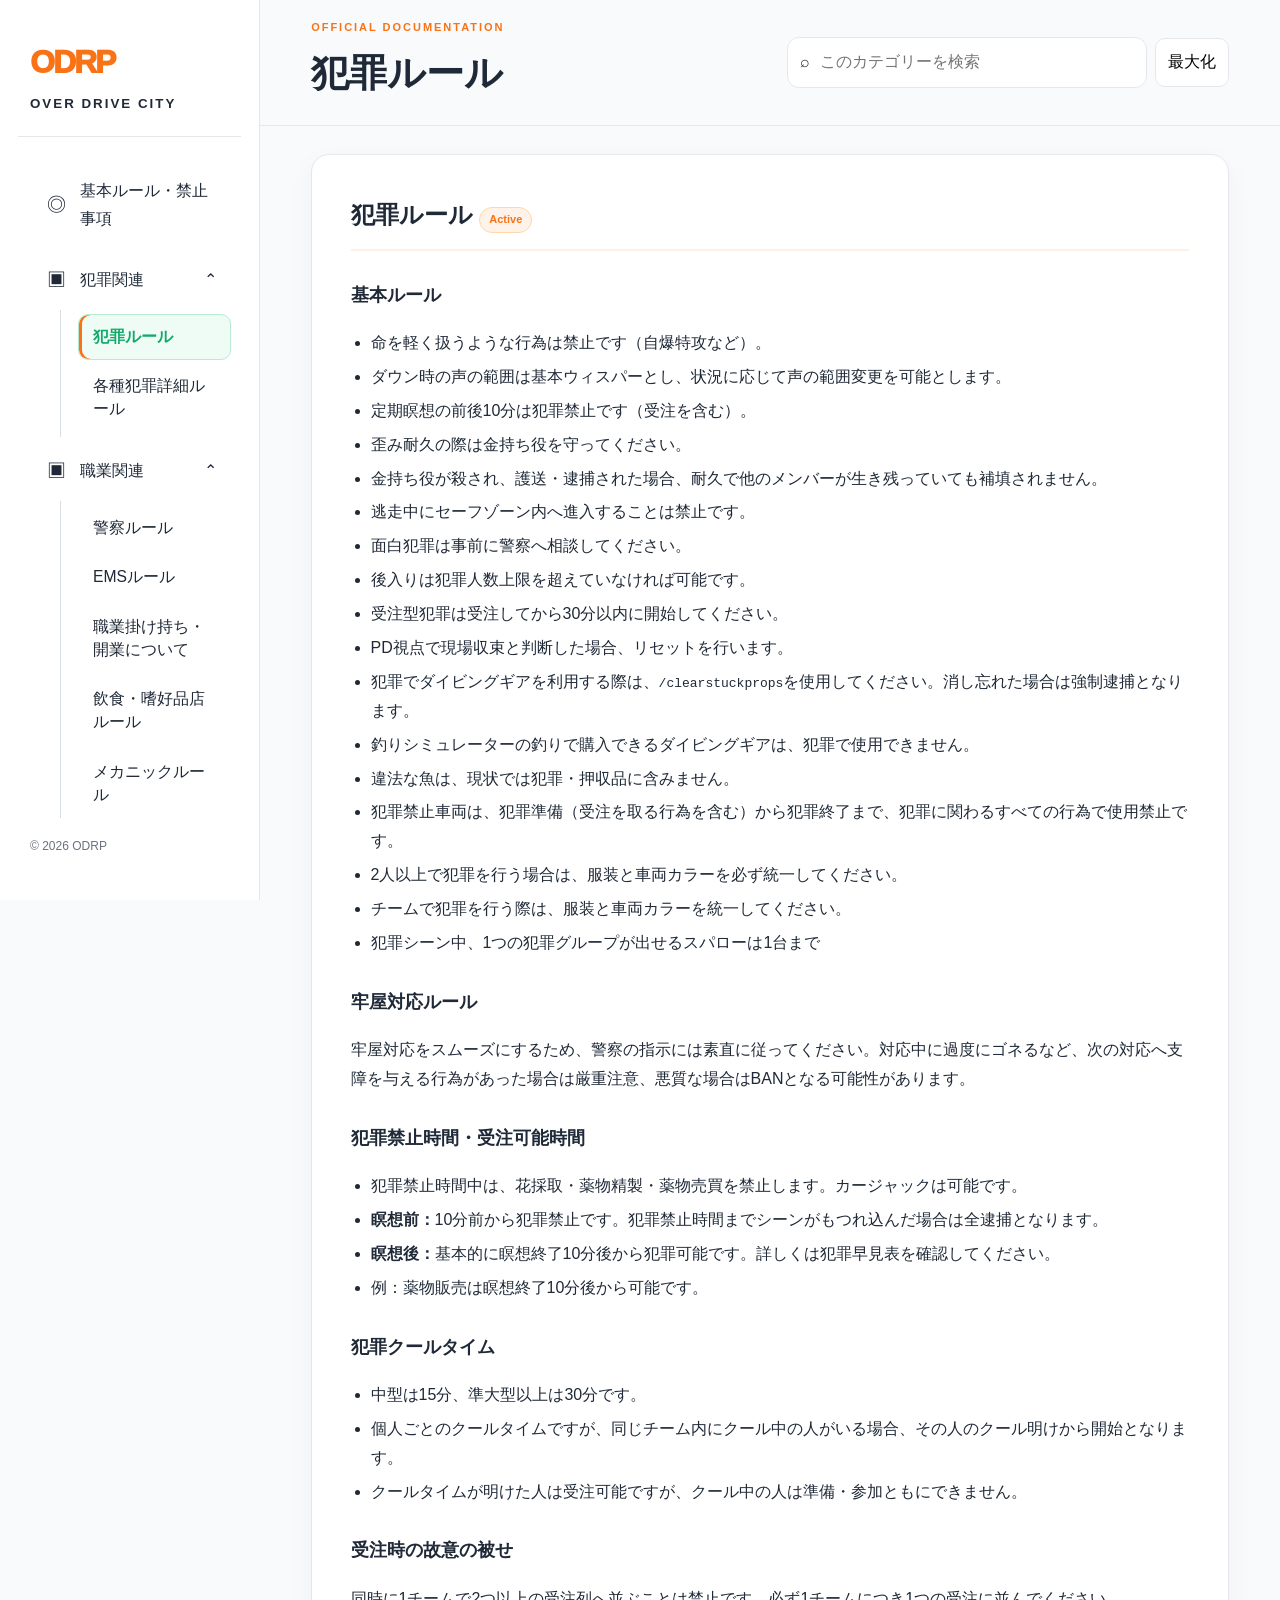
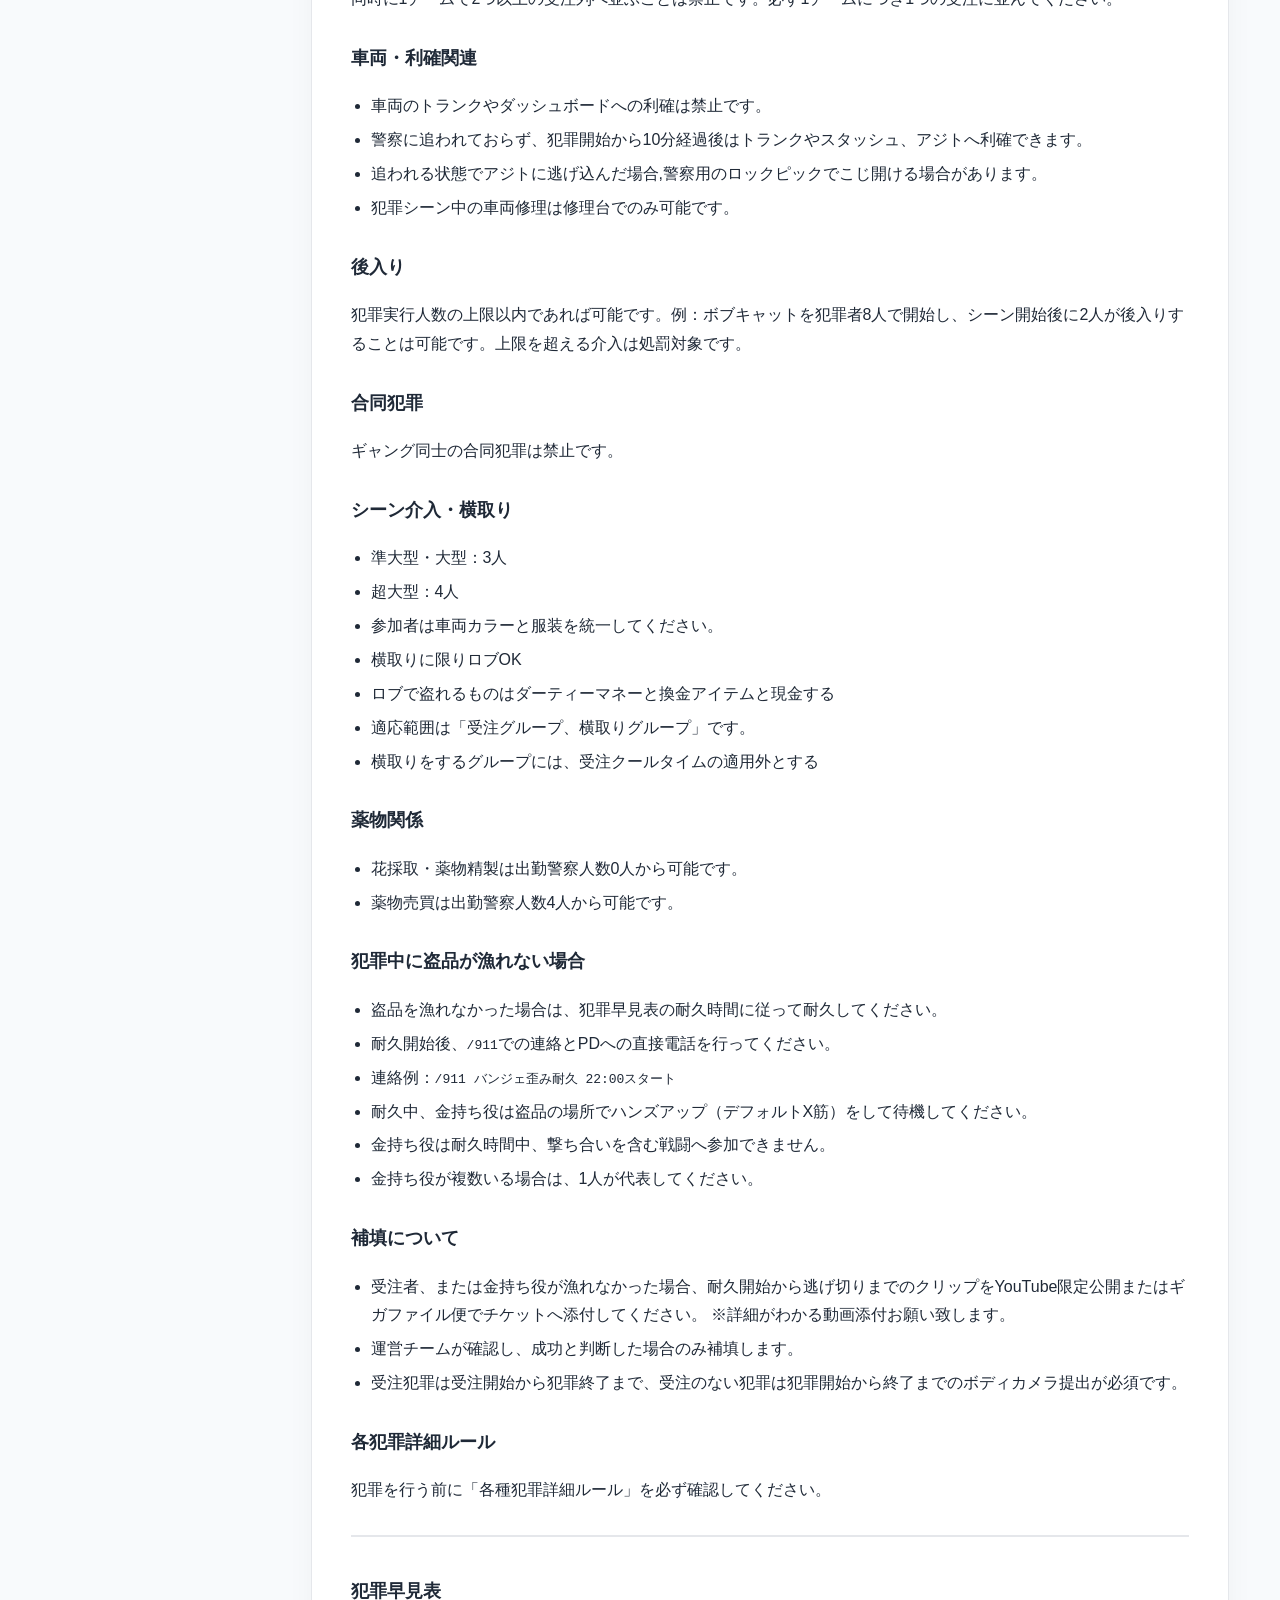
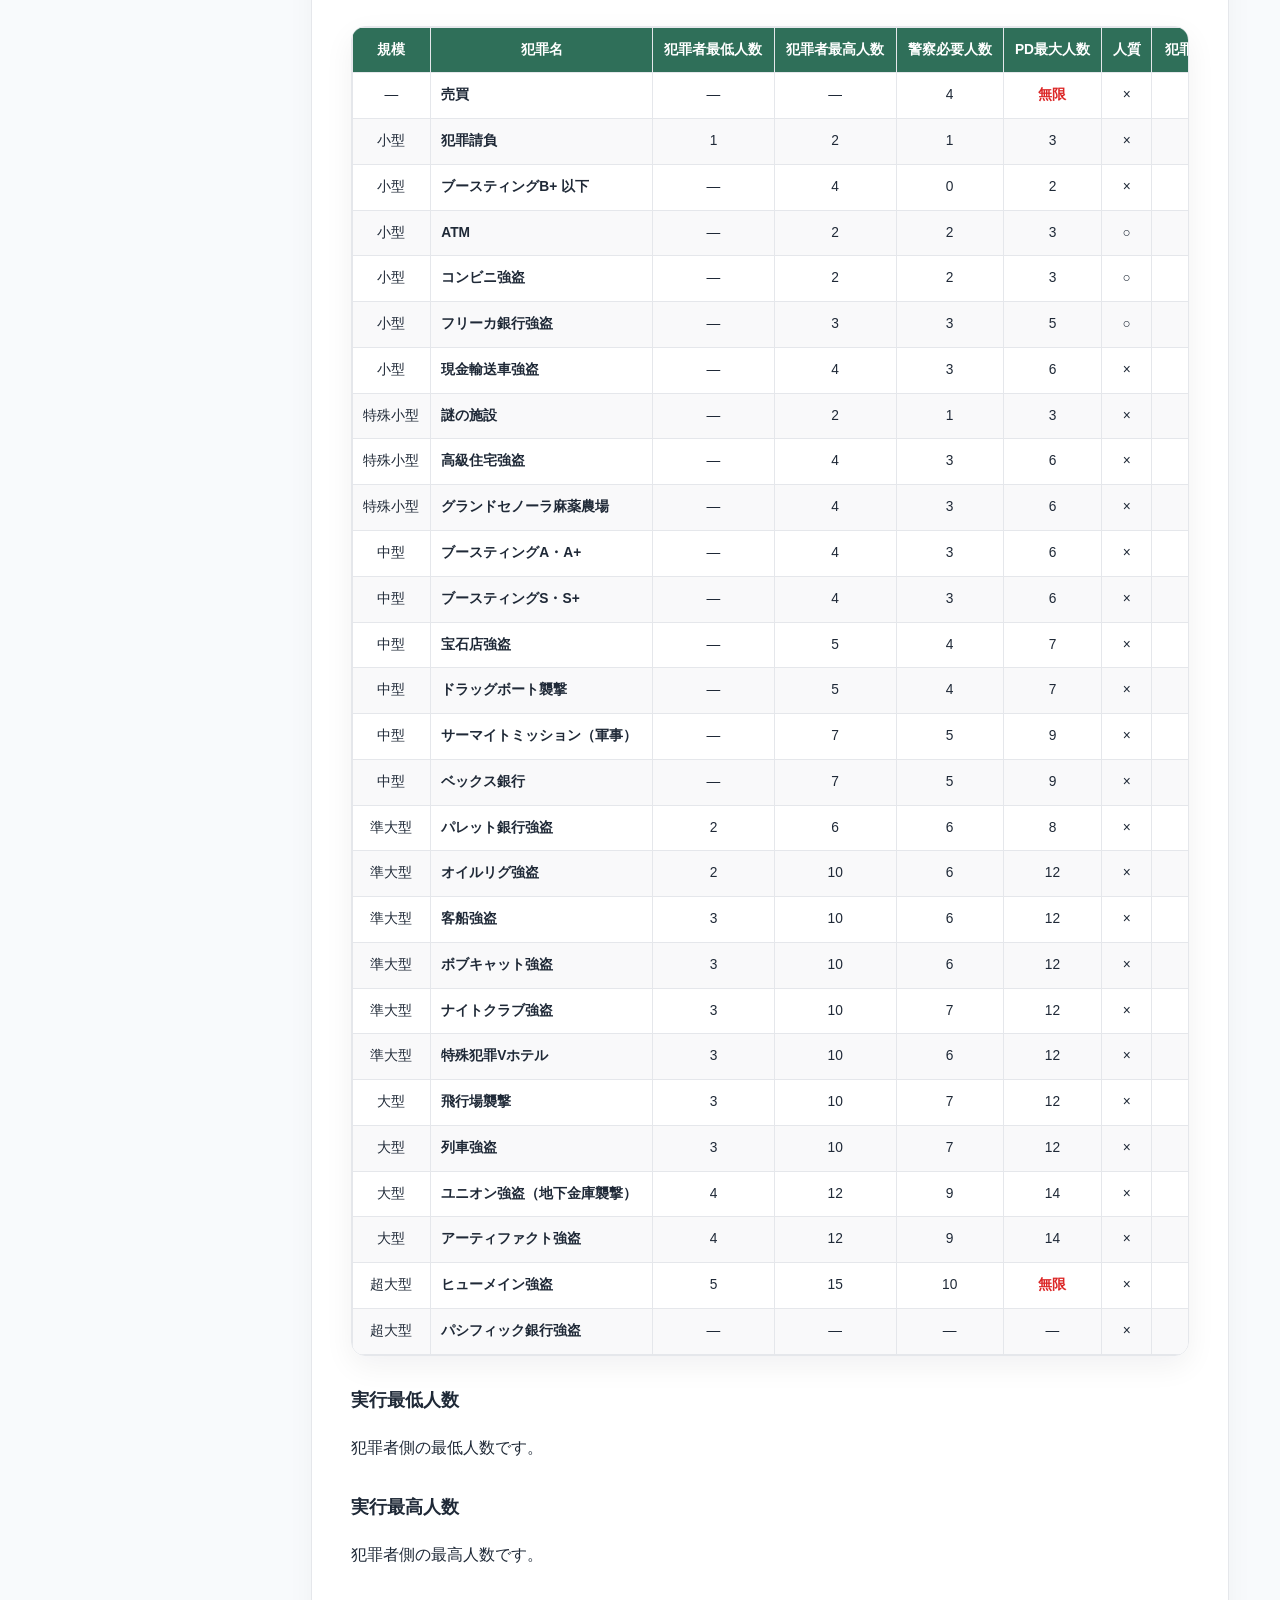
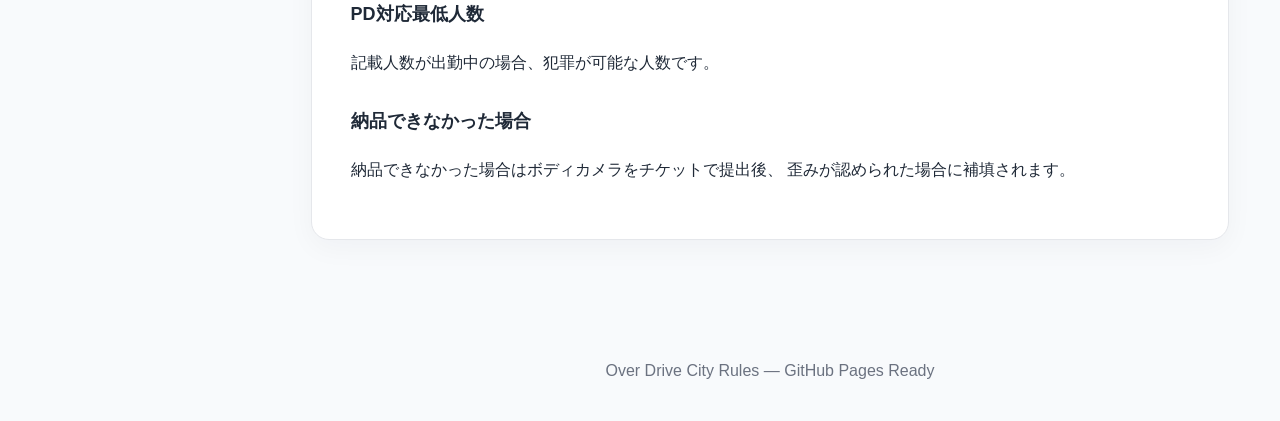
<file: index.html>
<!DOCTYPE html>
<html lang="ja" foxified-bridged="" foxified=""><head>
<meta charset="utf-8">
<meta content="width=device-width,initial-scale=1" name="viewport">
<meta content="#f97316" name="theme-color">
<meta content="Over Drive City（ODRP）公式ルールサイト" name="description">
<title>ODRP Rules | Over Drive City</title>
<link href="style.css" rel="stylesheet">
<script defer="" src="script.js"></script>
<style>.swal2-popup.swal2-toast{box-sizing:border-box;grid-column:1/4 !important;grid-row:1/4 !important;grid-template-columns:min-content auto min-content;padding:1em;overflow-y:hidden;background:#fff;box-shadow:0 0 1px rgba(0,0,0,.075),0 1px 2px rgba(0,0,0,.075),1px 2px 4px rgba(0,0,0,.075),1px 3px 8px rgba(0,0,0,.075),2px 4px 16px rgba(0,0,0,.075);pointer-events:all}.swal2-popup.swal2-toast>*{grid-column:2}.swal2-popup.swal2-toast .swal2-title{margin:.5em 1em;padding:0;font-size:1em;text-align:initial}.swal2-popup.swal2-toast .swal2-loading{justify-content:center}.swal2-popup.swal2-toast .swal2-input{height:2em;margin:.5em;font-size:1em}.swal2-popup.swal2-toast .swal2-validation-message{font-size:1em}.swal2-popup.swal2-toast .swal2-footer{margin:.5em 0 0;padding:.5em 0 0;font-size:.8em}.swal2-popup.swal2-toast .swal2-close{grid-column:3/3;grid-row:1/99;align-self:center;width:.8em;height:.8em;margin:0;font-size:2em}.swal2-popup.swal2-toast .swal2-html-container{margin:.5em 1em;padding:0;overflow:initial;font-size:1em;text-align:initial}.swal2-popup.swal2-toast .swal2-html-container:empty{padding:0}.swal2-popup.swal2-toast .swal2-loader{grid-column:1;grid-row:1/99;align-self:center;width:2em;height:2em;margin:.25em}.swal2-popup.swal2-toast .swal2-icon{grid-column:1;grid-row:1/99;align-self:center;width:2em;min-width:2em;height:2em;margin:0 .5em 0 0}.swal2-popup.swal2-toast .swal2-icon .swal2-icon-content{display:flex;align-items:center;font-size:1.8em;font-weight:bold}.swal2-popup.swal2-toast .swal2-icon.swal2-success .swal2-success-ring{width:2em;height:2em}.swal2-popup.swal2-toast .swal2-icon.swal2-error [class^=swal2-x-mark-line]{top:.875em;width:1.375em}.swal2-popup.swal2-toast .swal2-icon.swal2-error [class^=swal2-x-mark-line][class$=left]{left:.3125em}.swal2-popup.swal2-toast .swal2-icon.swal2-error [class^=swal2-x-mark-line][class$=right]{right:.3125em}.swal2-popup.swal2-toast .swal2-actions{justify-content:flex-start;height:auto;margin:0;margin-top:.5em;padding:0 .5em}.swal2-popup.swal2-toast .swal2-styled{margin:.25em .5em;padding:.4em .6em;font-size:1em}.swal2-popup.swal2-toast .swal2-success{border-color:#a5dc86}.swal2-popup.swal2-toast .swal2-success [class^=swal2-success-circular-line]{position:absolute;width:1.6em;height:3em;border-radius:50%}.swal2-popup.swal2-toast .swal2-success [class^=swal2-success-circular-line][class$=left]{top:-0.8em;left:-0.5em;transform:rotate(-45deg);transform-origin:2em 2em;border-radius:4em 0 0 4em}.swal2-popup.swal2-toast .swal2-success [class^=swal2-success-circular-line][class$=right]{top:-0.25em;left:.9375em;transform-origin:0 1.5em;border-radius:0 4em 4em 0}.swal2-popup.swal2-toast .swal2-success .swal2-success-ring{width:2em;height:2em}.swal2-popup.swal2-toast .swal2-success .swal2-success-fix{top:0;left:.4375em;width:.4375em;height:2.6875em}.swal2-popup.swal2-toast .swal2-success [class^=swal2-success-line]{height:.3125em}.swal2-popup.swal2-toast .swal2-success [class^=swal2-success-line][class$=tip]{top:1.125em;left:.1875em;width:.75em}.swal2-popup.swal2-toast .swal2-success [class^=swal2-success-line][class$=long]{top:.9375em;right:.1875em;width:1.375em}.swal2-popup.swal2-toast .swal2-success.swal2-icon-show .swal2-success-line-tip{animation:swal2-toast-animate-success-line-tip .75s}.swal2-popup.swal2-toast .swal2-success.swal2-icon-show .swal2-success-line-long{animation:swal2-toast-animate-success-line-long .75s}.swal2-popup.swal2-toast.swal2-show{animation:swal2-toast-show .5s}.swal2-popup.swal2-toast.swal2-hide{animation:swal2-toast-hide .1s forwards}div:where(.swal2-container){display:grid;position:fixed;z-index:1060;inset:0;box-sizing:border-box;grid-template-areas:"top-start     top            top-end" "center-start  center         center-end" "bottom-start  bottom-center  bottom-end";grid-template-rows:minmax(min-content, auto) minmax(min-content, auto) minmax(min-content, auto);height:100%;padding:.625em;overflow-x:hidden;transition:background-color .1s;-webkit-overflow-scrolling:touch}div:where(.swal2-container).swal2-backdrop-show,div:where(.swal2-container).swal2-noanimation{background:rgba(0,0,0,.4)}div:where(.swal2-container).swal2-backdrop-hide{background:rgba(0,0,0,0) !important}div:where(.swal2-container).swal2-top-start,div:where(.swal2-container).swal2-center-start,div:where(.swal2-container).swal2-bottom-start{grid-template-columns:minmax(0, 1fr) auto auto}div:where(.swal2-container).swal2-top,div:where(.swal2-container).swal2-center,div:where(.swal2-container).swal2-bottom{grid-template-columns:auto minmax(0, 1fr) auto}div:where(.swal2-container).swal2-top-end,div:where(.swal2-container).swal2-center-end,div:where(.swal2-container).swal2-bottom-end{grid-template-columns:auto auto minmax(0, 1fr)}div:where(.swal2-container).swal2-top-start>.swal2-popup{align-self:start}div:where(.swal2-container).swal2-top>.swal2-popup{grid-column:2;place-self:start center}div:where(.swal2-container).swal2-top-end>.swal2-popup,div:where(.swal2-container).swal2-top-right>.swal2-popup{grid-column:3;place-self:start end}div:where(.swal2-container).swal2-center-start>.swal2-popup,div:where(.swal2-container).swal2-center-left>.swal2-popup{grid-row:2;align-self:center}div:where(.swal2-container).swal2-center>.swal2-popup{grid-column:2;grid-row:2;place-self:center center}div:where(.swal2-container).swal2-center-end>.swal2-popup,div:where(.swal2-container).swal2-center-right>.swal2-popup{grid-column:3;grid-row:2;place-self:center end}div:where(.swal2-container).swal2-bottom-start>.swal2-popup,div:where(.swal2-container).swal2-bottom-left>.swal2-popup{grid-column:1;grid-row:3;align-self:end}div:where(.swal2-container).swal2-bottom>.swal2-popup{grid-column:2;grid-row:3;place-self:end center}div:where(.swal2-container).swal2-bottom-end>.swal2-popup,div:where(.swal2-container).swal2-bottom-right>.swal2-popup{grid-column:3;grid-row:3;place-self:end end}div:where(.swal2-container).swal2-grow-row>.swal2-popup,div:where(.swal2-container).swal2-grow-fullscreen>.swal2-popup{grid-column:1/4;width:100%}div:where(.swal2-container).swal2-grow-column>.swal2-popup,div:where(.swal2-container).swal2-grow-fullscreen>.swal2-popup{grid-row:1/4;align-self:stretch}div:where(.swal2-container).swal2-no-transition{transition:none !important}div:where(.swal2-container) div:where(.swal2-popup){display:none;position:relative;box-sizing:border-box;grid-template-columns:minmax(0, 100%);width:32em;max-width:100%;padding:0 0 1.25em;border:none;border-radius:5px;background:#fff;color:#545454;font-family:inherit;font-size:1rem}div:where(.swal2-container) div:where(.swal2-popup):focus{outline:none}div:where(.swal2-container) div:where(.swal2-popup).swal2-loading{overflow-y:hidden}div:where(.swal2-container) h2:where(.swal2-title){position:relative;max-width:100%;margin:0;padding:.8em 1em 0;color:inherit;font-size:1.875em;font-weight:600;text-align:center;text-transform:none;word-wrap:break-word}div:where(.swal2-container) div:where(.swal2-actions){display:flex;z-index:1;box-sizing:border-box;flex-wrap:wrap;align-items:center;justify-content:center;width:auto;margin:1.25em auto 0;padding:0}div:where(.swal2-container) div:where(.swal2-actions):not(.swal2-loading) .swal2-styled[disabled]{opacity:.4}div:where(.swal2-container) div:where(.swal2-actions):not(.swal2-loading) .swal2-styled:hover{background-image:linear-gradient(rgba(0, 0, 0, 0.1), rgba(0, 0, 0, 0.1))}div:where(.swal2-container) div:where(.swal2-actions):not(.swal2-loading) .swal2-styled:active{background-image:linear-gradient(rgba(0, 0, 0, 0.2), rgba(0, 0, 0, 0.2))}div:where(.swal2-container) div:where(.swal2-loader){display:none;align-items:center;justify-content:center;width:2.2em;height:2.2em;margin:0 1.875em;animation:swal2-rotate-loading 1.5s linear 0s infinite normal;border-width:.25em;border-style:solid;border-radius:100%;border-color:#2778c4 rgba(0,0,0,0) #2778c4 rgba(0,0,0,0)}div:where(.swal2-container) button:where(.swal2-styled){margin:.3125em;padding:.625em 1.1em;transition:box-shadow .1s;box-shadow:0 0 0 3px rgba(0,0,0,0);font-weight:500}div:where(.swal2-container) button:where(.swal2-styled):not([disabled]){cursor:pointer}div:where(.swal2-container) button:where(.swal2-styled).swal2-confirm{border:0;border-radius:.25em;background:initial;background-color:#7066e0;color:#fff;font-size:1em}div:where(.swal2-container) button:where(.swal2-styled).swal2-confirm:focus{box-shadow:0 0 0 3px rgba(112,102,224,.5)}div:where(.swal2-container) button:where(.swal2-styled).swal2-deny{border:0;border-radius:.25em;background:initial;background-color:#dc3741;color:#fff;font-size:1em}div:where(.swal2-container) button:where(.swal2-styled).swal2-deny:focus{box-shadow:0 0 0 3px rgba(220,55,65,.5)}div:where(.swal2-container) button:where(.swal2-styled).swal2-cancel{border:0;border-radius:.25em;background:initial;background-color:#6e7881;color:#fff;font-size:1em}div:where(.swal2-container) button:where(.swal2-styled).swal2-cancel:focus{box-shadow:0 0 0 3px rgba(110,120,129,.5)}div:where(.swal2-container) button:where(.swal2-styled).swal2-default-outline:focus{box-shadow:0 0 0 3px rgba(100,150,200,.5)}div:where(.swal2-container) button:where(.swal2-styled):focus{outline:none}div:where(.swal2-container) button:where(.swal2-styled)::-moz-focus-inner{border:0}div:where(.swal2-container) div:where(.swal2-footer){margin:1em 0 0;padding:1em 1em 0;border-top:1px solid #eee;color:inherit;font-size:1em;text-align:center}div:where(.swal2-container) .swal2-timer-progress-bar-container{position:absolute;right:0;bottom:0;left:0;grid-column:auto !important;overflow:hidden;border-bottom-right-radius:5px;border-bottom-left-radius:5px}div:where(.swal2-container) div:where(.swal2-timer-progress-bar){width:100%;height:.25em;background:rgba(0,0,0,.2)}div:where(.swal2-container) img:where(.swal2-image){max-width:100%;margin:2em auto 1em}div:where(.swal2-container) button:where(.swal2-close){z-index:2;align-items:center;justify-content:center;width:1.2em;height:1.2em;margin-top:0;margin-right:0;margin-bottom:-1.2em;padding:0;overflow:hidden;transition:color .1s,box-shadow .1s;border:none;border-radius:5px;background:rgba(0,0,0,0);color:#ccc;font-family:monospace;font-size:2.5em;cursor:pointer;justify-self:end}div:where(.swal2-container) button:where(.swal2-close):hover{transform:none;background:rgba(0,0,0,0);color:#f27474}div:where(.swal2-container) button:where(.swal2-close):focus{outline:none;box-shadow:inset 0 0 0 3px rgba(100,150,200,.5)}div:where(.swal2-container) button:where(.swal2-close)::-moz-focus-inner{border:0}div:where(.swal2-container) .swal2-html-container{z-index:1;justify-content:center;margin:1em 1.6em .3em;padding:0;overflow:auto;color:inherit;font-size:1.125em;font-weight:normal;line-height:normal;text-align:center;word-wrap:break-word;word-break:break-word}div:where(.swal2-container) input:where(.swal2-input),div:where(.swal2-container) input:where(.swal2-file),div:where(.swal2-container) textarea:where(.swal2-textarea),div:where(.swal2-container) select:where(.swal2-select),div:where(.swal2-container) div:where(.swal2-radio),div:where(.swal2-container) label:where(.swal2-checkbox){margin:1em 2em 3px}div:where(.swal2-container) input:where(.swal2-input),div:where(.swal2-container) input:where(.swal2-file),div:where(.swal2-container) textarea:where(.swal2-textarea){box-sizing:border-box;width:auto;transition:border-color .1s,box-shadow .1s;border:1px solid #d9d9d9;border-radius:.1875em;background:rgba(0,0,0,0);box-shadow:inset 0 1px 1px rgba(0,0,0,.06),0 0 0 3px rgba(0,0,0,0);color:inherit;font-size:1.125em}div:where(.swal2-container) input:where(.swal2-input).swal2-inputerror,div:where(.swal2-container) input:where(.swal2-file).swal2-inputerror,div:where(.swal2-container) textarea:where(.swal2-textarea).swal2-inputerror{border-color:#f27474 !important;box-shadow:0 0 2px #f27474 !important}div:where(.swal2-container) input:where(.swal2-input):focus,div:where(.swal2-container) input:where(.swal2-file):focus,div:where(.swal2-container) textarea:where(.swal2-textarea):focus{border:1px solid #b4dbed;outline:none;box-shadow:inset 0 1px 1px rgba(0,0,0,.06),0 0 0 3px rgba(100,150,200,.5)}div:where(.swal2-container) input:where(.swal2-input)::placeholder,div:where(.swal2-container) input:where(.swal2-file)::placeholder,div:where(.swal2-container) textarea:where(.swal2-textarea)::placeholder{color:#ccc}div:where(.swal2-container) .swal2-range{margin:1em 2em 3px;background:#fff}div:where(.swal2-container) .swal2-range input{width:80%}div:where(.swal2-container) .swal2-range output{width:20%;color:inherit;font-weight:600;text-align:center}div:where(.swal2-container) .swal2-range input,div:where(.swal2-container) .swal2-range output{height:2.625em;padding:0;font-size:1.125em;line-height:2.625em}div:where(.swal2-container) .swal2-input{height:2.625em;padding:0 .75em}div:where(.swal2-container) .swal2-file{width:75%;margin-right:auto;margin-left:auto;background:rgba(0,0,0,0);font-size:1.125em}div:where(.swal2-container) .swal2-textarea{height:6.75em;padding:.75em}div:where(.swal2-container) .swal2-select{min-width:50%;max-width:100%;padding:.375em .625em;background:rgba(0,0,0,0);color:inherit;font-size:1.125em}div:where(.swal2-container) .swal2-radio,div:where(.swal2-container) .swal2-checkbox{align-items:center;justify-content:center;background:#fff;color:inherit}div:where(.swal2-container) .swal2-radio label,div:where(.swal2-container) .swal2-checkbox label{margin:0 .6em;font-size:1.125em}div:where(.swal2-container) .swal2-radio input,div:where(.swal2-container) .swal2-checkbox input{flex-shrink:0;margin:0 .4em}div:where(.swal2-container) label:where(.swal2-input-label){display:flex;justify-content:center;margin:1em auto 0}div:where(.swal2-container) div:where(.swal2-validation-message){align-items:center;justify-content:center;margin:1em 0 0;padding:.625em;overflow:hidden;background:#f0f0f0;color:#666;font-size:1em;font-weight:300}div:where(.swal2-container) div:where(.swal2-validation-message)::before{content:"!";display:inline-block;width:1.5em;min-width:1.5em;height:1.5em;margin:0 .625em;border-radius:50%;background-color:#f27474;color:#fff;font-weight:600;line-height:1.5em;text-align:center}div:where(.swal2-container) .swal2-progress-steps{flex-wrap:wrap;align-items:center;max-width:100%;margin:1.25em auto;padding:0;background:rgba(0,0,0,0);font-weight:600}div:where(.swal2-container) .swal2-progress-steps li{display:inline-block;position:relative}div:where(.swal2-container) .swal2-progress-steps .swal2-progress-step{z-index:20;flex-shrink:0;width:2em;height:2em;border-radius:2em;background:#2778c4;color:#fff;line-height:2em;text-align:center}div:where(.swal2-container) .swal2-progress-steps .swal2-progress-step.swal2-active-progress-step{background:#2778c4}div:where(.swal2-container) .swal2-progress-steps .swal2-progress-step.swal2-active-progress-step~.swal2-progress-step{background:#add8e6;color:#fff}div:where(.swal2-container) .swal2-progress-steps .swal2-progress-step.swal2-active-progress-step~.swal2-progress-step-line{background:#add8e6}div:where(.swal2-container) .swal2-progress-steps .swal2-progress-step-line{z-index:10;flex-shrink:0;width:2.5em;height:.4em;margin:0 -1px;background:#2778c4}div:where(.swal2-icon){position:relative;box-sizing:content-box;justify-content:center;width:5em;height:5em;margin:2.5em auto .6em;border:0.25em solid rgba(0,0,0,0);border-radius:50%;border-color:#000;font-family:inherit;line-height:5em;cursor:default;user-select:none}div:where(.swal2-icon) .swal2-icon-content{display:flex;align-items:center;font-size:3.75em}div:where(.swal2-icon).swal2-error{border-color:#f27474;color:#f27474}div:where(.swal2-icon).swal2-error .swal2-x-mark{position:relative;flex-grow:1}div:where(.swal2-icon).swal2-error [class^=swal2-x-mark-line]{display:block;position:absolute;top:2.3125em;width:2.9375em;height:.3125em;border-radius:.125em;background-color:#f27474}div:where(.swal2-icon).swal2-error [class^=swal2-x-mark-line][class$=left]{left:1.0625em;transform:rotate(45deg)}div:where(.swal2-icon).swal2-error [class^=swal2-x-mark-line][class$=right]{right:1em;transform:rotate(-45deg)}div:where(.swal2-icon).swal2-error.swal2-icon-show{animation:swal2-animate-error-icon .5s}div:where(.swal2-icon).swal2-error.swal2-icon-show .swal2-x-mark{animation:swal2-animate-error-x-mark .5s}div:where(.swal2-icon).swal2-warning{border-color:#facea8;color:#f8bb86}div:where(.swal2-icon).swal2-warning.swal2-icon-show{animation:swal2-animate-error-icon .5s}div:where(.swal2-icon).swal2-warning.swal2-icon-show .swal2-icon-content{animation:swal2-animate-i-mark .5s}div:where(.swal2-icon).swal2-info{border-color:#9de0f6;color:#3fc3ee}div:where(.swal2-icon).swal2-info.swal2-icon-show{animation:swal2-animate-error-icon .5s}div:where(.swal2-icon).swal2-info.swal2-icon-show .swal2-icon-content{animation:swal2-animate-i-mark .8s}div:where(.swal2-icon).swal2-question{border-color:#c9dae1;color:#87adbd}div:where(.swal2-icon).swal2-question.swal2-icon-show{animation:swal2-animate-error-icon .5s}div:where(.swal2-icon).swal2-question.swal2-icon-show .swal2-icon-content{animation:swal2-animate-question-mark .8s}div:where(.swal2-icon).swal2-success{border-color:#a5dc86;color:#a5dc86}div:where(.swal2-icon).swal2-success [class^=swal2-success-circular-line]{position:absolute;width:3.75em;height:7.5em;border-radius:50%}div:where(.swal2-icon).swal2-success [class^=swal2-success-circular-line][class$=left]{top:-0.4375em;left:-2.0635em;transform:rotate(-45deg);transform-origin:3.75em 3.75em;border-radius:7.5em 0 0 7.5em}div:where(.swal2-icon).swal2-success [class^=swal2-success-circular-line][class$=right]{top:-0.6875em;left:1.875em;transform:rotate(-45deg);transform-origin:0 3.75em;border-radius:0 7.5em 7.5em 0}div:where(.swal2-icon).swal2-success .swal2-success-ring{position:absolute;z-index:2;top:-0.25em;left:-0.25em;box-sizing:content-box;width:100%;height:100%;border:.25em solid rgba(165,220,134,.3);border-radius:50%}div:where(.swal2-icon).swal2-success .swal2-success-fix{position:absolute;z-index:1;top:.5em;left:1.625em;width:.4375em;height:5.625em;transform:rotate(-45deg)}div:where(.swal2-icon).swal2-success [class^=swal2-success-line]{display:block;position:absolute;z-index:2;height:.3125em;border-radius:.125em;background-color:#a5dc86}div:where(.swal2-icon).swal2-success [class^=swal2-success-line][class$=tip]{top:2.875em;left:.8125em;width:1.5625em;transform:rotate(45deg)}div:where(.swal2-icon).swal2-success [class^=swal2-success-line][class$=long]{top:2.375em;right:.5em;width:2.9375em;transform:rotate(-45deg)}div:where(.swal2-icon).swal2-success.swal2-icon-show .swal2-success-line-tip{animation:swal2-animate-success-line-tip .75s}div:where(.swal2-icon).swal2-success.swal2-icon-show .swal2-success-line-long{animation:swal2-animate-success-line-long .75s}div:where(.swal2-icon).swal2-success.swal2-icon-show .swal2-success-circular-line-right{animation:swal2-rotate-success-circular-line 4.25s ease-in}[class^=swal2]{-webkit-tap-highlight-color:rgba(0,0,0,0)}.swal2-show{animation:swal2-show .3s}.swal2-hide{animation:swal2-hide .15s forwards}.swal2-noanimation{transition:none}.swal2-scrollbar-measure{position:absolute;top:-9999px;width:50px;height:50px;overflow:scroll}.swal2-rtl .swal2-close{margin-right:initial;margin-left:0}.swal2-rtl .swal2-timer-progress-bar{right:0;left:auto}@keyframes swal2-toast-show{0%{transform:translateY(-0.625em) rotateZ(2deg)}33%{transform:translateY(0) rotateZ(-2deg)}66%{transform:translateY(0.3125em) rotateZ(2deg)}100%{transform:translateY(0) rotateZ(0deg)}}@keyframes swal2-toast-hide{100%{transform:rotateZ(1deg);opacity:0}}@keyframes swal2-toast-animate-success-line-tip{0%{top:.5625em;left:.0625em;width:0}54%{top:.125em;left:.125em;width:0}70%{top:.625em;left:-0.25em;width:1.625em}84%{top:1.0625em;left:.75em;width:.5em}100%{top:1.125em;left:.1875em;width:.75em}}@keyframes swal2-toast-animate-success-line-long{0%{top:1.625em;right:1.375em;width:0}65%{top:1.25em;right:.9375em;width:0}84%{top:.9375em;right:0;width:1.125em}100%{top:.9375em;right:.1875em;width:1.375em}}@keyframes swal2-show{0%{transform:scale(0.7)}45%{transform:scale(1.05)}80%{transform:scale(0.95)}100%{transform:scale(1)}}@keyframes swal2-hide{0%{transform:scale(1);opacity:1}100%{transform:scale(0.5);opacity:0}}@keyframes swal2-animate-success-line-tip{0%{top:1.1875em;left:.0625em;width:0}54%{top:1.0625em;left:.125em;width:0}70%{top:2.1875em;left:-0.375em;width:3.125em}84%{top:3em;left:1.3125em;width:1.0625em}100%{top:2.8125em;left:.8125em;width:1.5625em}}@keyframes swal2-animate-success-line-long{0%{top:3.375em;right:2.875em;width:0}65%{top:3.375em;right:2.875em;width:0}84%{top:2.1875em;right:0;width:3.4375em}100%{top:2.375em;right:.5em;width:2.9375em}}@keyframes swal2-rotate-success-circular-line{0%{transform:rotate(-45deg)}5%{transform:rotate(-45deg)}12%{transform:rotate(-405deg)}100%{transform:rotate(-405deg)}}@keyframes swal2-animate-error-x-mark{0%{margin-top:1.625em;transform:scale(0.4);opacity:0}50%{margin-top:1.625em;transform:scale(0.4);opacity:0}80%{margin-top:-0.375em;transform:scale(1.15)}100%{margin-top:0;transform:scale(1);opacity:1}}@keyframes swal2-animate-error-icon{0%{transform:rotateX(100deg);opacity:0}100%{transform:rotateX(0deg);opacity:1}}@keyframes swal2-rotate-loading{0%{transform:rotate(0deg)}100%{transform:rotate(360deg)}}@keyframes swal2-animate-question-mark{0%{transform:rotateY(-360deg)}100%{transform:rotateY(0)}}@keyframes swal2-animate-i-mark{0%{transform:rotateZ(45deg);opacity:0}25%{transform:rotateZ(-25deg);opacity:.4}50%{transform:rotateZ(15deg);opacity:.8}75%{transform:rotateZ(-5deg);opacity:1}100%{transform:rotateX(0);opacity:1}}body.swal2-shown:not(.swal2-no-backdrop):not(.swal2-toast-shown){overflow:hidden}body.swal2-height-auto{height:auto !important}body.swal2-no-backdrop .swal2-container{background-color:rgba(0,0,0,0) !important;pointer-events:none}body.swal2-no-backdrop .swal2-container .swal2-popup{pointer-events:all}body.swal2-no-backdrop .swal2-container .swal2-modal{box-shadow:0 0 10px rgba(0,0,0,.4)}@media print{body.swal2-shown:not(.swal2-no-backdrop):not(.swal2-toast-shown){overflow-y:scroll !important}body.swal2-shown:not(.swal2-no-backdrop):not(.swal2-toast-shown)>[aria-hidden=true]{display:none}body.swal2-shown:not(.swal2-no-backdrop):not(.swal2-toast-shown) .swal2-container{position:static !important}}body.swal2-toast-shown .swal2-container{box-sizing:border-box;width:360px;max-width:100%;background-color:rgba(0,0,0,0);pointer-events:none}body.swal2-toast-shown .swal2-container.swal2-top{inset:0 auto auto 50%;transform:translateX(-50%)}body.swal2-toast-shown .swal2-container.swal2-top-end,body.swal2-toast-shown .swal2-container.swal2-top-right{inset:0 0 auto auto}body.swal2-toast-shown .swal2-container.swal2-top-start,body.swal2-toast-shown .swal2-container.swal2-top-left{inset:0 auto auto 0}body.swal2-toast-shown .swal2-container.swal2-center-start,body.swal2-toast-shown .swal2-container.swal2-center-left{inset:50% auto auto 0;transform:translateY(-50%)}body.swal2-toast-shown .swal2-container.swal2-center{inset:50% auto auto 50%;transform:translate(-50%, -50%)}body.swal2-toast-shown .swal2-container.swal2-center-end,body.swal2-toast-shown .swal2-container.swal2-center-right{inset:50% 0 auto auto;transform:translateY(-50%)}body.swal2-toast-shown .swal2-container.swal2-bottom-start,body.swal2-toast-shown .swal2-container.swal2-bottom-left{inset:auto auto 0 0}body.swal2-toast-shown .swal2-container.swal2-bottom{inset:auto auto 0 50%;transform:translateX(-50%)}body.swal2-toast-shown .swal2-container.swal2-bottom-end,body.swal2-toast-shown .swal2-container.swal2-bottom-right{inset:auto 0 0 auto}</style><style>
      .ejoy-sub-active{
        color: #1296ba !important;
      }
      
      .ejoy-sub-hovered{
        color: #1296ba !important;
      }
      .ejoy-sub-clzz{
        cursor: pointer;
        
        lineHeight: 1.2;
          font-size: 28px;
          color: #FFCC00; background: rgba(17, 17, 17, 0.7);
        
      }
      .ejoy-sub-clzz:hover{
        color: #1296ba !important;
      }
      .ej-trans-sub{
        position: absolute !important;
        width: 100% !important;
        display: flex !important;
        justify-content: center !important;
        align-items: center !important;
        z-index: 9999999 !important;
        cursor: move;
      }
      .ej-trans-sub > span{
        color: #3CF9ED;
        font-size: 18px;
        text-align: center;
        padding: 0 16px;
        line-height: 1.5;
        background: rgba(32, 26, 25, 0.8);
        // text-shadow: 0px 1px 4px black;
        padding: 0 8px;
        
        lineHeight: 1.2;
        font-size: 16px;
        color: #0CB1C7; background: rgba(67, 65, 65, 0.7);
      
      }
      .ej-full-screen-video{
        position: absolute;
        width: 30px;
        height: 30px;
        top: 30px;
        right: 10px;
        display: flex;
        justify-content: center;
        align-items: center;
        z-index: 99999999;
        cursor: pointer;
      }
      .ej-main-sub{
        position: absolute !important;
        width: 100% !important;
        display: flex !important;
        justify-content: center !important;
        align-items: center !important;
        z-index: 99999999 !important;
        cursor: move;
        padding: 0 8px;
      }
      .ej-main-sub > span{
        color: white;
        font-size: 20px;
        line-height: 1.5;
        text-align: center;
        background: rgba(32, 26, 25, 0.8);
        padding: 2px 8px;
        font-weight: normal !important;
        
        lineHeight: 1.2;
          font-size: 28px;
          color: #FFCC00; background: rgba(17, 17, 17, 0.7);
        
      }

      .ej-main-sub .ejoy-sub-clzz{
        background: transparent !important
      }

      .tran-subtitle > span{
        cursor: pointer;
        padding-left: 10px;
        top: 2px;
        position: relative;
      }

      .tran-subtitle > span > span{
        position: absolute;
        top: -170%;
        background: rgba(0,0,0,0.5);
        font-size: 13px;
        line-height: 20px;
        padding: 2px 8px;
        color: white;
        display: none;
        border-radius: 4px;
        white-space: nowrap;
        left: -50%;
        font-weight: normal;
      }

      .viewPopupPro {
        z-index: 2147483647;
        cursor: auto;
        position: absolute;
        z-index: 2147483647;
        background: #111111;
        transition: opacity 1s;
        width: 172px;
        height: 66px;
        opacity: 1;
        border-radius: 6px;
        display: flex;
        flex-direction: column;
        justify-content: center;
        align-items: center;
      }

      .titlePopupPro {
        font-style: normal;
        font-weight: 400;
        font-size: 10px;
        line-height: 12px;
        color: #E5E5E5;
        text-shadow: 0px 3px 3px rgba(0, 0, 0, 0.25);
      }
  
      .viewGoPro {
        background: #FFCC00;
        border-radius: 72.6257px;
        display: flex;
        justify-content: center;
        align-items: center;
        margin-top: 8px;
        padding-left: 10px;
        cursor: pointer;
  
      }

      .viewGoPro svg {
        pointer-events: none;
      }
      
      .textGoPro {
        font-style: normal;
        font-weight: 600;
        font-size: 10px;
        line-height: 12px;
        pointer-events: none;
        text-align: center;
        color: #FFFFFF;
        padding: 4px 14px 4px 4px;
      }

      .viewPopupPro{
        top: auto !important;
        bottom: 15px !important;
      }

      .view-icon-copy-main-sub:hover > span,
      .view-icon-edit-sub:hover > span,
      .view-icon-exit-full-sub:hover > span,
      .view-icon-full-sub:hover > span,
      .iconCrownGoPro:hover > span,
      .view-icon-copy-tran-sub:hover > span {
        display: block;
      }

      .iconCrownGoPro{
        padding-left: 0px !important;
        padding-right: 8px !important;
      }
      .iconCrownGoPro svg{
        width: 17px;
        height: 17px;
      }
      .view-icon-full-sub, .view-icon-exit-full-sub {
        display: flex;
      }

      .view-icon-full-sub > svg, .view-icon-exit-full-sub > svg {
        pointer-events: none;
      }

      .tran-subtitle > span > svg{
        width: 16px;
        height: 16px;
        pointer-events: none;
        display: inline-flex !important;
        vertical-align: baseline !important;
      }
      
      .view-icon-copy-main-sub > svg{
        pointer-events: none;
        color: #FFCC00
      }

      .iconCrownGoPro{
        padding-left: 0 !important;
        padding-right: 8px !important;
      }
      .view-icon-copy-tran-sub > svg{
        pointer-events: none;
        color: #0CB1C7
      }
      </style></head>
<body>
<header class="mobile-header"><button aria-label="メニューを開く" id="menuBtn">☰</button><strong>ODRP RULES</strong><button aria-label="表示切替" id="themeBtn">◐</button></header>
<aside class="sidebar" id="sidebar">
<a class="logo" href="#welcome"><span>ODRP</span><small>OVER DRIVE CITY</small></a>
<nav aria-label="カテゴリー" class="category-tree" id="categoryNav">
<button class="nav-item nav-root" data-category="basic-prohibited" aria-current="false"><span class="nav-icon">◎</span><span>基本ルール・禁止事項</span></button>
<section class="nav-group open">
<button aria-expanded="true" class="nav-group-title" type="button"><span class="nav-icon">▣</span><span>犯罪関連</span><span class="chevron">⌃</span></button>
<div class="nav-children">
<button class="nav-item active" data-category="crime" aria-current="page">犯罪ルール</button>
<button class="nav-item" data-category="crime-details" aria-current="false">各種犯罪詳細ルール</button>
</div>
</section>
<section class="nav-group open">
<button aria-expanded="true" class="nav-group-title" type="button"><span class="nav-icon">▣</span><span>職業関連</span><span class="chevron">⌃</span></button>
<div class="nav-children">
<button class="nav-item" data-category="police" aria-current="false">警察ルール</button>
<button class="nav-item" data-category="ems" aria-current="false">EMSルール</button>
<button class="nav-item" data-category="jobs" aria-current="false">職業掛け持ち・開業について</button>
<button class="nav-item" data-category="restaurants" aria-current="false">飲食・嗜好品店ルール</button>
<button class="nav-item" data-category="mechanic" aria-current="false">メカニックルール</button>
<button class="nav-item" data-category="doctor" aria-current="false">個人医ルール</button>
<button class="nav-item" data-category="vehicle-prices" aria-current="false">ODRP 車両価格一覧</button>
</div>
</section>
<section class="nav-group open">
<button aria-expanded="true" class="nav-group-title" type="button"><span class="nav-icon">▣</span><span>その他</span><span class="chevron">⌃</span></button>
<div class="nav-children">
<button class="nav-item" data-category="police-safezone" aria-current="false">警察署襲撃範囲＆セーフゾーン</button>
<button class="nav-item" data-category="redzone" aria-current="false">レッドゾーンについて</button>
<button class="nav-item" data-category="delivery" aria-current="false">配信ルール</button>
<button class="nav-item" data-category="support" aria-current="false">支援について</button>
<a class="nav-item" href="changelog.html" aria-current="false"><span>変更履歴</span></a>
<button class="nav-item" data-category="contact" aria-current="false">お問い合わせ</button>
</div>
</section>
</nav>
<div class="side-footer">© <span id="year">2026</span> ODRP</div>
</aside>
<div class="overlay" id="overlay"></div>
<main class="main">
<section class="topbar">
<div><p class="eyebrow">OFFICIAL DOCUMENTATION</p><h1 id="pageTitle">犯罪ルール</h1></div>
<div class="tools"><label class="search"><span>⌕</span><input id="searchInput" placeholder="このカテゴリーを検索" type="search"></label><button id="wideBtn">最大化</button></div>
</section>

<div class="search-status" hidden="" id="searchStatus"></div>
<section class="category" data-category="welcome">
<article class="hero-card">
<div>
<p class="badge">WELCOME</p>
<h2>Welcome to ODRP</h2>
<p class="lead">物語・犯罪・現実<br><strong>選択の数だけ、結末がある。</strong></p>
<h3>はじめに</h3>
<p>ようこそODRPへ！</p>
<p>自分のしたい事を、ここで出会う仲間達と共に、やりたいようにやってください。</p>
<blockquote><strong>選択の数だけ、結末がある。</strong><br>一本道じゃ終わらない物語<br>分岐する運命<br>その先は自分次第。欲望か、信念か。<br>すべては選択だ。この街に、正解はない。</blockquote>
<p>あなたらしいRPをODRPで思う存分楽しんでください！</p>
<p>当サーバーはRP（ロールプレイ）サーバーです。参加する場合は、最低限のモラル・マナーを守ってください。</p>
</div>
<div aria-label="Over Drive Cityの都市イメージ" class="city-hero"><div class="sun"></div><div class="mountains"></div><div class="skyline"><i></i><i></i><i></i><i></i><i></i><i></i><i></i></div><div class="hero-logo"><b>ODRP</b><span>Over Drive City</span></div><div class="road"></div></div>
</article>
<article class="rule-card"><h2>Table of Content</h2><ul><li>Welcome to ODRP</li><li>基本ルール</li><li>禁止事項</li></ul></article>
</section>
<section class="category" data-category="basic-prohibited">
<article class="rule-card"><h2><span>01</span> 基本ルール</h2>
<div class="notice">運営メンバーへのDMは、許可された場合のみ送ってください。<br>※ルールは随時変更する可能性があります。</div>
<h3>参加条件</h3><p>以下の条件に該当する方のみ参加可能です。</p><ul><li>RPの趣旨を理解している方</li><li>一般的なマナー・モラルを守れる方</li><li>実年齢18歳未満の方は参加できません。</li><li>サーバーの世界観を壊す行動・言動をしない方</li></ul>
<h3>BAN権限について</h3><p>以下のロールを付与されている運営メンバーは、サーバールール違反者をBANする権限を有します。</p><p><strong>市長　副市長　公式ADOBE</strong></p><ul><li>BANの判断は運営側の裁量で行われます。</li><li>いかなる場合でもBAN理由の開示は行いません。</li><li>異議申し立てがある場合は、HPのお問い合わせフォームからのみ送信することが可能です。</li><li>それ以外の方法（Discord・DM）でのお問い合わせには一切対応しません。</li><li>運営メンバーへのDMは、許可された場合のみ送ってください。</li></ul>
<h3>瞑想時間</h3><p><strong>6:00　14:00　18:00　26:00</strong></p>
<h3>初心者マークについて</h3><p>初心者マークが付いている状態で犯罪を行うことを禁止します。</p>
<h3>白市民パスについて</h3><p>他のプレイヤーの白市民パスを借り、割引などを受けることを禁止します。発覚した場合は、貸したプレイヤーの白市民パスを剥奪します。</p>
<h3>初心者割・白市民割について</h3><ul><li>初心者割と白市民割は重複しません。</li><li>白市民パスは初心者マークが外れたあと発行可能です。</li><li>禊は、最終逮捕歴から2週間経過で完了です。</li><li>禊完了後、白市民パスが発行可能となります。</li><li>白市民パス所持者、または初心者割では、飲食店等でお得な割引を受けられます。</li></ul>
<h3>街中での支払いについて</h3><p>支払い（罰金・治療費・飲食費・カスタム代など）は、必ずその場で行ってください。支払えない状態で犯罪や購入などを行うことを禁止します。</p>
<h3>名前について</h3><ul><li>Discord名を街の名前にしてください。</li><li>ホワイトリストでは、「あああ」など、よく分からない名前は通らないものと考えてください。</li></ul>
<h3>キャラモデルについて</h3><p>男性：<code>mp_m_freemode_01</code><br>女性：<code>mp_f_freemode_01</code><br>上記のモデルを使用してください。</p>
</article>
<article class="rule-card danger"><h2><span>02</span> 禁止事項 <span class="status">New</span></h2>
<p>以下の行為は禁止です。違反した場合は、警告・BANなどの対応を行います。</p>
<div class="rule-grid">
<div><h3>チート・グリッチ</h3><p>あらゆる理由があってもチートの使用は禁止です。発覚時は一発BANです。グリッチの使用も禁止です。基本は警告、内容により処罰します。</p></div>
<div><h3>スピードブースト・グリッチロール</h3><p>厳禁です。</p></div>
<div><h3>RDM / VDM</h3><p>犯罪シーン以外でのRDM（ランダムデスマッチ）・VDM（ビーグルデスマッチ）は禁止です。</p></div>
<div><h3>no water 　no bush　トレーサー系　禁止</h3><p>Citizenは可能ですが、波を消すものに関しては禁止とします。なお、禁止されているものの使用が確認された場合BANとします。</p></div>
<div><h3>ゲーム内のサウンド改変</h3><p>禁止です。</p></div>
<div><h3>クルーズコントロール</h3><p>禁止です。</p></div>
<div><h3>無線撃ち</h3><p>戦闘中に無線を使い、エモートで銃を隠す行為は禁止です。</p></div>
<div><h3>エモキャン</h3><p>エモートキャンセル、リロキャン、スライディングキャンセル、飛び降りキャンセルなどは禁止です。</p></div>
<div><h3>ドライブバイ</h3><p>Fで車両に乗った状態で射撃する行為は禁止です。</p></div>
<div><h3>松葉状態での運転</h3><p>禁止です。</p></div>
<div><h3>ヘリの扉</h3><p>扉を開けたまま運転することは禁止です。</p></div>
<div><h3>防弾・武器カスタム</h3><p>カスタムで装備できる防弾、武器関係は禁止です。</p></div>
<div><h3>レティクルの表示</h3><p>外部ツールを含め使用禁止です。削除方法：F8コマンドで <code>profile_reticulesize -10</code> を入力してください。</p></div>
<div><h3>犯罪中の無線名</h3><p>犯罪中に無線の名前を変更することは禁止です。</p></div>
<div><h3>グレーゾーン</h3><p>グレーゾーンを突く行為は禁止です。</p></div>
<div><h3>コンバットログ</h3><p>戦闘・犯罪シーン中のログアウトは禁止です。犯罪シーン中に強制瞑想が発生した場合は、警察署へ出頭し相談してください。</p></div>
<div><h3>白い服装・車両</h3><p>重強盗以上の犯罪で、白い服装や車両を使用することは禁止です。</p></div>
<div><h3>犯罪中のエモート</h3><p>禁止です。</p></div>
<div><h3>犯罪中のスケボー</h3><p>使用禁止です。</p></div>
<div><h3>ゾンビ行為</h3><p>一度シーン中にダウンしたら、シーンに復帰不可能です。</p></div>
<div><h3>シーン中の立てこもり禁止</h3><p>全犯罪、30分以上の立てこもりを禁止とします。</p></div>
<div><h3>パワーゲーミング</h3><p>現実的に不可能な行動や、一方的に有利な状況を押し付けるRPは禁止です。</p></div>
<div><h3>ガレージでのパワープレイ</h3><p>警察が目視している、または把握している状態で、薬物や盗難物が入った車両をガレージに隠し、警察の指示に従わず出さない行為は禁止です。犯罪シーンでは歩行スタイルの変更も禁止です。</p></div>
<div><h3>防弾ヘルメット</h3><p>使用禁止です。</p></div>
<div><h3>HUDの悪用</h3><p>HUDをレティクル代わりに配置することは禁止です。</p></div>
<div><h3>セーフゾーン</h3><p>セーフゾーンに記載されている場所で、犯罪行為とみなされるものはすべて禁止です。</p></div>
<div><h3>ROB</h3><p>プレイヤーを脅す・殺害して奪う行為、他プレイヤーのトランクから奪う行為は禁止です。</p></div>
<div><h3>アンチRP</h3><p>RPの流れを壊す行為は禁止です。RPサーバーであることを理解してください。</p></div>
<div><h3>ハラスメント</h3><p>セクシャルハラスメント、ストーカー、つきまとい、過度な粘着行為などは禁止です。判断基準は運営陣が最終決定権を持ちます。</p></div>
<div><h3>ヘイトスピーチ</h3><p>差別発言・ヘイトスピーチは禁止です。</p></div>
<div><h3>ルールの穴を突く行為</h3><p>ルールの抜け道を利用した行為は禁止です。「書いていないからOK」という解釈は通用しません。疑問がある場合はチケットで確認してください。</p></div>
<div><h3>著作権</h3><p>配信・使用素材などの著作権は必ず遵守してください。</p></div>
<div><h3>メタゲーム</h3><p>ゲーム外の情報をRPに持ち込む行為は禁止です。</p></div>
<div><h3>ゴースティング</h3><p>街にいる間に他住民の配信を閲覧すること、配信で得た情報を街中へ持ち込むことは禁止です。詳細は配信ルールを確認してください。</p></div>
<div><h3>トローリング</h3><p>故意に他プレイヤーを困らせる行為は禁止です。</p></div>
<div><h3>RMT</h3><p>リアルマネートレード（支援以外の、現実の現金での取引）は禁止です。</p></div>
<div><h3>OOC発言</h3><p>「クリップ取ったからな」「BANされろよ」など、街のキャラクターが言わない内容の発言は禁止です。</p></div>
<div><h3>外部通話</h3><p>街中でDiscordなどの外部ツールを使用して通話する行為は禁止です。</p></div>
</div>
</article>
</section><section class="category active" data-category="crime">
<article class="rule-card"><h2>犯罪ルール <span class="status">Active</span></h2>
<h3>基本ルール</h3><ul>
<li>命を軽く扱うような行為は禁止です（自爆特攻など）。</li>
<li>ダウン時の声の範囲は基本ウィスパーとし、状況に応じて声の範囲変更を可能とします。</li>
<li>定期瞑想の前後10分は犯罪禁止です（受注を含む）。</li>
<li>歪み耐久の際は金持ち役を守ってください。</li>
<li>金持ち役が殺され、護送・逮捕された場合、耐久で他のメンバーが生き残っていても補填されません。</li>
<li>逃走中にセーフゾーン内へ進入することは禁止です。</li>
<li>面白犯罪は事前に警察へ相談してください。</li>
<li>後入りは犯罪人数上限を超えていなければ可能です。</li>
<li>受注型犯罪は受注してから30分以内に開始してください。</li>
<li>PD視点で現場収束と判断した場合、リセットを行います。</li>
<li>犯罪でダイビングギアを利用する際は、<code>/clearstuckprops</code>を使用してください。消し忘れた場合は強制逮捕となります。</li>
<li>釣りシミュレーターの釣りで購入できるダイビングギアは、犯罪で使用できません。</li>
<li>違法な魚は、現状では犯罪・押収品に含みません。</li>
<li>犯罪禁止車両は、犯罪準備（受注を取る行為を含む）から犯罪終了まで、犯罪に関わるすべての行為で使用禁止です。</li>
<li>2人以上で犯罪を行う場合は、服装と車両カラーを必ず統一してください。</li>
<li>チームで犯罪を行う際は、服装と車両カラーを統一してください。</li>
<li>犯罪シーン中、1つの犯罪グループが出せるスパローは1台まで</li>
</ul>
<h3>牢屋対応ルール</h3><p>牢屋対応をスムーズにするため、警察の指示には素直に従ってください。対応中に過度にゴネるなど、次の対応へ支障を与える行為があった場合は厳重注意、悪質な場合はBANとなる可能性があります。</p>
<h3>犯罪禁止時間・受注可能時間</h3>
<ul><li>犯罪禁止時間中は、花採取・薬物精製・薬物売買を禁止します。カージャックは可能です。</li><li><strong>瞑想前：</strong>10分前から犯罪禁止です。犯罪禁止時間までシーンがもつれ込んだ場合は全逮捕となります。</li><li><strong>瞑想後：</strong>基本的に瞑想終了10分後から犯罪可能です。詳しくは犯罪早見表を確認してください。</li><li>例：薬物販売は瞑想終了10分後から可能です。</li></ul>
<h3>犯罪クールタイム</h3><ul><li>中型は15分、準大型以上は30分です。</li><li>個人ごとのクールタイムですが、同じチーム内にクール中の人がいる場合、その人のクール明けから開始となります。</li><li>クールタイムが明けた人は受注可能ですが、クール中の人は準備・参加ともにできません。</li></ul>
<h3>受注時の故意の被せ</h3><p>同時に1チームで2つ以上の受注列へ並ぶことは禁止です。必ず1チームにつき1つの受注に並んでください。</p>
<h3>車両・利確関連</h3><ul><li>車両のトランクやダッシュボードへの利確は禁止です。</li><li>警察に追われておらず、犯罪開始から10分経過後はトランクやスタッシュ、アジトへ利確できます。</li><li>追われる状態でアジトに逃げ込んだ場合,警察用のロックピックでこじ開ける場合があります。</li><li>犯罪シーン中の車両修理は修理台でのみ可能です。</li></ul>
<h3>後入り</h3><p>犯罪実行人数の上限以内であれば可能です。例：ボブキャットを犯罪者8人で開始し、シーン開始後に2人が後入りすることは可能です。上限を超える介入は処罰対象です。</p>
<h3>合同犯罪</h3><p>ギャング同士の合同犯罪は禁止です。</p>
<h3>シーン介入・横取り</h3><ul><li>準大型・大型：3人</li><li>超大型：4人</li><li>参加者は車両カラーと服装を統一してください。</li><li>横取りに限りロブOK</li><li>ロブで盗れるものはダーティーマネーと換金アイテムと現金する</li><li>適応範囲は「受注グループ、横取りグループ」です。</li><li>横取りをするグループには、受注クールタイムの適用外とする 
</li></ul>
<h3>薬物関係</h3><ul><li>花採取・薬物精製は出勤警察人数0人から可能です。</li><li>薬物売買は出勤警察人数4人から可能です。</li></ul>
<h3>犯罪中に盗品が漁れない場合</h3><ul><li>盗品を漁れなかった場合は、犯罪早見表の耐久時間に従って耐久してください。</li><li>耐久開始後、<code>/911</code>での連絡とPDへの直接電話を行ってください。</li><li>連絡例：<code>/911 バンジェ歪み耐久 22:00スタート</code></li><li>耐久中、金持ち役は盗品の場所でハンズアップ（デフォルトX筋）をして待機してください。</li><li>金持ち役は耐久時間中、撃ち合いを含む戦闘へ参加できません。</li><li>金持ち役が複数いる場合は、1人が代表してください。</li></ul>
<h3>補填について</h3><ul><li contenteditable="false">受注者、または金持ち役が漁れなかった場合、耐久開始から逃げ切りまでのクリップをYouTube限定公開またはギガファイル便でチケットへ添付してください。
※詳細がわかる動画添付お願い致します。</li><li>運営チームが確認し、成功と判断した場合のみ補填します。</li><li>受注犯罪は受注開始から犯罪終了まで、受注のない犯罪は犯罪開始から終了までのボディカメラ提出が必須です。</li></ul>
<h3>各犯罪詳細ルール</h3><p>犯罪を行う前に「各種犯罪詳細ルール」を必ず確認してください。</p>
<div class="quick-table-block" id="crime-quick-table">
<h3>犯罪早見表</h3>
<div class="table-wrap crime-table-wrap"><table class="crime-table">
<thead>
  <tr>
    <th>規模</th>
    <th>犯罪名</th>
    <th>犯罪者最低人数</th>
    <th>犯罪者最高人数</th>
    <th>警察必要人数</th>
    <th>PD最大人数</th>
    <th>人質</th>
    <th>犯罪禁止時間明け受注可能時間</th>
    <th>耐久時間</th>
    <th>刑務期間</th>
  </tr>
</thead>

<tbody>
  <tr><td>—</td><td>売買</td><td>—</td><td>—</td><td>4</td><td class="unlimited">無限</td><td>×</td><td>—</td><td>—</td><td>—</td></tr>
  <tr><td>小型</td><td>犯罪請負</td><td>1</td><td>2</td><td>1</td><td>3</td><td>×</td><td>—</td><td>—</td><td>—</td></tr>
  <tr><td>小型</td><td>ブースティングB+ 以下</td><td>—</td><td>4</td><td>0</td><td>2</td><td>×</td><td>—</td><td>—</td><td>—</td></tr>
  <tr><td>小型</td><td>ATM</td><td>—</td><td>2</td><td>2</td><td>3</td><td>○</td><td>—</td><td>—</td><td>—</td></tr>
  <tr><td>小型</td><td>コンビニ強盗</td><td>—</td><td>2</td><td>2</td><td>3</td><td>○</td><td>—</td><td>—</td><td>—</td></tr>
  <tr><td>小型</td><td>フリーカ銀行強盗</td><td>—</td><td>3</td><td>3</td><td>5</td><td>○</td><td>—</td><td>—</td><td>—</td></tr>
  <tr><td>小型</td><td>現金輸送車強盗</td><td>—</td><td>4</td><td>3</td><td>6</td><td>×</td><td>15分後</td><td>—</td><td>—</td></tr>

  <tr><td>特殊小型</td><td>謎の施設</td><td>—</td><td>2</td><td>1</td><td>3</td><td>×</td><td>—</td><td>—</td><td>—</td></tr>
  <tr><td>特殊小型</td><td>高級住宅強盗</td><td>—</td><td>4</td><td>3</td><td>6</td><td>×</td><td>—</td><td>—</td><td>—</td></tr>
  <tr><td>特殊小型</td><td>グランドセノーラ麻薬農場</td><td>—</td><td>4</td><td>3</td><td>6</td><td>×</td><td>—</td><td>—</td><td>—</td></tr>

  <tr><td>中型</td><td>ブースティングA・A+</td><td>—</td><td>4</td><td>3</td><td>6</td><td>×</td><td>—</td><td>—</td><td>—</td></tr>
  <tr><td>中型</td><td>ブースティングS・S+</td><td>—</td><td>4</td><td>3</td><td>6</td><td>×</td><td>—</td><td>—</td><td>—</td></tr>
  <tr><td>中型</td><td>宝石店強盗</td><td>—</td><td>5</td><td>4</td><td>7</td><td>×</td><td>15分後</td><td>3分</td><td>10分</td></tr>
  <tr><td>中型</td><td>ドラッグボート襲撃</td><td>—</td><td>5</td><td>4</td><td>7</td><td>×</td><td>15分後</td><td>3分</td><td>10分</td></tr>
  <tr><td>中型</td><td>サーマイトミッション（軍事）</td><td>—</td><td>7</td><td>5</td><td>9</td><td>×</td><td>15分後</td><td>—</td><td>10分</td></tr>
  <tr><td>中型</td><td>ベックス銀行</td><td>—</td><td>7</td><td>5</td><td>9</td><td>×</td><td>20分後</td><td>5分</td><td>20分</td></tr>

  <tr><td>準大型</td><td>パレット銀行強盗</td><td>2</td><td>6</td><td>6</td><td>8</td><td>×</td><td>20分後</td><td>5分</td><td>20分</td></tr>
  <tr><td>準大型</td><td>オイルリグ強盗</td><td>2</td><td>10</td><td>6</td><td>12</td><td>×</td><td>20分後</td><td>5分</td><td>20分</td></tr>
  <tr><td>準大型</td><td>客船強盗</td><td>3</td><td>10</td><td>6</td><td>12</td><td>×</td><td>20分後</td><td>5分</td><td>20分</td></tr>
  <tr><td>準大型</td><td>ボブキャット強盗</td><td>3</td><td>10</td><td>6</td><td>12</td><td>×</td><td>20分後</td><td>5分</td><td>20分</td></tr>
  <tr><td>準大型</td><td>ナイトクラブ強盗</td><td>3</td><td>10</td><td>7</td><td>12</td><td>×</td><td>30分後</td><td>5分</td><td>20分</td></tr>
  <tr><td>準大型</td><td>特殊犯罪Vホテル</td><td>3</td><td>10</td><td>6</td><td>12</td><td>×</td><td>30分後</td><td>10分</td><td>20分</td></tr>

  <tr><td>大型</td><td>飛行場襲撃</td><td>3</td><td>10</td><td>7</td><td>12</td><td>×</td><td>30分後</td><td>5分</td><td>30分</td></tr>
  <tr><td>大型</td><td>列車強盗</td><td>3</td><td>10</td><td>7</td><td>12</td><td>×</td><td>40分後</td><td>5分</td><td>30分</td></tr>
  <tr><td>大型</td><td>ユニオン強盗（地下金庫襲撃）</td><td>4</td><td>12</td><td>9</td><td>14</td><td>×</td><td>40分後</td><td>5分</td><td>30分</td></tr>
  <tr><td>大型</td><td>アーティファクト強盗</td><td>4</td><td>12</td><td>9</td><td>14</td><td>×</td><td>40分後</td><td>5分</td><td>30分</td></tr>

  <tr><td>超大型</td><td>ヒューメイン強盗</td><td>5</td><td>15</td><td>10</td><td class="unlimited">無限</td><td>×</td><td>50分後</td><td>5分</td><td>40分</td></tr>
  <tr><td>超大型</td><td>パシフィック銀行強盗</td><td>—</td><td>—</td><td>—</td><td>—</td><td>×</td><td>—</td><td>—</td><td>—</td></tr>
</tbody>
</table></div>
<div class="crime-guide">
  <div class="crime-guide-item">
    <h3>実行最低人数</h3>
    <p>犯罪者側の最低人数です。</p>
  </div>
  <div class="crime-guide-item">
    <h3>実行最高人数</h3>
    <p>犯罪者側の最高人数です。</p>
  </div>
  <div class="crime-guide-item">
    <h3>PD対応最低人数</h3>
    <p>記載人数が出勤中の場合、犯罪が可能な人数です。</p>
  </div>
  <div class="crime-guide-item">
    <h3>納品できなかった場合</h3>
    <p>
      納品できなかった場合はボディカメラをチケットで提出後、
      歪みが認められた場合に補填されます。
    </p>
  </div>
</div>
</div></article>
</section>
<section class="category" data-category="crime-details">
<article class="rule-card"><h2>各種犯罪詳細ルール <span class="status">Active</span></h2>
<p>各犯罪を行う際は、以下の詳細ルールを厳守してください。曖昧な認識で実行することは危険です。少しでも解釈に不安がある場合は、チケットで確認してください。</p>
<h3>特殊小型犯罪</h3><h4>高級住宅強盗</h4><ul><li>犯罪者最高人数４名</li><li>警察必要人数３名</li><li>最大警察人数６名</li></ul><h3>小型犯罪</h3><h4>小型犯罪共通車両ルール</h4><ul><li>バイク・オフロード車両は禁止です。</li><li>ニトロの使用は禁止です。</li></ul>
<p>現金輸送を除く小型犯罪では人質を取れます。人質を取らずに犯罪を実行した場合、PDは即座に武力行使（テーザーなど）を行います。</p>
<ul><li>心無き・プレイヤーを人質に取った場合、警察へ解放条件を1つ提示できます。</li><li>アタック禁止は上限2分までです。</li><li>ヘリ禁止を条件にできます。</li><li>ネタ犯罪やチンチロなどを連続して行うことは禁止です。</li></ul>
<h4>対象犯罪：コンビニ強盗・フリーカ銀行強盗</h4><ul><li>自家用車：アタック禁止1分まで</li><li>盗難車：アタック禁止2分まで</li></ul>
<h3>薬物精製・売買</h3><ul><li>花採取・薬物精製は出勤警察人数0人から可能です。</li><li>薬物売買は出勤警察人数4人から可能です。</li></ul>
<h3>現金輸送車強盗</h3><ul><li>歪み回避のため、NPC3人が降り切ってから倒してください。</li><li>運転席を撃って倒すとカウントされず、爆弾を設置できないため、全員が降りてから戦ってください。</li><li>受注者が乗り物から降りないとNPCも降りてこないため注意してください。</li><li>爆弾を設置できなかった場合は1分間の耐久を行ってください。</li></ul>
<h3>中型犯罪</h3><h4>宝石強盗</h4><ul><li>銃撃戦のみです。</li><li>PDからの先撃ちがあります。</li></ul>
<h4>ドラッグボート</h4><ul><li>シーン開始時は、必ず自分たちが乗ってきたボートから殲滅を行ってください。</li><li>荷台からのスタンバイは可能です。</li><li>PDからの先撃ちがあります。</li></ul>
<h4>軍事（テルミットミッション）</h4><ul><li>PD側は軍事トラックへの故意な撃ち込みを禁止します。</li><li>PD側は即アタック可能です。</li><li>PDからの先撃ちがあります。</li></ul>
<h3>準大型犯罪</h3><h4>パレット銀行強盗</h4><p>途中逃走は禁止です。全回収してから逃走してください。回収できない場合はPDへ連絡し、逮捕対応とします。</p>
<h4>ボブキャットヘイスト</h4><p>金庫内から外への発砲、金庫外から金庫内への発砲は禁止です。</p>
<h4>ナイトクラブ強盗</h4><p>30分以上の立てこもりは禁止です。</p>
<h4>オイルリグ</h4><p>シーン開始前にオイルリグ内へ先に配置することは禁止です。</p>
<h4>客船強盗</h4><p>シーン開始前に船内へ先に配置することは禁止です（乗り物を含む）。</p>
<h3>大型犯罪</h3><h4>飛行場襲撃</h4><ul><li>ジェット機内の盗品・報酬をすべて獲得してから逃走してください。</li><li>シーン開始時は指定ゲートからスタートしてください。</li><li>受注者が最初に飛行場内へ侵入してください。</li></ul>
<div class="rule-image"><img src="assets/images/airport-gate.jpg" alt="飛行場襲撃の指定ゲート"></div>
<h4>ユニオンヘイスト</h4><ul><li>金庫内から外への発砲は禁止です。</li><li>金庫外から金庫内への発砲は禁止です。</li><li>金庫前階段を登った場所の通路では撃ち合い禁止です。</li></ul>
<div class="rule-image"><img src="assets/images/union-no-shoot-zone.jpg" alt="ユニオン禁止範囲"></div>
<h4>アーティファクト</h4><ul><li>緑橋前からスタートしてください。</li><li>受注者が最初に入場してください。</li></ul>
<div class="rule-image"><img src="assets/images/artifact-start.jpg" alt="アーティファクト開始地点"></div>
</article></section>
<section class="category" data-category="police">
<article class="rule-card"><h2>警察ルール <span class="status">Active</span></h2>
<h3>基本ルール</h3><p>市民対応は常に「親切・丁寧」を心がけてください。</p><ul><li><strong>射撃訓練：</strong>署内での試し撃ちは地下駐車場のみ許可します。</li><li><strong>汚職の厳禁：</strong>過度な汚職（武器の横流し、組織金銭の譲渡など）は一切禁止です。</li><li><strong>挑発への対応：</strong>ギャングからの挑発・喧嘩には乗らず、懸念点があれば直ちに上官へ報告してください。</li><li><strong>パトランプ：</strong>事件対応中は必須、事件外での使用は任意です。</li><li><strong>ボディカメラ：</strong>証拠保全と透明性向上のため、使用を強く推奨します。</li></ul>
<h3>犯罪対応規定</h3><h4>小型・中型犯罪への共通事項</h4><ul><li>チェイス中に故意にタイヤをパンクさせる行為は禁止です。</li></ul>
<h4>小型：薬物精製・売買、ATM、コンビニ、フリーカ</h4><ul><li>相手が銃器で発砲してきた場合のみ射撃可能です。</li><li>犯人が発砲するまではテーザー銃で対応してください。</li></ul>
<h3>ブースティング</h3><h4>B+まで</h4><ul><li>武装を確認でき次第発砲可能です。</li><li>それまではテーザーで対応してください。</li></ul><h4>A以上</h4><p>即発砲可能です。</p>
<h3>犯罪対応人数</h3><ul><li>大型犯罪以下は、犯罪者実行最高人数＋2人までをPD対応人数とします。</li><li>超大型は無制限です。</li><li>例：ボブキャットの犯罪者最高人数が10人の場合、警察対応人数は12人です。</li><li>犯罪者最高人数は犯罪早見表で確認してください。</li></ul>
<h3>護送・ダウン時の扱い</h3><p>ダウンした犯人を護送したまま、残りの犯人を追跡・戦闘継続することは可能です。</p>
<h3><code>/ph</code>コマンド</h3><ul><li>犯罪シーンでダウンし、EMSがいない、無線にEMSがいない、5分間放置されている、または歪みでピックできない場合のみ使用可能です。状況により上官判断で使用を許可できます。</li><li>護送中の場合は必ず護送を解除してから使用してください。</li><li>死亡した場合は復帰不可です（ゾンビ行為禁止）。</li></ul>
<h3>通信マナー</h3><p>事件対応中は必ずミュートにしてください。</p>
<h3>警察署襲撃範囲</h3><p>「警察署襲撃範囲＆セーフゾーン」ページを確認してください。</p>
<h3>指名手配</h3><p>指名手配は6時間です。</p>
<h3>職務質問</h3><ul><li>警察官は職務質問を強制的に行えます。</li><li>拒否・逃走した場合は公務執行妨害が適用され、チェイスに発展します。制限人数はありません。</li><li>職務質問の拒否・逃走そのものはルール違反ではありません。</li><li>職務質問では、指紋採取・所持品検査を行えます。</li></ul>
<h3>ヘリコプター運用規定</h3><ul><li>犯罪シーン中に本署へ戻りヘリを入れ替えることは可能ですが、本署をバリアとして使用することは禁止です。</li><li>街中の修理台は使用可能です。</li><li>自爆特攻・故意の特攻は禁止です。</li><li>犯罪シーンでのヘリ運用台数は、犯罪者側のヘリ台数＋1機です。機体種類の制限はありません。</li><li>横取りが行われた場合、横取りチームのヘリの数に対して警察ヘリ＋1機です。</li></ul>

<h3>インパウンド対応</h3>
<p>必ず事件収束後に行ってください。即時出しは可能です。</p>
<table>
  <thead>
    <tr>
      <th>区分</th>
      <th>費用</th>
    </tr>
  </thead>
  <tbody>
    <tr><td>市民（水没など）</td><td>1円</td></tr>
    <tr><td>小型</td><td>100,000円</td></tr>
    <tr><td>中型</td><td>500,000円</td></tr>
    <tr><td>大型・特大</td><td>1,000,000円</td></tr>
  </tbody>
</table>
<p>所有車増加による街への負荷軽減のため、所有数を最小限に抑えることを目的とします。</p>
</article></section>
<section class="category" data-category="mechanic">
<article class="rule-card"><h2>メカニックルール <span class="status">Active</span></h2>
<ul>
<li>出勤時、必ず無線に入るようにしてください。</li>
<li>半グレの就業可とし、ギャングに所属する事を禁じます。</li>
<li>ギャングに所属、加担した場合には解雇となります。また、500,000,000円の賠償金が発生します。所属したい等、ある場合にはオーナー・店長に申し出て話し合いをしてください。</li>
<li>修理後は車の運転席に乗り込み修理した人間が同期を行ってください。</li>
<li>車両の同期調整は、ボンネットに設定してあるキー（FiveM qb-vehiclekeysエンジンスイッチ）を案内し、一度ガレージに戻してもらってから乗ってもらってください。</li>
<li>整備後、色落ち・部品外れ等の不具合が発生した場合、店長に報告後、ゆがみ対応として無償で行ってください。</li>
<li>ボディカメラがついている場合は確認後、各自で対応してもらって大丈夫です。</li>
<li>メカニック内での重火器撃ちは禁止します。</li>
</ul>
<h3>メカニックスタッフからの要望について</h3>
<p>街の中にいるadminにお話しください。市長や市長補佐と協議した後、皆さんにお知らせします。</p>
</article></section>
<section class="category" data-category="doctor">
<article class="rule-card"><h2>個人医ルール <span class="status">Active</span></h2>
<h3>個人医に関して</h3>
<ul>
<li>個人医は、ギャングに所属してはならない。</li>
<li>個人医は犯罪シーン中のグループの無線に参加してはならない。</li>
<li>請求は /dice 3 以上の金額を請求してはならない（666万）。</li>
<li>武器の携帯は禁止。</li>
<li>個人医は、必ずしも犯罪者の味方ではない。</li>
<li>請求に対してゴネられたり、ピックを下手くそ等言われたら警察に売り飛ばす事も可。</li>
<li>個人医は公務員JOBになれない。</li>
<li>個人医ショップのアイテムの横流し禁止。</li>
<li>故意にヘリブレを狙ったりする戦闘行為は禁止（自衛による手軽や麻酔はOK）。</li>
<li>現場介入する際は、白を基調とした服と車両でお願いします。</li>
<li>個人医ショップを外して、犯罪をする事は可。ただし外にいる間、現場介入時は個人医ジョブを付けて回復する行為は禁止。</li>
<li>基本ケガを治す、蘇生に対しては請求を切ってください。</li>
<li>松葉杖に関しては、公務員はなし、他は3分でお願いします。</li>
</ul>
</article></section>

<section class="category" data-category="vehicle-prices">
  <article class="rule-card vehicle-price-page">
    <div class="section-heading">
      <div>
        <p class="eyebrow">ODRP DATABASE</p>
        <h2>ODRP 車両価格一覧</h2>
      </div>
      <span class="status-badge">Active</span>
    </div>
    <p class="section-lead">車両名・カテゴリ検索、価格順・積載量順の並び替えに対応しています。</p>
    <iframe class="vehicle-price-frame" src="vehicle-prices.html" title="ODRP 車両価格一覧" loading="lazy">
    </iframe>
  </article>
</section>
<section class="category" data-category="police-safezone">
  <article class="rule-card">
    <div class="section-heading">
      <div>
        <p class="eyebrow">ODRP AREA GUIDE</p>
        <h2>警察署襲撃範囲＆セーフゾーン</h2>
      </div>
      <span class="status-badge">Active</span>
    </div>

    <h3>警察署襲撃範囲</h3>
    <p>赤線で囲まれた範囲を、各警察署の襲撃範囲とします。</p>
    <div class="zone-grid police-zone-grid">
      <figure class="zone-card"><a href="assets/images/safezones/police-main.jpg" target="_blank" rel="noopener"><img src="assets/images/safezones/police-main.jpg" alt="本署の警察署襲撃範囲"></a><figcaption><strong>本署</strong><span>警察署襲撃範囲</span></figcaption></figure>
      <figure class="zone-card"><a href="assets/images/safezones/police-south.jpg" target="_blank" rel="noopener"><img src="assets/images/safezones/police-south.jpg" alt="南署の警察署襲撃範囲"></a><figcaption><strong>南署</strong><span>警察署襲撃範囲</span></figcaption></figure>
      <figure class="zone-card"><a href="assets/images/safezones/police-north.jpg" target="_blank" rel="noopener"><img src="assets/images/safezones/police-north.jpg" alt="北署の警察署襲撃範囲"></a><figcaption><strong>北署</strong><span>警察署襲撃範囲</span></figcaption></figure>
    </div>

    <h3>セーフゾーン</h3>
    <div class="notice">下記の敷地内で、犯罪行為とみなされるものはすべて禁止です。<ul><li>NOA Mechanicの屋上はセーフゾーン外とする。</li></ul></div>
    <div class="zone-grid safe-zone-grid">
      <figure class="zone-card"><a href="assets/images/safezones/ems-8040.jpg" target="_blank" rel="noopener"><img src="assets/images/safezones/ems-8040.jpg" alt="EMS 8040 セーフゾーン"></a><figcaption><strong>EMS</strong><span>8040</span></figcaption></figure>
      <figure class="zone-card"><a href="assets/images/safezones/noa.jpg" target="_blank" rel="noopener"><img src="assets/images/safezones/noa.jpg" alt="NOA Mechanic セーフゾーン"></a><figcaption><strong>NOA Mechanic</strong><span>7278</span></figcaption></figure>
      <figure class="zone-card"><a href="assets/images/safezones/auto.jpg" target="_blank" rel="noopener"><img src="assets/images/safezones/auto.jpg" alt="Lucent Auto セーフゾーン"></a><figcaption><strong>Lucent Auto</strong><span>8191</span></figcaption></figure>
      <figure class="zone-card"><a href="assets/images/safezones/bea.jpg" target="_blank" rel="noopener"><img src="assets/images/safezones/bea.jpg" alt="Astralis セーフゾーン"></a><figcaption><strong>Astralis</strong><span>8050</span></figcaption></figure>
      <figure class="zone-card"><a href="assets/images/safezones/cat-cafe-8251.jpg" target="_blank" rel="noopener"><img src="assets/images/safezones/cat-cafe-8251.jpg" alt="猫カフェ 8251 セーフゾーン"></a><figcaption><strong>猫カフェ</strong><span>8251</span></figcaption></figure>
      <figure class="zone-card"><a href="assets/images/safezones/kebab-8037.jpg" target="_blank" rel="noopener"><img src="assets/images/safezones/kebab-8037.jpg" alt="ケバブ屋 8037 セーフゾーン"></a><figcaption><strong>ケバブ屋</strong><span>8037</span></figcaption></figure>
      <figure class="zone-card"><a href="assets/images/safezones/tobacco-8043.jpg" target="_blank" rel="noopener"><img src="assets/images/safezones/tobacco-8043.jpg" alt="タバコ屋 8043 セーフゾーン"></a><figcaption><strong>タバコ屋</strong><span>8043</span></figcaption></figure>
      <figure class="zone-card"><a href="assets/images/safezones/casino-7293.jpg" target="_blank" rel="noopener"><img src="assets/images/safezones/casino-7293.jpg" alt="カジノ 7293 セーフゾーン"></a><figcaption><strong>カジノ</strong><span>7293</span></figcaption></figure>
      <figure class="zone-card"><a href="assets/images/safezones/casino-8001.png" target="_blank" rel="noopener"><img src="assets/images/safezones/casino-8001.png" alt="カジノ 8001 セーフゾーン"></a><figcaption><strong>カジノ</strong><span>8001</span></figcaption></figure>
    </div>
    <p class="image-help">画像をクリックすると原寸で確認できます。</p>
  </article>
</section>
<section class="category" data-category="support">
<article class="rule-card support-index-card">
<h2>支援について</h2>
<p>支援車両をプラン別に確認できます。</p>
<div class="link-cards">
<button class="jump-card" data-jump="gold-support">ゴールド支援車両を見る</button>
<button class="jump-card" data-jump="platinum-support">プラチナ支援車両を見る</button>
</div>
</article>
</section>
<section class="category" data-category="contact"><article class="rule-card"><h2>お問い合わせ</h2><p>ルールの不明点、報告、申請は指定のDiscordチケットをご利用ください。</p></article></section>
<section class="category" data-category="restaurants">
<article class="rule-card"><h2>飲食・嗜好品店ルール <span class="status">Active</span></h2>
<h3>前提</h3><ul><li><strong>飲食店：</strong>食べ物・飲み物が主な商品です。</li><li><strong>嗜好品店：</strong>ストレス軽減商品が主な商品です。</li></ul>
<ul><li>飲食店は常設メニューでストレス軽減アイテムを販売できません。</li><li>嗜好品店は常設メニューで飲食アイテムを販売できません。</li><li>常設メニューより割高な期間限定メニューでは、規定値内で付加商品を販売できます。</li><li>常設メニューの上限は、すべて含めて10個です。</li></ul>
<h3>飲食店・嗜好品店の共通ルール</h3><ul><li>犯罪中など電話対応できない時は、ジョブを付けることを禁止します。</li><li>店頭にいる時のみ<code>/shopon</code>を行ってください。</li><li>自店舗の商品の在庫を自分で使用することは禁止です。</li><li>飲食物は、他の従業員からの請求、他店舗の店員、または自動販売機から購入してください。</li><li>白市民割は1割引、初心者割は3割引です。割引は重複しません。</li><li>移動販売は可能です。</li><li>移動販売中の<code>/shopon</code>は可能ですが、出張販売中と分かるよう必ず出勤状態にし、Bridyで告知してください。</li></ul>
<h3>BOX買取</h3><ul><li>BOXの買取はNPC、オーナーまたは店長が行ってください。</li><li>買取価格はオーナー・店長が変更できますが、店舗内で統一してください。</li><li>買取価格は10,000円から100,000円の間です。</li></ul>
<h3>雇用</h3><ul><li>従業員の雇用はオーナー・店長のみ可能です。</li><li>運営から警告またはBANを受けた場合、事前通知なくオーナー権限を剥奪することがあります。</li><li>起業には継続起業権への加入が必要です。</li><li>新規MLOを導入する場合は、MLO代と導入代が必要です。</li></ul>
<h3>自動販売機</h3><ul><li>各店舗3個まで設置できます。</li><li>他の組織・店舗の近くへ設置する場合は、必ず許可を取ってください。</li><li>自動販売機へ入れられる商品は、自店舗で販売している自社製品のみです。</li><li>常設メニューの商品のみ入れられます。</li><li>特定の個人しか販売できない商品など、特殊商品は入れられません。</li><li>価格は店頭価格の2倍に設定してください。</li></ul>
<h3>飲食物について</h3><ul><li>友人へ商品を無料で渡さないでください。渡したい場合は、販売する人が自腹で支払ってください。</li><li>悪質と判断された場合、再雇用なしの解雇となる可能性があります。</li><li>販売していない商品をお客様へ販売しないでください。販売したい場合はオーナーの許可を得てください。</li><li>試供品・試食として無料で渡すことも禁止です。回数が多い場合は店舗へ厳重注意を行います。</li></ul>
<h3>購入制限</h3><ul><li>1回の購入につき、飲食物は30個までです。</li><li>ストレス軽減商品は50個までです。</li><li>自動販売機での購入は別扱いです。</li><li>公務員に購入制限はありません。</li></ul>
<h3>請求書</h3><p>請求書には必ず店名と請求額を記入してください。適当な内容で請求しないでください。</p>
<h3>店舗からの要望</h3><p>店舗からの要望はODRPのチケットではなく、店舗ごとのテキストチャンネルへメンション付きで書き込んでください。記載された要望のみ対応します。</p>
<h3>商品の追加</h3><ul><li>オーナーまたは店長から申請があった場合のみ、運営で協議したうえで実装します。</li><li>それ以外のランクの方は、店長・オーナーを通して申請してください。</li></ul>
<h4>常設メニュー</h4><ul><li>画像・商品名・詳細文を併せて申請してください。</li><li>回復量は30％または50％から選択してください。</li></ul>
<h4>期間限定メニュー</h4><ul><li>画像・商品名・詳細文を併せて申請してください。</li><li>回復量は30％～70％から選択してください。</li><li>販売期間も記入してください。</li></ul>
<h3>商品の回復量・価格</h3><h4>常設メニュー</h4><table><thead><tr><th>商品区分</th><th>回復量</th><th>価格</th></tr></thead><tbody><tr><td>食べ物・飲み物・ストレス軽減</td><td>30％</td><td>50,000円</td></tr><tr><td>食べ物・飲み物・ストレス軽減</td><td>50％</td><td>100,000円</td></tr><tr><td>ストレス軽減デバイス</td><td>―</td><td>250,000円</td></tr></tbody></table>
<h4>期間限定アイテム</h4><table><thead><tr><th>回復量</th><th>価格</th></tr></thead><tbody><tr><td>30％</td><td>50,000円</td></tr><tr><td>40％</td><td>75,000円</td></tr><tr><td>50％</td><td>100,000円</td></tr><tr><td>60％</td><td>125,000円</td></tr><tr><td>70％</td><td>150,000円</td></tr></tbody></table>
</article>
</section>
<section class="category" data-category="delivery"><article class="rule-card"><h2>配信ルール <span class="status">Active</span></h2><h3>基本</h3><p>本番環境では、衛星申請など不要です。ただし衛星する際は下記ルールを順守してください。</p><ul><li>衛星中は周りの住人に分かるよう、/nameで衛星マークを付ける。</li><li>犯罪シーン中は名前表示を消していただいて構いません。</li><li>X（旧Twitter）等で衛星告知をする際、#ODRP のタグを付けてくださるとうれしいです。</li><li>衛星で起こったトラブルについて運営は一切関与しません。</li></ul></article></section>
<section class="category" data-category="redzone"><article class="rule-card"><h2>RED ZONEについて <span class="status">Active</span></h2><ul><li>ゾーン内スピブ、グリッチロールあり。</li><li>ゾーン外スピブ、グリッチロール禁止。</li><li>談合禁止。</li><li>ショップコマンド <code>/rzshop</code></li><li>蘇生コマンド <code>/rzupj</code></li></ul></article></section>
<section class="category" data-category="ems"><article class="rule-card"><h2>EMSルール <span class="status">Active</span></h2><p>全ての命を平等に確実に守る。命最優先で行動すること。</p><ul><li>EMSは公務員。出退勤関係なく常に公務員として自覚を持つ。</li><li>非武装を厳守。汚職禁止（医療品の横流し、請求を行わない等）。</li><li>対応する際は状況丁寧に、街の安心安全の核を担っている自覚を持つ。</li><li>強制ではありませんが、有事の際に自分の身を守るため防弾中はボディカメラの使用を強く推奨。</li></ul><h3>請求額</h3><table><thead><tr><th>区分</th><th>ケガ治療</th><th>院内蘇生</th><th>院外蘇生</th></tr></thead><tbody><tr><th>通常</th><td>100,000円</td><td>300,000円</td><td>500,000円</td></tr><tr><th>自由市民割</th><td>90,000円</td><td>270,000円</td><td>450,000円</td></tr><tr><th>初心者割</th><td>70,000円</td><td>210,000円</td><td>350,000円</td></tr></tbody></table><h3>販売物</h3><p>IFAKS 70,000円、包帯 80,000円。EMS隊員から購入可能です。</p><h3>隊員募集</h3><p>公式サイトの求人募集に応募が掲載されていたら、手順通りに申請してください。</p></article></section>
<section class="category" data-category="jobs"><article class="rule-card"><h2>職業掛け持ち・開業について <span class="status">Active</span></h2><h3>職業</h3><ul><li>公務員の掛け持ちを可能とします。</li><li>メカニックはギャングまたは犯罪者を禁じます。半グレはメカニック、飲食店またはストレス軽減店への就業を可能とする。</li><li>ギャングは飲食店・嗜好品店のみ就職可能。</li><li>職業の掛け持ちは3つまで。</li></ul><div class="table-wrap"><table class="compatibility-table"><thead><tr><th>現在の職業</th><th>PD</th><th>EMS</th><th>飲食店</th><th>嗜好品店</th><th>メカニック</th><th>ギャング</th></tr></thead><tbody>
<tr><th>PD</th><td>―</td><td class="ng"><span style="color: rgb(21, 128, 61);">○</span></td><td class="ok">○</td><td class="ok">○</td><td class="ok">○</td><td class="ng">×</td></tr>
<tr><th>EMS</th><td class="ng"><span style="color: rgb(21, 128, 61);">○</span></td><td>―</td><td class="ok">○</td><td class="ok">○</td><td class="ok">○</td><td class="ng">×</td></tr>
<tr><th>飲食店</th><td class="ok">○</td><td class="ok">○</td><td>―</td><td class="ok">○</td><td class="ok">○</td><td class="ok">○</td></tr>
<tr><th>嗜好品店</th><td class="ok">○</td><td class="ok">○</td><td class="ok">○</td><td>―</td><td class="ok">○</td><td class="ok">○</td></tr>
<tr><th>メカニック</th><td class="ok">○</td><td class="ok">○</td><td class="ok">○</td><td class="ok">○</td><td>―</td><td class="ng">×</td></tr>
</tbody></table></div><p class="caption">○：掛け持ち可能　×：掛け持ち不可　―：同一職業</p><h3>オーナー</h3><ul><li>ギャングボスは企業オーナーになることはできません。</li><li>他新規店開業は随時アナウンスにてお知らせします。</li></ul></article></section>
<section class="category" data-category="gold-support">
<article class="rule-card support-vehicle-page">
<div class="section-heading"><div><p class="eyebrow">SUPPORT VEHICLES</p><h2>ゴールド支援車両</h2></div><span class="status-badge">Gold</span></div>
<p class="support-note">画像をクリックすると原寸で確認できます。</p>
<h3>Super</h3>
<div class="vehicle-list support-image-list">
<figure class="vehicle-card support-image-card"><a href="assets/images/support/pegassi-zentorno.png" target="_blank" rel="noopener"><img src="assets/images/support/pegassi-zentorno.png" alt="Pegassi Zentorno 前後画像"></a><figcaption><h4>Pegassi Zentorno</h4><p>ゴールド支援対象のスーパーカー。</p></figcaption></figure>
<figure class="vehicle-card support-image-card"><a href="assets/images/support/grotti-furia.png" target="_blank" rel="noopener"><img src="assets/images/support/grotti-furia.png" alt="Grotti Furia 前後画像"></a><figcaption><h4>Grotti Furia</h4><p>ゴールド支援対象のスーパーカー。</p></figcaption></figure>
<figure class="vehicle-card support-image-card"><a href="assets/images/support/coil-cyclone.png" target="_blank" rel="noopener"><img src="assets/images/support/coil-cyclone.png" alt="Coil Cyclone 前後画像"></a><figcaption><h4>Coil Cyclone</h4><p>ゴールド支援対象のスーパーカー。</p></figcaption></figure>
<figure class="vehicle-card support-image-card"><a href="assets/images/support/pegassi-tezeract.png" target="_blank" rel="noopener"><img src="assets/images/support/pegassi-tezeract.png" alt="Pegassi Tezeract 前後画像"></a><figcaption><h4>Pegassi Tezeract</h4><p>ゴールド支援対象のスーパーカー。</p></figcaption></figure>
</div>
<h3>Helicopter</h3>
<div class="vehicle-list support-image-list">
<figure class="vehicle-card support-image-card"><a href="assets/images/support/buckingham-maverick.png" target="_blank" rel="noopener"><img src="assets/images/support/buckingham-maverick.png" alt="Buckingham Maverick 前後画像"></a><figcaption><h4>Buckingham Maverick</h4><p>ゴールド支援対象のヘリコプター。</p></figcaption></figure>
<figure class="vehicle-card support-image-card"><a href="assets/images/support/maibatsu-frogger.png" target="_blank" rel="noopener"><img src="assets/images/support/maibatsu-frogger.png" alt="Maibatsu Frogger 前後画像"></a><figcaption><h4>Maibatsu Frogger</h4><p>ゴールド支援対象のヘリコプター。</p></figcaption></figure>
</div>
</article>
</section>
<section class="category" data-category="platinum-support">
<article class="rule-card support-vehicle-page">
<div class="section-heading"><div><p class="eyebrow">SUPPORT VEHICLES</p><h2>プラチナ支援車両</h2></div><span class="status-badge">Platinum</span></div>
<p class="support-note">画像をクリックすると原寸で確認できます。</p>
<h3>Super</h3>
<div class="vehicle-list support-image-list">
<figure class="vehicle-card support-image-card"><a href="assets/images/support/truffade-nero.png" target="_blank" rel="noopener"><img src="assets/images/support/truffade-nero.png" alt="Truffade Nero 前後画像"></a><figcaption><h4>Truffade Nero</h4><p>プラチナ支援対象のスーパーカー。</p></figcaption></figure>
<figure class="vehicle-card support-image-card"><a href="assets/images/support/ocelot-virtue.png" target="_blank" rel="noopener"><img src="assets/images/support/ocelot-virtue.png" alt="Ocelot Virtue 前後画像"></a><figcaption><h4>Ocelot Virtue</h4><p>プラチナ支援対象のスーパーカー。</p></figcaption></figure>
<figure class="vehicle-card support-image-card"><a href="assets/images/support/truffade-nero-custom.png" target="_blank" rel="noopener"><img src="assets/images/support/truffade-nero-custom.png" alt="Truffade Nero Custom 前後画像"></a><figcaption><h4>Truffade Nero Custom</h4><p>プラチナ支援対象のカスタムスーパーカー。</p></figcaption></figure>
<figure class="vehicle-card support-image-card"><a href="assets/images/support/benefactor-krieger.png" target="_blank" rel="noopener"><img src="assets/images/support/benefactor-krieger.png" alt="Benefactor Krieger 前後画像"></a><figcaption><h4>Benefactor Krieger</h4><p>プラチナ支援対象のスーパーカー。</p></figcaption></figure>
<figure class="vehicle-card support-image-card"><a href="assets/images/support/pegassi-zorrusso.png" target="_blank" rel="noopener"><img src="assets/images/support/pegassi-zorrusso.png" alt="Pegassi Zorrusso"></a><figcaption><h4>Pegassi Zorrusso</h4><p>プラチナ支援対象のスーパーカー。</p></figcaption></figure>
</div>
<h3>Helicopter</h3>
<div class="vehicle-list support-image-list">
<figure class="vehicle-card support-image-card"><a href="assets/images/support/buckingham-conada.png" target="_blank" rel="noopener"><img src="assets/images/support/buckingham-conada.png" alt="Buckingham Conada"></a><figcaption><h4>Buckingham Conada</h4><p>プラチナ支援対象のヘリコプター。</p></figcaption></figure>
<figure class="vehicle-card support-image-card"><a href="assets/images/support/buckingham-supervolito.png" target="_blank" rel="noopener"><img src="assets/images/support/buckingham-supervolito.png" alt="Buckingham SuperVolito"></a><figcaption><h4>Buckingham SuperVolito</h4><p>プラチナ支援対象のヘリコプター。</p></figcaption></figure>
<figure class="vehicle-card support-image-card"><a href="assets/images/support/buckingham-supervolito-carbon.png" target="_blank" rel="noopener"><img src="assets/images/support/buckingham-supervolito-carbon.png" alt="Buckingham SuperVolito Carbon"></a><figcaption><h4>Buckingham SuperVolito Carbon</h4><p>プラチナ支援対象のヘリコプター。</p></figcaption></figure>
</div>
</article>
</section>
<section class="category" data-category="sources">
<article class="rule-card"><h2>重複記載の確認結果</h2><ul><li><b>スピードブースト／グリッチ：</b>基本禁止事項とRED ZONEに記載があります。通常は禁止、RED ZONE内のみ例外として整理しています。</li><li><b>RDM／VDM：</b>禁止事項と犯罪関連ルールに重なる内容があります。一般禁止を基本ルール側にまとめています。</li><li><b>車両カラー・服装統一：</b>犯罪基本、車両関連、参加人数の項目に重複しています。確認しやすさを優先して各項目に残しています。</li><li><b>瞑想前後10分：</b>犯罪基本と瞑想前後の項目に重複しています。重要事項のため両方に掲載しています。</li><li><b>割引の重複不可：</b>基本ルール、飲食ルール、EMS料金に関連記載があります。各利用場面で確認できるよう残しています。</li></ul></article>
<article class="rule-card"><h2>文章確認時の注意</h2><p>画像資料を文章へ再構成しているため、誤字や固有コマンドの表記は公開前に運営原本と照合してください。特に犯罪ルール内のコマンド名、車両名、人数・時間・料金は重点的な確認が必要です。</p></article>
</section>
<footer>Over Drive City Rules — GitHub Pages Ready</footer>
</main>
</body></html>
</file>
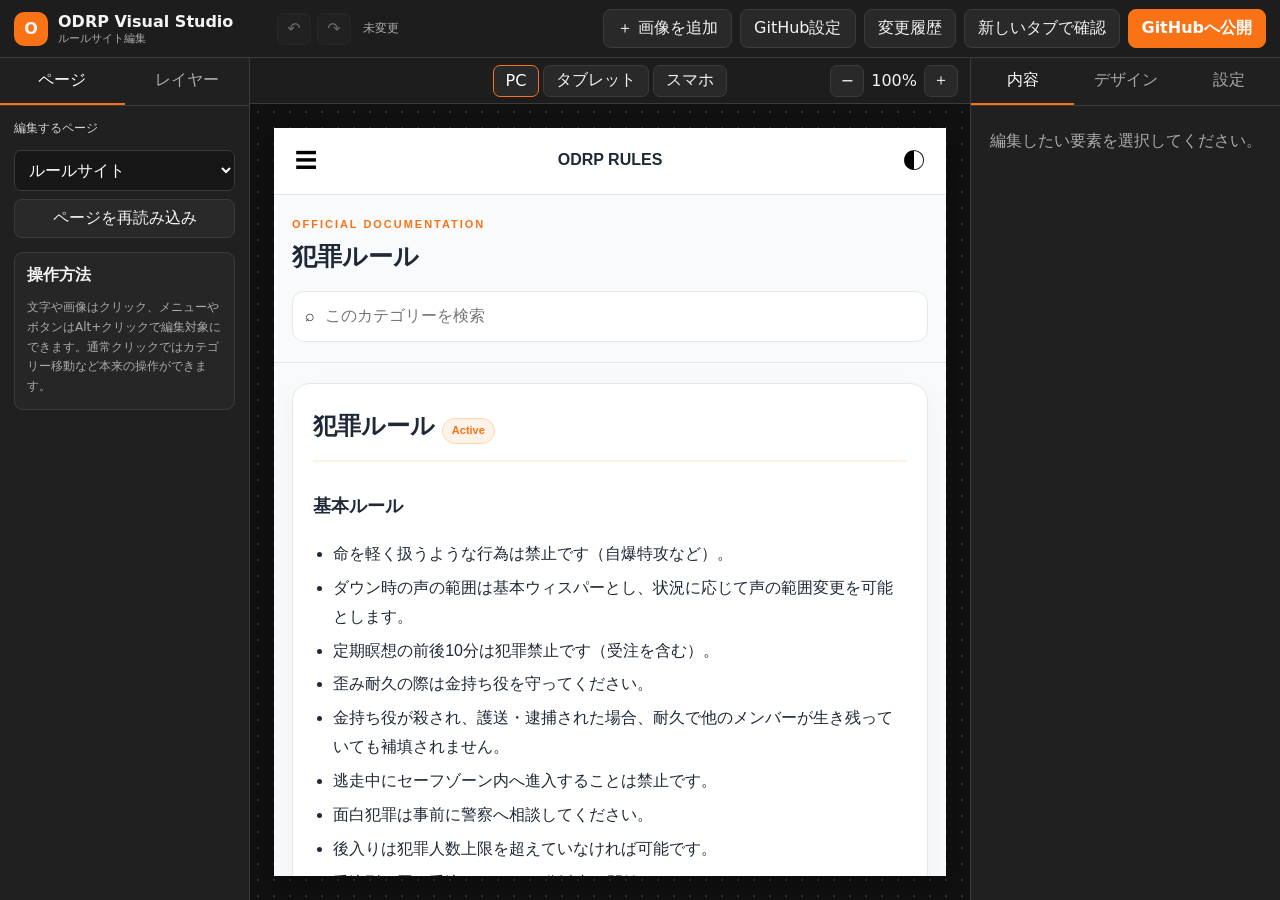
<file: admin.html>
<!doctype html>
<html lang="ja">
<head>
  <meta charset="utf-8">
  <meta name="viewport" content="width=device-width,initial-scale=1">
  <meta name="robots" content="noindex,nofollow">
  <title>ODRP Visual Studio</title>
  <link rel="stylesheet" href="admin.css">
  <script defer src="admin.js"></script>
</head>
<body>
  <header class="studio-topbar">
    <div class="brand"><span class="brand-mark">O</span><div><strong>ODRP Visual Studio</strong><small>ルールサイト編集</small></div></div>
    <div class="history-controls">
      <button id="undoBtn" title="元に戻す (Ctrl+Z)" disabled>↶</button>
      <button id="redoBtn" title="やり直す (Ctrl+Shift+Z)" disabled>↷</button>
      <span id="saveState" class="save-state">未変更</span>
    </div>
    <div class="top-actions">
      <button id="addImageBtn" class="secondary">＋ 画像を追加</button>
      <button id="settingsBtn" class="secondary">GitHub設定</button>
      <button id="historyBtn" class="secondary">変更履歴</button>
      <button id="previewBtn" class="secondary">新しいタブで確認</button>
      <button id="publishBtn" class="primary">GitHubへ公開</button>
    </div>
  </header>

  <main class="studio-layout">
    <aside class="left-panel">
      <div class="panel-tabs">
        <button class="panel-tab active" data-left-tab="pages">ページ</button>
        <button class="panel-tab" data-left-tab="layers">レイヤー</button>
      </div>
      <section id="pagesPanel" class="panel-section active">
        <label class="field-label" for="pageSelect">編集するページ</label>
        <select id="pageSelect">
          <option value="index.html">ルールサイト</option>
          <option value="vehicle-prices.html">車両価格ページ</option>
          <option value="changelog.html">変更履歴ページ</option>
        </select>
        <button id="reloadBtn" class="wide-button">ページを再読み込み</button>
        <div class="help-card">
          <strong>操作方法</strong>
          <p>文字や画像はクリック、メニューやボタンはAlt+クリックで編集対象にできます。通常クリックではカテゴリー移動など本来の操作ができます。</p>
        </div>
      </section>
      <section id="layersPanel" class="panel-section">
        <input id="layerSearch" type="search" placeholder="要素を検索">
        <div id="layerTree" class="layer-tree"></div>
      </section>
    </aside>

    <section class="canvas-area">
      <div class="canvas-toolbar">
        <div class="viewport-buttons" role="group" aria-label="表示サイズ">
          <button class="viewport active" data-width="100%">PC</button>
          <button class="viewport" data-width="768px">タブレット</button>
          <button class="viewport" data-width="390px">スマホ</button>
        </div>
        <div class="zoom-controls">
          <button id="zoomOut">−</button><span id="zoomLabel">100%</span><button id="zoomIn">＋</button>
        </div>
      </div>
      <div id="canvasScroller" class="canvas-scroller">
        <div id="canvasFrame" class="canvas-frame">
          <iframe id="siteFrame" title="サイトプレビュー"></iframe>
        </div>
      </div>
    </section>

    <aside class="right-panel">
      <div class="panel-tabs">
        <button class="panel-tab active" data-right-tab="content">内容</button>
        <button class="panel-tab" data-right-tab="design">デザイン</button>
        <button class="panel-tab" data-right-tab="settings">設定</button>
      </div>
      <div id="emptySelection" class="empty-selection">編集したい要素を選択してください。</div>
      <section id="contentPanel" class="property-panel active"></section>
      <section id="designPanel" class="property-panel"></section>
      <section id="elementSettingsPanel" class="property-panel"></section>
    </aside>
  </main>

  <div id="toast" class="toast" aria-live="polite"></div>

  <dialog id="githubDialog">
    <form method="dialog" class="dialog-card" id="githubForm">
      <div class="dialog-head"><h2>GitHub接続設定</h2><button value="cancel" aria-label="閉じる">×</button></div>
      <p>設定はこのブラウザのセッション内だけに保存されます。トークンをサイトのコードへ埋め込むことはありません。</p>
      <label>GitHubユーザー名<input id="ghOwner" required autocomplete="username" value="dreamuuu-0510"></label>
      <label>リポジトリ名<input id="ghRepo" required value="odrprule.github.io"></label>
      <label>ブランチ<input id="ghBranch" required value="main"></label>
      <label>Fine-grained token<input id="ghToken" type="password" required autocomplete="off" placeholder="github_pat_..."></label>
      <div class="dialog-actions"><button type="button" id="testConnection" class="secondary">接続確認</button><button type="submit" value="default" class="primary">保存</button></div>
      <div id="connectionResult" class="connection-result" aria-live="polite"></div>
    </form>
  </dialog>

  <dialog id="historyDialog">
    <div class="dialog-card history-dialog">
      <div class="dialog-head"><h2>変更履歴</h2><button id="closeHistory" aria-label="閉じる">×</button></div>
      <div class="history-toolbar"><button id="refreshHistory" class="secondary">再読み込み</button><select id="historyCategory"><option value="">全カテゴリー</option></select><select id="historyOrder"><option value="new">新しい順</option><option value="old">古い順</option></select></div>
      <div id="commitList" class="commit-list"></div>
    </div>
  </dialog>

  <dialog id="publishDialog">
    <form method="dialog" class="dialog-card" id="publishForm">
      <div class="dialog-head"><h2>サイトを公開</h2><button value="cancel" aria-label="閉じる">×</button></div>
      <label>更新日時<input id="changeDate" type="datetime-local" readonly></label>
      <label>更新したルール<input id="changeRule" required placeholder="例：人質について"></label>
      <label>カテゴリー<input id="changeCategory" required placeholder="例：犯罪ルール"></label>
      <label>変更後<textarea id="changeAfter" rows="5" required placeholder="変更後の内容を入力"></textarea></label>
      <label>バージョン番号<input id="changeVersion" placeholder="未入力なら自動採番"></label>
      <label>コミット内容<input id="commitMessage" required maxlength="120" placeholder="例：犯罪ルールを更新"></label>
      <div class="publish-summary" id="publishSummary"></div>
      <div class="dialog-actions"><button value="cancel" class="secondary">キャンセル</button><button type="submit" value="default" class="primary">公開する</button></div>
    </form>
  </dialog>
<dialog id="imageDialog">
    <form method="dialog" class="dialog-card" id="imageForm">
      <div class="dialog-head"><h2>画像を追加</h2><button value="cancel" aria-label="閉じる">×</button></div>
      <label>画像ファイル<input id="imageFile" type="file" accept="image/*"></label>
      <label>または画像URL<input id="imageUrl" type="url" placeholder="https://..."></label>
      <label>代替テキスト<input id="imageAlt" placeholder="画像の説明"></label>
      <label>追加位置<select id="imagePlacement"><option value="inside">選択要素の中</option><option value="before">選択要素の前</option><option value="after">選択要素の後</option></select></label>
      <label class="check-row"><input id="imageFree" type="checkbox">自由配置にする</label>
      <div class="style-grid"><label>X位置<input id="imageX" type="number" value="20"></label><label>Y位置<input id="imageY" type="number" value="20"></label></div>
      <div class="dialog-actions"><button value="cancel" class="secondary">キャンセル</button><button type="submit" value="default" class="primary">追加する</button></div>
    </form>
  </dialog>
</body>
</html>
</file>
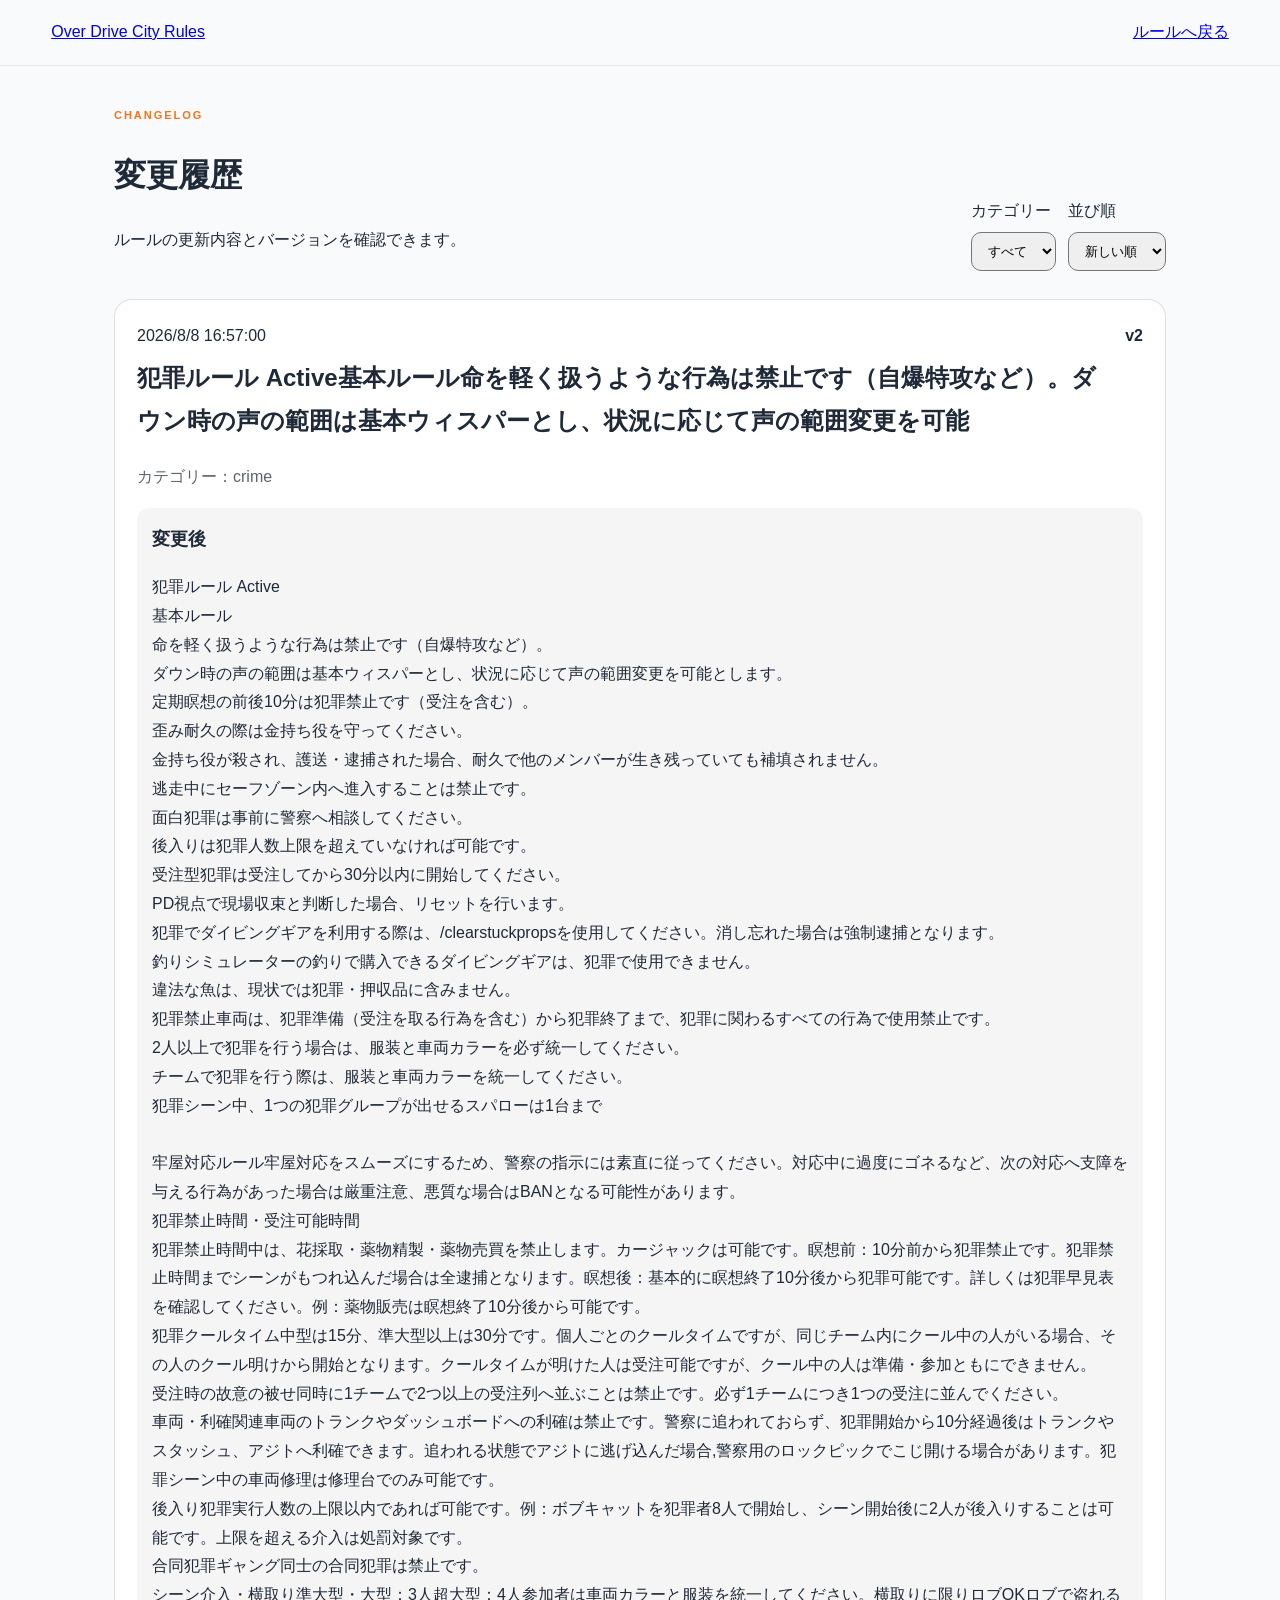
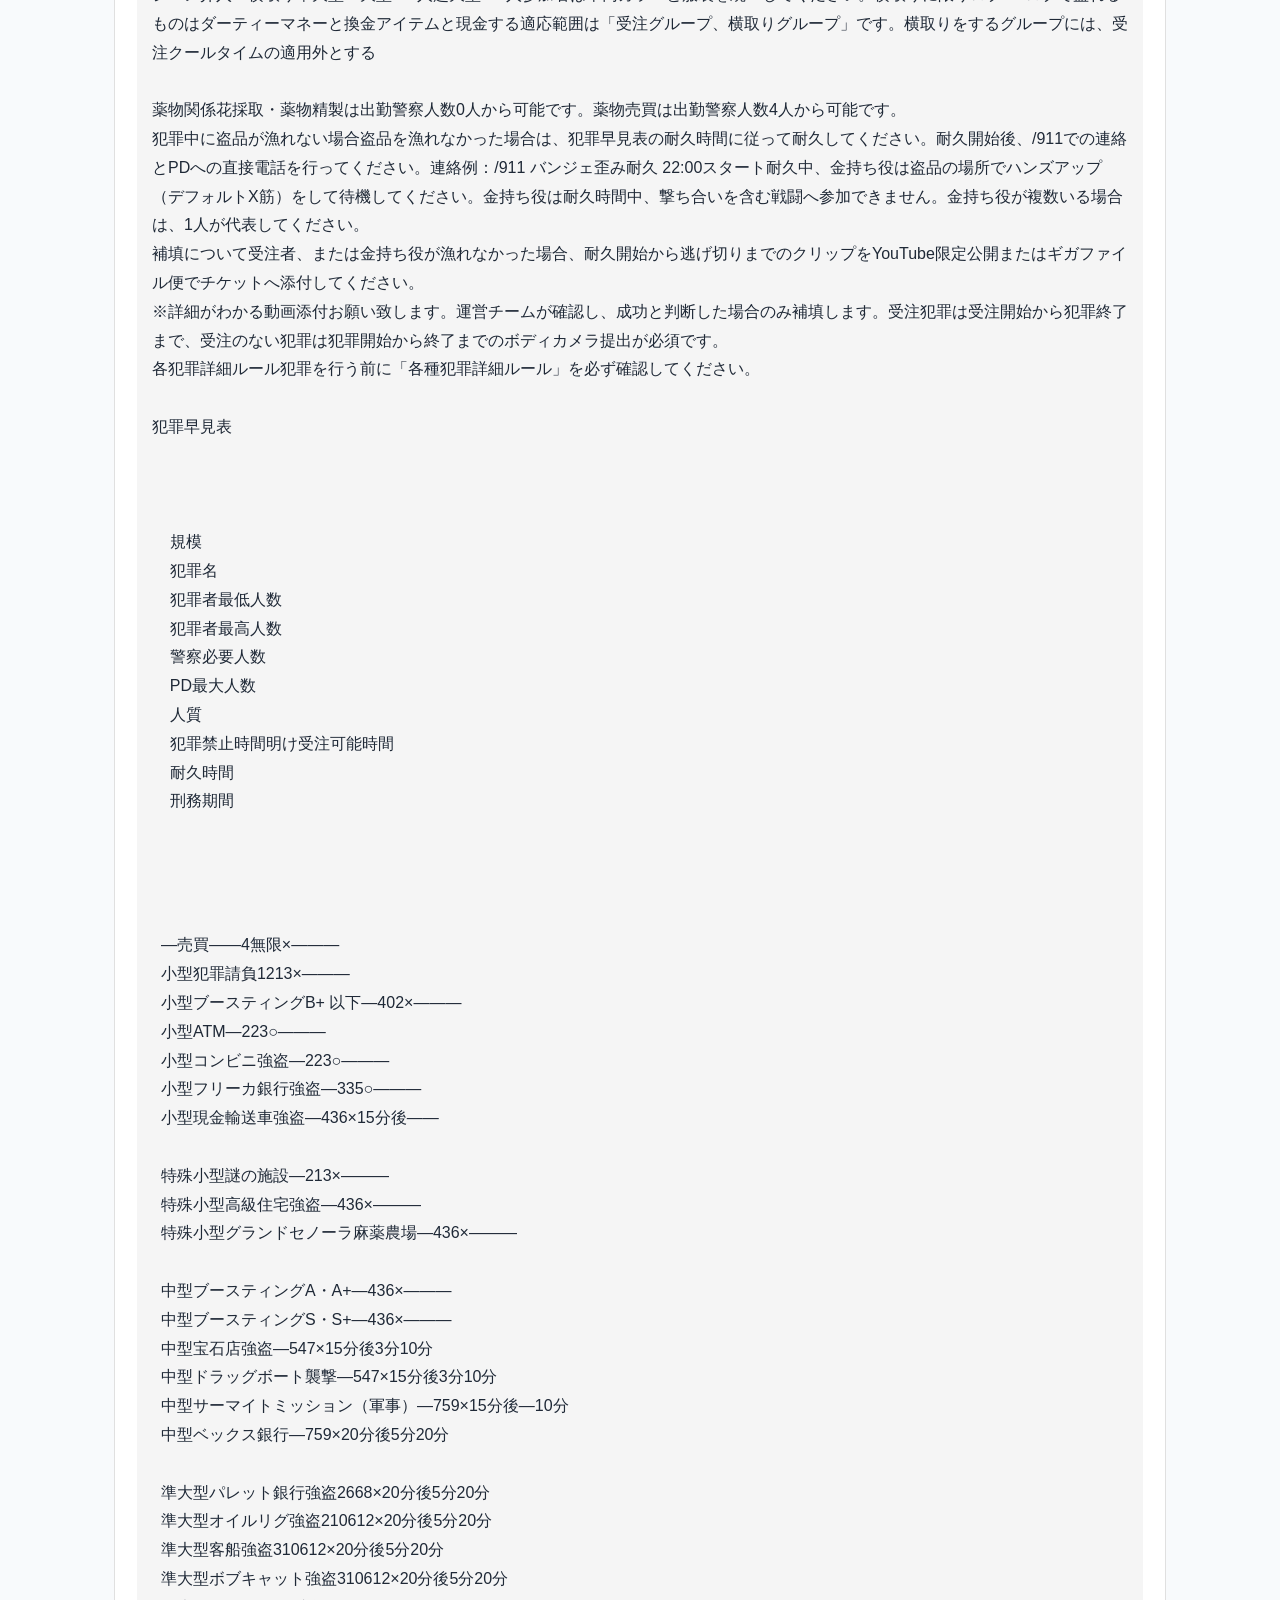
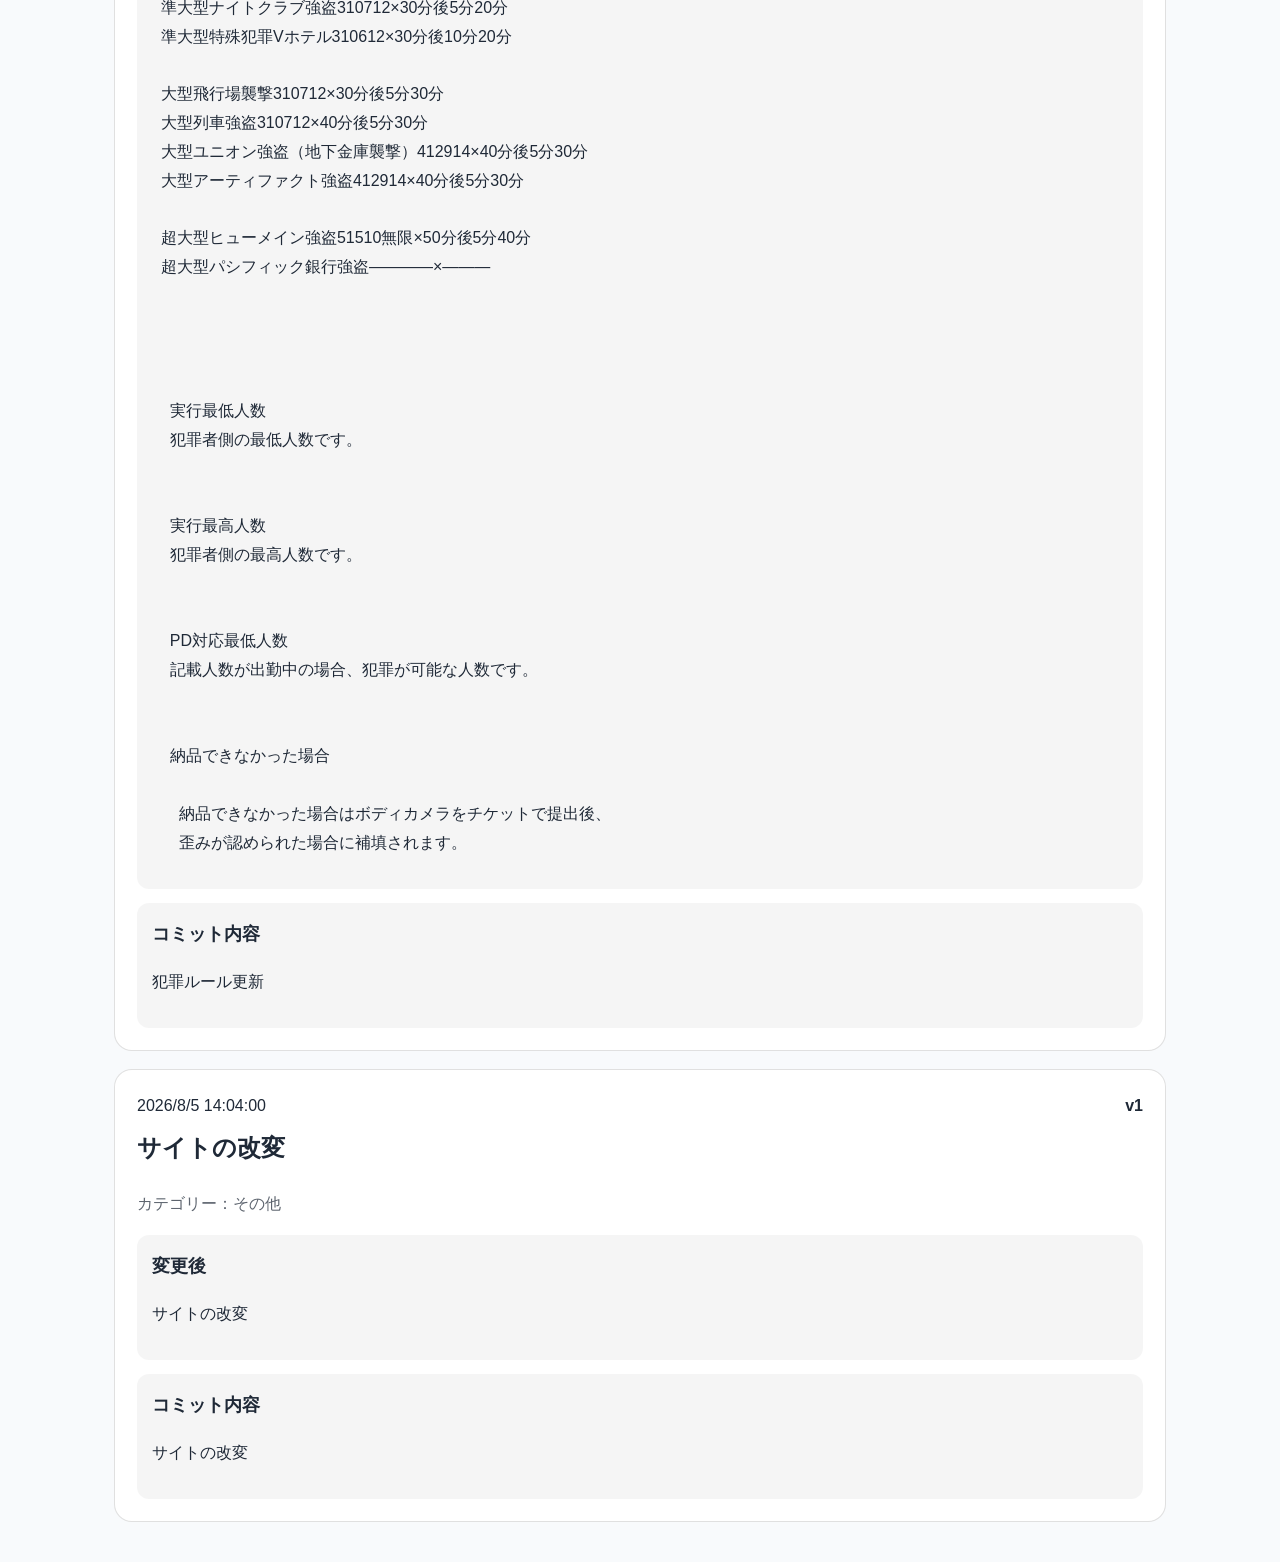
<file: changelog.html>
<!doctype html><html lang="ja"><head><meta charset="utf-8"><meta name="viewport" content="width=device-width,initial-scale=1"><title>変更履歴 | Over Drive City Rules</title><link rel="stylesheet" href="style.css"><link rel="stylesheet" href="changelog.css"><script defer src="changelog.js"></script></head><body><header class="topbar"><a href="index.html" class="brand">Over Drive City Rules</a><a href="index.html">ルールへ戻る</a></header><main class="changelog-page"><div class="changelog-head"><div><p class="eyebrow">CHANGELOG</p><h1>変更履歴</h1><p>ルールの更新内容とバージョンを確認できます。</p></div><div class="history-filters"><label>カテゴリー<select id="categoryFilter"><option value="">すべて</option></select></label><label>並び順<select id="orderFilter"><option value="new">新しい順</option><option value="old">古い順</option></select></label></div></div><div id="historyList" class="public-history" aria-live="polite"></div></main></body></html>
</file>
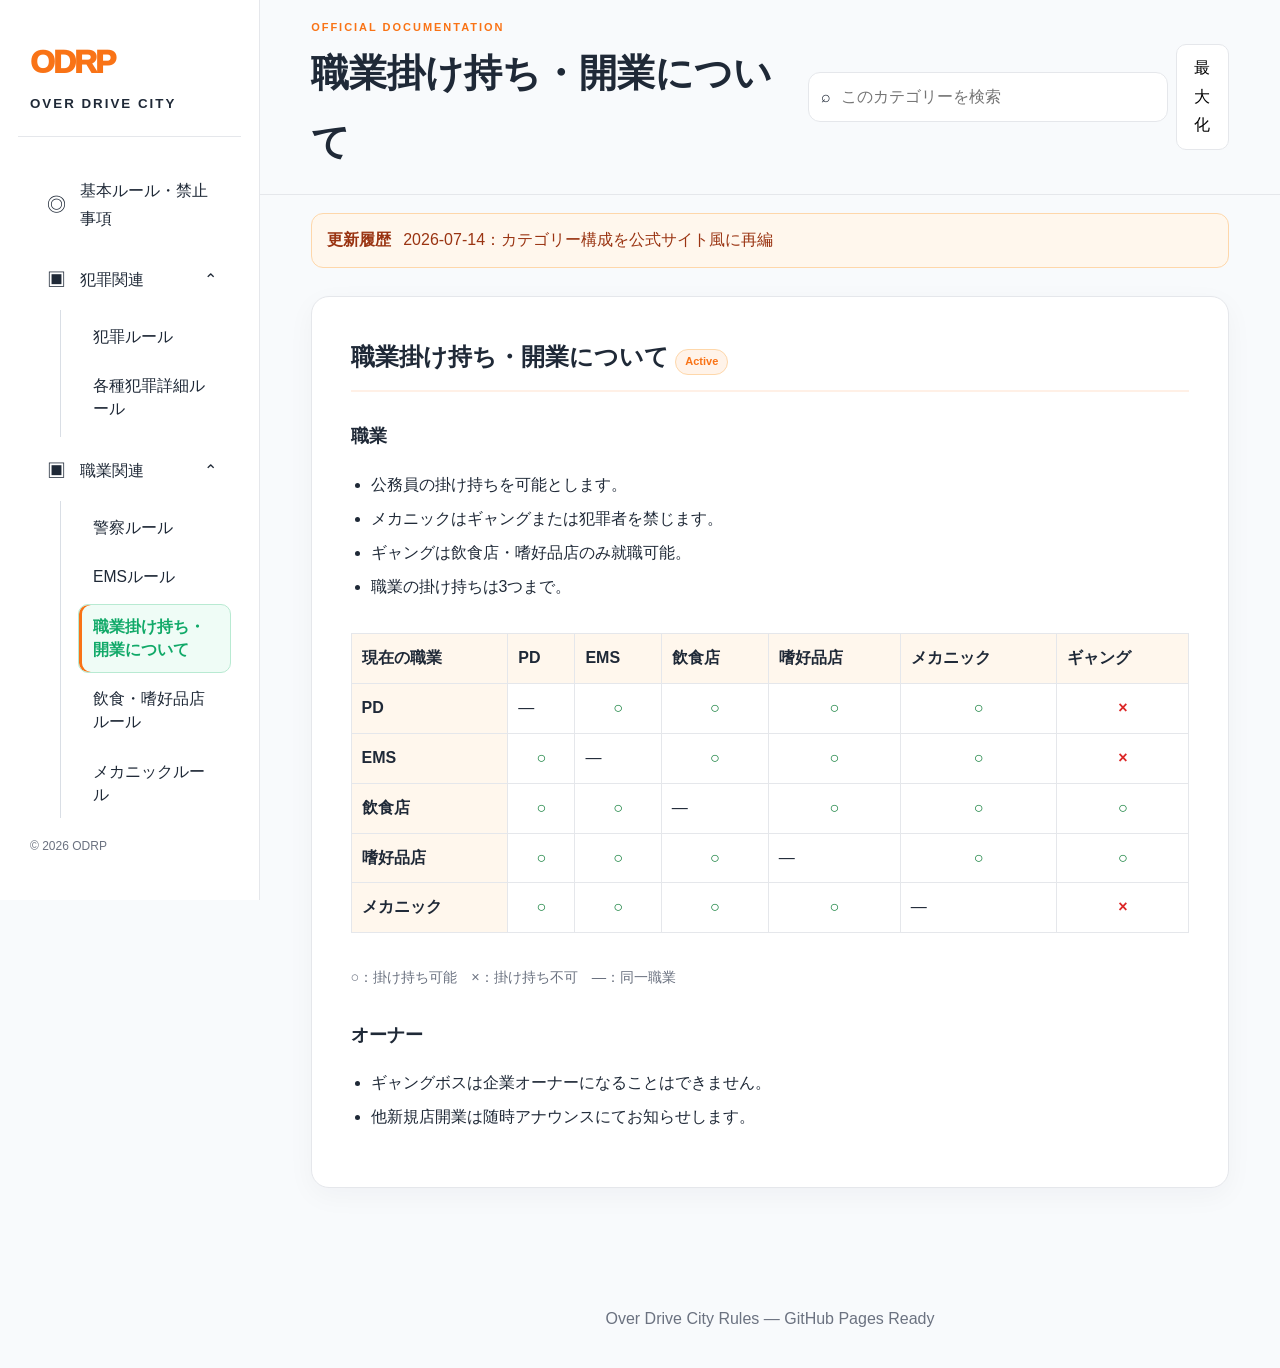
<file: index (4).html>
<!DOCTYPE html>
<html lang="ja" foxified-bridged="" foxified=""><head>
<meta charset="utf-8">
<meta content="width=device-width,initial-scale=1" name="viewport">
<meta content="#f97316" name="theme-color">
<meta content="Over Drive City（ODRP）公式ルールサイト" name="description">
<title>ODRP Rules | Over Drive City</title>
<link href="style.css" rel="stylesheet">
<script defer="" src="script.js"></script>
<style>.swal2-popup.swal2-toast{box-sizing:border-box;grid-column:1/4 !important;grid-row:1/4 !important;grid-template-columns:min-content auto min-content;padding:1em;overflow-y:hidden;background:#fff;box-shadow:0 0 1px rgba(0,0,0,.075),0 1px 2px rgba(0,0,0,.075),1px 2px 4px rgba(0,0,0,.075),1px 3px 8px rgba(0,0,0,.075),2px 4px 16px rgba(0,0,0,.075);pointer-events:all}.swal2-popup.swal2-toast>*{grid-column:2}.swal2-popup.swal2-toast .swal2-title{margin:.5em 1em;padding:0;font-size:1em;text-align:initial}.swal2-popup.swal2-toast .swal2-loading{justify-content:center}.swal2-popup.swal2-toast .swal2-input{height:2em;margin:.5em;font-size:1em}.swal2-popup.swal2-toast .swal2-validation-message{font-size:1em}.swal2-popup.swal2-toast .swal2-footer{margin:.5em 0 0;padding:.5em 0 0;font-size:.8em}.swal2-popup.swal2-toast .swal2-close{grid-column:3/3;grid-row:1/99;align-self:center;width:.8em;height:.8em;margin:0;font-size:2em}.swal2-popup.swal2-toast .swal2-html-container{margin:.5em 1em;padding:0;overflow:initial;font-size:1em;text-align:initial}.swal2-popup.swal2-toast .swal2-html-container:empty{padding:0}.swal2-popup.swal2-toast .swal2-loader{grid-column:1;grid-row:1/99;align-self:center;width:2em;height:2em;margin:.25em}.swal2-popup.swal2-toast .swal2-icon{grid-column:1;grid-row:1/99;align-self:center;width:2em;min-width:2em;height:2em;margin:0 .5em 0 0}.swal2-popup.swal2-toast .swal2-icon .swal2-icon-content{display:flex;align-items:center;font-size:1.8em;font-weight:bold}.swal2-popup.swal2-toast .swal2-icon.swal2-success .swal2-success-ring{width:2em;height:2em}.swal2-popup.swal2-toast .swal2-icon.swal2-error [class^=swal2-x-mark-line]{top:.875em;width:1.375em}.swal2-popup.swal2-toast .swal2-icon.swal2-error [class^=swal2-x-mark-line][class$=left]{left:.3125em}.swal2-popup.swal2-toast .swal2-icon.swal2-error [class^=swal2-x-mark-line][class$=right]{right:.3125em}.swal2-popup.swal2-toast .swal2-actions{justify-content:flex-start;height:auto;margin:0;margin-top:.5em;padding:0 .5em}.swal2-popup.swal2-toast .swal2-styled{margin:.25em .5em;padding:.4em .6em;font-size:1em}.swal2-popup.swal2-toast .swal2-success{border-color:#a5dc86}.swal2-popup.swal2-toast .swal2-success [class^=swal2-success-circular-line]{position:absolute;width:1.6em;height:3em;border-radius:50%}.swal2-popup.swal2-toast .swal2-success [class^=swal2-success-circular-line][class$=left]{top:-0.8em;left:-0.5em;transform:rotate(-45deg);transform-origin:2em 2em;border-radius:4em 0 0 4em}.swal2-popup.swal2-toast .swal2-success [class^=swal2-success-circular-line][class$=right]{top:-0.25em;left:.9375em;transform-origin:0 1.5em;border-radius:0 4em 4em 0}.swal2-popup.swal2-toast .swal2-success .swal2-success-ring{width:2em;height:2em}.swal2-popup.swal2-toast .swal2-success .swal2-success-fix{top:0;left:.4375em;width:.4375em;height:2.6875em}.swal2-popup.swal2-toast .swal2-success [class^=swal2-success-line]{height:.3125em}.swal2-popup.swal2-toast .swal2-success [class^=swal2-success-line][class$=tip]{top:1.125em;left:.1875em;width:.75em}.swal2-popup.swal2-toast .swal2-success [class^=swal2-success-line][class$=long]{top:.9375em;right:.1875em;width:1.375em}.swal2-popup.swal2-toast .swal2-success.swal2-icon-show .swal2-success-line-tip{animation:swal2-toast-animate-success-line-tip .75s}.swal2-popup.swal2-toast .swal2-success.swal2-icon-show .swal2-success-line-long{animation:swal2-toast-animate-success-line-long .75s}.swal2-popup.swal2-toast.swal2-show{animation:swal2-toast-show .5s}.swal2-popup.swal2-toast.swal2-hide{animation:swal2-toast-hide .1s forwards}div:where(.swal2-container){display:grid;position:fixed;z-index:1060;inset:0;box-sizing:border-box;grid-template-areas:"top-start     top            top-end" "center-start  center         center-end" "bottom-start  bottom-center  bottom-end";grid-template-rows:minmax(min-content, auto) minmax(min-content, auto) minmax(min-content, auto);height:100%;padding:.625em;overflow-x:hidden;transition:background-color .1s;-webkit-overflow-scrolling:touch}div:where(.swal2-container).swal2-backdrop-show,div:where(.swal2-container).swal2-noanimation{background:rgba(0,0,0,.4)}div:where(.swal2-container).swal2-backdrop-hide{background:rgba(0,0,0,0) !important}div:where(.swal2-container).swal2-top-start,div:where(.swal2-container).swal2-center-start,div:where(.swal2-container).swal2-bottom-start{grid-template-columns:minmax(0, 1fr) auto auto}div:where(.swal2-container).swal2-top,div:where(.swal2-container).swal2-center,div:where(.swal2-container).swal2-bottom{grid-template-columns:auto minmax(0, 1fr) auto}div:where(.swal2-container).swal2-top-end,div:where(.swal2-container).swal2-center-end,div:where(.swal2-container).swal2-bottom-end{grid-template-columns:auto auto minmax(0, 1fr)}div:where(.swal2-container).swal2-top-start>.swal2-popup{align-self:start}div:where(.swal2-container).swal2-top>.swal2-popup{grid-column:2;place-self:start center}div:where(.swal2-container).swal2-top-end>.swal2-popup,div:where(.swal2-container).swal2-top-right>.swal2-popup{grid-column:3;place-self:start end}div:where(.swal2-container).swal2-center-start>.swal2-popup,div:where(.swal2-container).swal2-center-left>.swal2-popup{grid-row:2;align-self:center}div:where(.swal2-container).swal2-center>.swal2-popup{grid-column:2;grid-row:2;place-self:center center}div:where(.swal2-container).swal2-center-end>.swal2-popup,div:where(.swal2-container).swal2-center-right>.swal2-popup{grid-column:3;grid-row:2;place-self:center end}div:where(.swal2-container).swal2-bottom-start>.swal2-popup,div:where(.swal2-container).swal2-bottom-left>.swal2-popup{grid-column:1;grid-row:3;align-self:end}div:where(.swal2-container).swal2-bottom>.swal2-popup{grid-column:2;grid-row:3;place-self:end center}div:where(.swal2-container).swal2-bottom-end>.swal2-popup,div:where(.swal2-container).swal2-bottom-right>.swal2-popup{grid-column:3;grid-row:3;place-self:end end}div:where(.swal2-container).swal2-grow-row>.swal2-popup,div:where(.swal2-container).swal2-grow-fullscreen>.swal2-popup{grid-column:1/4;width:100%}div:where(.swal2-container).swal2-grow-column>.swal2-popup,div:where(.swal2-container).swal2-grow-fullscreen>.swal2-popup{grid-row:1/4;align-self:stretch}div:where(.swal2-container).swal2-no-transition{transition:none !important}div:where(.swal2-container) div:where(.swal2-popup){display:none;position:relative;box-sizing:border-box;grid-template-columns:minmax(0, 100%);width:32em;max-width:100%;padding:0 0 1.25em;border:none;border-radius:5px;background:#fff;color:#545454;font-family:inherit;font-size:1rem}div:where(.swal2-container) div:where(.swal2-popup):focus{outline:none}div:where(.swal2-container) div:where(.swal2-popup).swal2-loading{overflow-y:hidden}div:where(.swal2-container) h2:where(.swal2-title){position:relative;max-width:100%;margin:0;padding:.8em 1em 0;color:inherit;font-size:1.875em;font-weight:600;text-align:center;text-transform:none;word-wrap:break-word}div:where(.swal2-container) div:where(.swal2-actions){display:flex;z-index:1;box-sizing:border-box;flex-wrap:wrap;align-items:center;justify-content:center;width:auto;margin:1.25em auto 0;padding:0}div:where(.swal2-container) div:where(.swal2-actions):not(.swal2-loading) .swal2-styled[disabled]{opacity:.4}div:where(.swal2-container) div:where(.swal2-actions):not(.swal2-loading) .swal2-styled:hover{background-image:linear-gradient(rgba(0, 0, 0, 0.1), rgba(0, 0, 0, 0.1))}div:where(.swal2-container) div:where(.swal2-actions):not(.swal2-loading) .swal2-styled:active{background-image:linear-gradient(rgba(0, 0, 0, 0.2), rgba(0, 0, 0, 0.2))}div:where(.swal2-container) div:where(.swal2-loader){display:none;align-items:center;justify-content:center;width:2.2em;height:2.2em;margin:0 1.875em;animation:swal2-rotate-loading 1.5s linear 0s infinite normal;border-width:.25em;border-style:solid;border-radius:100%;border-color:#2778c4 rgba(0,0,0,0) #2778c4 rgba(0,0,0,0)}div:where(.swal2-container) button:where(.swal2-styled){margin:.3125em;padding:.625em 1.1em;transition:box-shadow .1s;box-shadow:0 0 0 3px rgba(0,0,0,0);font-weight:500}div:where(.swal2-container) button:where(.swal2-styled):not([disabled]){cursor:pointer}div:where(.swal2-container) button:where(.swal2-styled).swal2-confirm{border:0;border-radius:.25em;background:initial;background-color:#7066e0;color:#fff;font-size:1em}div:where(.swal2-container) button:where(.swal2-styled).swal2-confirm:focus{box-shadow:0 0 0 3px rgba(112,102,224,.5)}div:where(.swal2-container) button:where(.swal2-styled).swal2-deny{border:0;border-radius:.25em;background:initial;background-color:#dc3741;color:#fff;font-size:1em}div:where(.swal2-container) button:where(.swal2-styled).swal2-deny:focus{box-shadow:0 0 0 3px rgba(220,55,65,.5)}div:where(.swal2-container) button:where(.swal2-styled).swal2-cancel{border:0;border-radius:.25em;background:initial;background-color:#6e7881;color:#fff;font-size:1em}div:where(.swal2-container) button:where(.swal2-styled).swal2-cancel:focus{box-shadow:0 0 0 3px rgba(110,120,129,.5)}div:where(.swal2-container) button:where(.swal2-styled).swal2-default-outline:focus{box-shadow:0 0 0 3px rgba(100,150,200,.5)}div:where(.swal2-container) button:where(.swal2-styled):focus{outline:none}div:where(.swal2-container) button:where(.swal2-styled)::-moz-focus-inner{border:0}div:where(.swal2-container) div:where(.swal2-footer){margin:1em 0 0;padding:1em 1em 0;border-top:1px solid #eee;color:inherit;font-size:1em;text-align:center}div:where(.swal2-container) .swal2-timer-progress-bar-container{position:absolute;right:0;bottom:0;left:0;grid-column:auto !important;overflow:hidden;border-bottom-right-radius:5px;border-bottom-left-radius:5px}div:where(.swal2-container) div:where(.swal2-timer-progress-bar){width:100%;height:.25em;background:rgba(0,0,0,.2)}div:where(.swal2-container) img:where(.swal2-image){max-width:100%;margin:2em auto 1em}div:where(.swal2-container) button:where(.swal2-close){z-index:2;align-items:center;justify-content:center;width:1.2em;height:1.2em;margin-top:0;margin-right:0;margin-bottom:-1.2em;padding:0;overflow:hidden;transition:color .1s,box-shadow .1s;border:none;border-radius:5px;background:rgba(0,0,0,0);color:#ccc;font-family:monospace;font-size:2.5em;cursor:pointer;justify-self:end}div:where(.swal2-container) button:where(.swal2-close):hover{transform:none;background:rgba(0,0,0,0);color:#f27474}div:where(.swal2-container) button:where(.swal2-close):focus{outline:none;box-shadow:inset 0 0 0 3px rgba(100,150,200,.5)}div:where(.swal2-container) button:where(.swal2-close)::-moz-focus-inner{border:0}div:where(.swal2-container) .swal2-html-container{z-index:1;justify-content:center;margin:1em 1.6em .3em;padding:0;overflow:auto;color:inherit;font-size:1.125em;font-weight:normal;line-height:normal;text-align:center;word-wrap:break-word;word-break:break-word}div:where(.swal2-container) input:where(.swal2-input),div:where(.swal2-container) input:where(.swal2-file),div:where(.swal2-container) textarea:where(.swal2-textarea),div:where(.swal2-container) select:where(.swal2-select),div:where(.swal2-container) div:where(.swal2-radio),div:where(.swal2-container) label:where(.swal2-checkbox){margin:1em 2em 3px}div:where(.swal2-container) input:where(.swal2-input),div:where(.swal2-container) input:where(.swal2-file),div:where(.swal2-container) textarea:where(.swal2-textarea){box-sizing:border-box;width:auto;transition:border-color .1s,box-shadow .1s;border:1px solid #d9d9d9;border-radius:.1875em;background:rgba(0,0,0,0);box-shadow:inset 0 1px 1px rgba(0,0,0,.06),0 0 0 3px rgba(0,0,0,0);color:inherit;font-size:1.125em}div:where(.swal2-container) input:where(.swal2-input).swal2-inputerror,div:where(.swal2-container) input:where(.swal2-file).swal2-inputerror,div:where(.swal2-container) textarea:where(.swal2-textarea).swal2-inputerror{border-color:#f27474 !important;box-shadow:0 0 2px #f27474 !important}div:where(.swal2-container) input:where(.swal2-input):focus,div:where(.swal2-container) input:where(.swal2-file):focus,div:where(.swal2-container) textarea:where(.swal2-textarea):focus{border:1px solid #b4dbed;outline:none;box-shadow:inset 0 1px 1px rgba(0,0,0,.06),0 0 0 3px rgba(100,150,200,.5)}div:where(.swal2-container) input:where(.swal2-input)::placeholder,div:where(.swal2-container) input:where(.swal2-file)::placeholder,div:where(.swal2-container) textarea:where(.swal2-textarea)::placeholder{color:#ccc}div:where(.swal2-container) .swal2-range{margin:1em 2em 3px;background:#fff}div:where(.swal2-container) .swal2-range input{width:80%}div:where(.swal2-container) .swal2-range output{width:20%;color:inherit;font-weight:600;text-align:center}div:where(.swal2-container) .swal2-range input,div:where(.swal2-container) .swal2-range output{height:2.625em;padding:0;font-size:1.125em;line-height:2.625em}div:where(.swal2-container) .swal2-input{height:2.625em;padding:0 .75em}div:where(.swal2-container) .swal2-file{width:75%;margin-right:auto;margin-left:auto;background:rgba(0,0,0,0);font-size:1.125em}div:where(.swal2-container) .swal2-textarea{height:6.75em;padding:.75em}div:where(.swal2-container) .swal2-select{min-width:50%;max-width:100%;padding:.375em .625em;background:rgba(0,0,0,0);color:inherit;font-size:1.125em}div:where(.swal2-container) .swal2-radio,div:where(.swal2-container) .swal2-checkbox{align-items:center;justify-content:center;background:#fff;color:inherit}div:where(.swal2-container) .swal2-radio label,div:where(.swal2-container) .swal2-checkbox label{margin:0 .6em;font-size:1.125em}div:where(.swal2-container) .swal2-radio input,div:where(.swal2-container) .swal2-checkbox input{flex-shrink:0;margin:0 .4em}div:where(.swal2-container) label:where(.swal2-input-label){display:flex;justify-content:center;margin:1em auto 0}div:where(.swal2-container) div:where(.swal2-validation-message){align-items:center;justify-content:center;margin:1em 0 0;padding:.625em;overflow:hidden;background:#f0f0f0;color:#666;font-size:1em;font-weight:300}div:where(.swal2-container) div:where(.swal2-validation-message)::before{content:"!";display:inline-block;width:1.5em;min-width:1.5em;height:1.5em;margin:0 .625em;border-radius:50%;background-color:#f27474;color:#fff;font-weight:600;line-height:1.5em;text-align:center}div:where(.swal2-container) .swal2-progress-steps{flex-wrap:wrap;align-items:center;max-width:100%;margin:1.25em auto;padding:0;background:rgba(0,0,0,0);font-weight:600}div:where(.swal2-container) .swal2-progress-steps li{display:inline-block;position:relative}div:where(.swal2-container) .swal2-progress-steps .swal2-progress-step{z-index:20;flex-shrink:0;width:2em;height:2em;border-radius:2em;background:#2778c4;color:#fff;line-height:2em;text-align:center}div:where(.swal2-container) .swal2-progress-steps .swal2-progress-step.swal2-active-progress-step{background:#2778c4}div:where(.swal2-container) .swal2-progress-steps .swal2-progress-step.swal2-active-progress-step~.swal2-progress-step{background:#add8e6;color:#fff}div:where(.swal2-container) .swal2-progress-steps .swal2-progress-step.swal2-active-progress-step~.swal2-progress-step-line{background:#add8e6}div:where(.swal2-container) .swal2-progress-steps .swal2-progress-step-line{z-index:10;flex-shrink:0;width:2.5em;height:.4em;margin:0 -1px;background:#2778c4}div:where(.swal2-icon){position:relative;box-sizing:content-box;justify-content:center;width:5em;height:5em;margin:2.5em auto .6em;border:0.25em solid rgba(0,0,0,0);border-radius:50%;border-color:#000;font-family:inherit;line-height:5em;cursor:default;user-select:none}div:where(.swal2-icon) .swal2-icon-content{display:flex;align-items:center;font-size:3.75em}div:where(.swal2-icon).swal2-error{border-color:#f27474;color:#f27474}div:where(.swal2-icon).swal2-error .swal2-x-mark{position:relative;flex-grow:1}div:where(.swal2-icon).swal2-error [class^=swal2-x-mark-line]{display:block;position:absolute;top:2.3125em;width:2.9375em;height:.3125em;border-radius:.125em;background-color:#f27474}div:where(.swal2-icon).swal2-error [class^=swal2-x-mark-line][class$=left]{left:1.0625em;transform:rotate(45deg)}div:where(.swal2-icon).swal2-error [class^=swal2-x-mark-line][class$=right]{right:1em;transform:rotate(-45deg)}div:where(.swal2-icon).swal2-error.swal2-icon-show{animation:swal2-animate-error-icon .5s}div:where(.swal2-icon).swal2-error.swal2-icon-show .swal2-x-mark{animation:swal2-animate-error-x-mark .5s}div:where(.swal2-icon).swal2-warning{border-color:#facea8;color:#f8bb86}div:where(.swal2-icon).swal2-warning.swal2-icon-show{animation:swal2-animate-error-icon .5s}div:where(.swal2-icon).swal2-warning.swal2-icon-show .swal2-icon-content{animation:swal2-animate-i-mark .5s}div:where(.swal2-icon).swal2-info{border-color:#9de0f6;color:#3fc3ee}div:where(.swal2-icon).swal2-info.swal2-icon-show{animation:swal2-animate-error-icon .5s}div:where(.swal2-icon).swal2-info.swal2-icon-show .swal2-icon-content{animation:swal2-animate-i-mark .8s}div:where(.swal2-icon).swal2-question{border-color:#c9dae1;color:#87adbd}div:where(.swal2-icon).swal2-question.swal2-icon-show{animation:swal2-animate-error-icon .5s}div:where(.swal2-icon).swal2-question.swal2-icon-show .swal2-icon-content{animation:swal2-animate-question-mark .8s}div:where(.swal2-icon).swal2-success{border-color:#a5dc86;color:#a5dc86}div:where(.swal2-icon).swal2-success [class^=swal2-success-circular-line]{position:absolute;width:3.75em;height:7.5em;border-radius:50%}div:where(.swal2-icon).swal2-success [class^=swal2-success-circular-line][class$=left]{top:-0.4375em;left:-2.0635em;transform:rotate(-45deg);transform-origin:3.75em 3.75em;border-radius:7.5em 0 0 7.5em}div:where(.swal2-icon).swal2-success [class^=swal2-success-circular-line][class$=right]{top:-0.6875em;left:1.875em;transform:rotate(-45deg);transform-origin:0 3.75em;border-radius:0 7.5em 7.5em 0}div:where(.swal2-icon).swal2-success .swal2-success-ring{position:absolute;z-index:2;top:-0.25em;left:-0.25em;box-sizing:content-box;width:100%;height:100%;border:.25em solid rgba(165,220,134,.3);border-radius:50%}div:where(.swal2-icon).swal2-success .swal2-success-fix{position:absolute;z-index:1;top:.5em;left:1.625em;width:.4375em;height:5.625em;transform:rotate(-45deg)}div:where(.swal2-icon).swal2-success [class^=swal2-success-line]{display:block;position:absolute;z-index:2;height:.3125em;border-radius:.125em;background-color:#a5dc86}div:where(.swal2-icon).swal2-success [class^=swal2-success-line][class$=tip]{top:2.875em;left:.8125em;width:1.5625em;transform:rotate(45deg)}div:where(.swal2-icon).swal2-success [class^=swal2-success-line][class$=long]{top:2.375em;right:.5em;width:2.9375em;transform:rotate(-45deg)}div:where(.swal2-icon).swal2-success.swal2-icon-show .swal2-success-line-tip{animation:swal2-animate-success-line-tip .75s}div:where(.swal2-icon).swal2-success.swal2-icon-show .swal2-success-line-long{animation:swal2-animate-success-line-long .75s}div:where(.swal2-icon).swal2-success.swal2-icon-show .swal2-success-circular-line-right{animation:swal2-rotate-success-circular-line 4.25s ease-in}[class^=swal2]{-webkit-tap-highlight-color:rgba(0,0,0,0)}.swal2-show{animation:swal2-show .3s}.swal2-hide{animation:swal2-hide .15s forwards}.swal2-noanimation{transition:none}.swal2-scrollbar-measure{position:absolute;top:-9999px;width:50px;height:50px;overflow:scroll}.swal2-rtl .swal2-close{margin-right:initial;margin-left:0}.swal2-rtl .swal2-timer-progress-bar{right:0;left:auto}@keyframes swal2-toast-show{0%{transform:translateY(-0.625em) rotateZ(2deg)}33%{transform:translateY(0) rotateZ(-2deg)}66%{transform:translateY(0.3125em) rotateZ(2deg)}100%{transform:translateY(0) rotateZ(0deg)}}@keyframes swal2-toast-hide{100%{transform:rotateZ(1deg);opacity:0}}@keyframes swal2-toast-animate-success-line-tip{0%{top:.5625em;left:.0625em;width:0}54%{top:.125em;left:.125em;width:0}70%{top:.625em;left:-0.25em;width:1.625em}84%{top:1.0625em;left:.75em;width:.5em}100%{top:1.125em;left:.1875em;width:.75em}}@keyframes swal2-toast-animate-success-line-long{0%{top:1.625em;right:1.375em;width:0}65%{top:1.25em;right:.9375em;width:0}84%{top:.9375em;right:0;width:1.125em}100%{top:.9375em;right:.1875em;width:1.375em}}@keyframes swal2-show{0%{transform:scale(0.7)}45%{transform:scale(1.05)}80%{transform:scale(0.95)}100%{transform:scale(1)}}@keyframes swal2-hide{0%{transform:scale(1);opacity:1}100%{transform:scale(0.5);opacity:0}}@keyframes swal2-animate-success-line-tip{0%{top:1.1875em;left:.0625em;width:0}54%{top:1.0625em;left:.125em;width:0}70%{top:2.1875em;left:-0.375em;width:3.125em}84%{top:3em;left:1.3125em;width:1.0625em}100%{top:2.8125em;left:.8125em;width:1.5625em}}@keyframes swal2-animate-success-line-long{0%{top:3.375em;right:2.875em;width:0}65%{top:3.375em;right:2.875em;width:0}84%{top:2.1875em;right:0;width:3.4375em}100%{top:2.375em;right:.5em;width:2.9375em}}@keyframes swal2-rotate-success-circular-line{0%{transform:rotate(-45deg)}5%{transform:rotate(-45deg)}12%{transform:rotate(-405deg)}100%{transform:rotate(-405deg)}}@keyframes swal2-animate-error-x-mark{0%{margin-top:1.625em;transform:scale(0.4);opacity:0}50%{margin-top:1.625em;transform:scale(0.4);opacity:0}80%{margin-top:-0.375em;transform:scale(1.15)}100%{margin-top:0;transform:scale(1);opacity:1}}@keyframes swal2-animate-error-icon{0%{transform:rotateX(100deg);opacity:0}100%{transform:rotateX(0deg);opacity:1}}@keyframes swal2-rotate-loading{0%{transform:rotate(0deg)}100%{transform:rotate(360deg)}}@keyframes swal2-animate-question-mark{0%{transform:rotateY(-360deg)}100%{transform:rotateY(0)}}@keyframes swal2-animate-i-mark{0%{transform:rotateZ(45deg);opacity:0}25%{transform:rotateZ(-25deg);opacity:.4}50%{transform:rotateZ(15deg);opacity:.8}75%{transform:rotateZ(-5deg);opacity:1}100%{transform:rotateX(0);opacity:1}}body.swal2-shown:not(.swal2-no-backdrop):not(.swal2-toast-shown){overflow:hidden}body.swal2-height-auto{height:auto !important}body.swal2-no-backdrop .swal2-container{background-color:rgba(0,0,0,0) !important;pointer-events:none}body.swal2-no-backdrop .swal2-container .swal2-popup{pointer-events:all}body.swal2-no-backdrop .swal2-container .swal2-modal{box-shadow:0 0 10px rgba(0,0,0,.4)}@media print{body.swal2-shown:not(.swal2-no-backdrop):not(.swal2-toast-shown){overflow-y:scroll !important}body.swal2-shown:not(.swal2-no-backdrop):not(.swal2-toast-shown)>[aria-hidden=true]{display:none}body.swal2-shown:not(.swal2-no-backdrop):not(.swal2-toast-shown) .swal2-container{position:static !important}}body.swal2-toast-shown .swal2-container{box-sizing:border-box;width:360px;max-width:100%;background-color:rgba(0,0,0,0);pointer-events:none}body.swal2-toast-shown .swal2-container.swal2-top{inset:0 auto auto 50%;transform:translateX(-50%)}body.swal2-toast-shown .swal2-container.swal2-top-end,body.swal2-toast-shown .swal2-container.swal2-top-right{inset:0 0 auto auto}body.swal2-toast-shown .swal2-container.swal2-top-start,body.swal2-toast-shown .swal2-container.swal2-top-left{inset:0 auto auto 0}body.swal2-toast-shown .swal2-container.swal2-center-start,body.swal2-toast-shown .swal2-container.swal2-center-left{inset:50% auto auto 0;transform:translateY(-50%)}body.swal2-toast-shown .swal2-container.swal2-center{inset:50% auto auto 50%;transform:translate(-50%, -50%)}body.swal2-toast-shown .swal2-container.swal2-center-end,body.swal2-toast-shown .swal2-container.swal2-center-right{inset:50% 0 auto auto;transform:translateY(-50%)}body.swal2-toast-shown .swal2-container.swal2-bottom-start,body.swal2-toast-shown .swal2-container.swal2-bottom-left{inset:auto auto 0 0}body.swal2-toast-shown .swal2-container.swal2-bottom{inset:auto auto 0 50%;transform:translateX(-50%)}body.swal2-toast-shown .swal2-container.swal2-bottom-end,body.swal2-toast-shown .swal2-container.swal2-bottom-right{inset:auto 0 0 auto}</style><style>
      .ejoy-sub-active{
        color: #1296ba !important;
      }
      
      .ejoy-sub-hovered{
        color: #1296ba !important;
      }
      .ejoy-sub-clzz{
        cursor: pointer;
        
        lineHeight: 1.2;
          font-size: 28px;
          color: #FFCC00; background: rgba(17, 17, 17, 0.7);
        
      }
      .ejoy-sub-clzz:hover{
        color: #1296ba !important;
      }
      .ej-trans-sub{
        position: absolute !important;
        width: 100% !important;
        display: flex !important;
        justify-content: center !important;
        align-items: center !important;
        z-index: 9999999 !important;
        cursor: move;
      }
      .ej-trans-sub > span{
        color: #3CF9ED;
        font-size: 18px;
        text-align: center;
        padding: 0 16px;
        line-height: 1.5;
        background: rgba(32, 26, 25, 0.8);
        // text-shadow: 0px 1px 4px black;
        padding: 0 8px;
        
        lineHeight: 1.2;
        font-size: 16px;
        color: #0CB1C7; background: rgba(67, 65, 65, 0.7);
      
      }
      .ej-full-screen-video{
        position: absolute;
        width: 30px;
        height: 30px;
        top: 30px;
        right: 10px;
        display: flex;
        justify-content: center;
        align-items: center;
        z-index: 99999999;
        cursor: pointer;
      }
      .ej-main-sub{
        position: absolute !important;
        width: 100% !important;
        display: flex !important;
        justify-content: center !important;
        align-items: center !important;
        z-index: 99999999 !important;
        cursor: move;
        padding: 0 8px;
      }
      .ej-main-sub > span{
        color: white;
        font-size: 20px;
        line-height: 1.5;
        text-align: center;
        background: rgba(32, 26, 25, 0.8);
        padding: 2px 8px;
        font-weight: normal !important;
        
        lineHeight: 1.2;
          font-size: 28px;
          color: #FFCC00; background: rgba(17, 17, 17, 0.7);
        
      }

      .ej-main-sub .ejoy-sub-clzz{
        background: transparent !important
      }

      .tran-subtitle > span{
        cursor: pointer;
        padding-left: 10px;
        top: 2px;
        position: relative;
      }

      .tran-subtitle > span > span{
        position: absolute;
        top: -170%;
        background: rgba(0,0,0,0.5);
        font-size: 13px;
        line-height: 20px;
        padding: 2px 8px;
        color: white;
        display: none;
        border-radius: 4px;
        white-space: nowrap;
        left: -50%;
        font-weight: normal;
      }

      .viewPopupPro {
        z-index: 2147483647;
        cursor: auto;
        position: absolute;
        z-index: 2147483647;
        background: #111111;
        transition: opacity 1s;
        width: 172px;
        height: 66px;
        opacity: 1;
        border-radius: 6px;
        display: flex;
        flex-direction: column;
        justify-content: center;
        align-items: center;
      }

      .titlePopupPro {
        font-style: normal;
        font-weight: 400;
        font-size: 10px;
        line-height: 12px;
        color: #E5E5E5;
        text-shadow: 0px 3px 3px rgba(0, 0, 0, 0.25);
      }
  
      .viewGoPro {
        background: #FFCC00;
        border-radius: 72.6257px;
        display: flex;
        justify-content: center;
        align-items: center;
        margin-top: 8px;
        padding-left: 10px;
        cursor: pointer;
  
      }

      .viewGoPro svg {
        pointer-events: none;
      }
      
      .textGoPro {
        font-style: normal;
        font-weight: 600;
        font-size: 10px;
        line-height: 12px;
        pointer-events: none;
        text-align: center;
        color: #FFFFFF;
        padding: 4px 14px 4px 4px;
      }

      .viewPopupPro{
        top: auto !important;
        bottom: 15px !important;
      }

      .view-icon-copy-main-sub:hover > span,
      .view-icon-edit-sub:hover > span,
      .view-icon-exit-full-sub:hover > span,
      .view-icon-full-sub:hover > span,
      .iconCrownGoPro:hover > span,
      .view-icon-copy-tran-sub:hover > span {
        display: block;
      }

      .iconCrownGoPro{
        padding-left: 0px !important;
        padding-right: 8px !important;
      }
      .iconCrownGoPro svg{
        width: 17px;
        height: 17px;
      }
      .view-icon-full-sub, .view-icon-exit-full-sub {
        display: flex;
      }

      .view-icon-full-sub > svg, .view-icon-exit-full-sub > svg {
        pointer-events: none;
      }

      .tran-subtitle > span > svg{
        width: 16px;
        height: 16px;
        pointer-events: none;
        display: inline-flex !important;
        vertical-align: baseline !important;
      }
      
      .view-icon-copy-main-sub > svg{
        pointer-events: none;
        color: #FFCC00
      }

      .iconCrownGoPro{
        padding-left: 0 !important;
        padding-right: 8px !important;
      }
      .view-icon-copy-tran-sub > svg{
        pointer-events: none;
        color: #0CB1C7
      }
      </style></head>
<body>
<header class="mobile-header"><button aria-label="メニューを開く" id="menuBtn">☰</button><strong>ODRP RULES</strong><button aria-label="表示切替" id="themeBtn">◐</button></header>
<aside class="sidebar" id="sidebar">
<a class="logo" href="#welcome"><span>ODRP</span><small>OVER DRIVE CITY</small></a>
<nav aria-label="カテゴリー" class="category-tree" id="categoryNav">
<button class="nav-item nav-root" data-category="basic-prohibited" aria-current="false"><span class="nav-icon">◎</span><span>基本ルール・禁止事項</span></button>
<section class="nav-group open">
<button aria-expanded="true" class="nav-group-title" type="button"><span class="nav-icon">▣</span><span>犯罪関連</span><span class="chevron">⌃</span></button>
<div class="nav-children">
<button class="nav-item" data-category="crime" aria-current="false">犯罪ルール</button>
<button class="nav-item" data-category="crime-details" aria-current="false">各種犯罪詳細ルール</button>
</div>
</section>
<section class="nav-group open">
<button aria-expanded="true" class="nav-group-title" type="button"><span class="nav-icon">▣</span><span>職業関連</span><span class="chevron">⌃</span></button>
<div class="nav-children">
<button class="nav-item" data-category="police" aria-current="false">警察ルール</button>
<button class="nav-item" data-category="ems" aria-current="false">EMSルール</button>
<button class="nav-item active" data-category="jobs" aria-current="page">職業掛け持ち・開業について</button>
<button class="nav-item" data-category="restaurants" aria-current="false">飲食・嗜好品店ルール</button>
<button class="nav-item" data-category="mechanic" aria-current="false">メカニックルール</button>
<button class="nav-item" data-category="doctor" aria-current="false">個人医ルール</button>
<button class="nav-item" data-category="vehicle-prices" aria-current="false">ODRP 車両価格一覧</button>
</div>
</section>
<section class="nav-group open">
<button aria-expanded="true" class="nav-group-title" type="button"><span class="nav-icon">▣</span><span>その他</span><span class="chevron">⌃</span></button>
<div class="nav-children">
<button class="nav-item" data-category="police-safezone" aria-current="false">警察署襲撃範囲＆セーフゾーン</button>
<button class="nav-item" data-category="redzone" aria-current="false">レッドゾーンについて</button>
<button class="nav-item" data-category="delivery" aria-current="false">配信ルール</button>
<button class="nav-item" data-category="support" aria-current="false">支援について</button>
<button class="nav-item" data-category="contact" aria-current="false">お問い合わせ</button>
</div>
</section>
</nav>
<div class="side-footer">© <span id="year">2026</span> ODRP</div>
</aside>
<div class="overlay" id="overlay"></div>
<main class="main">
<section class="topbar">
<div><p class="eyebrow">OFFICIAL DOCUMENTATION</p><h1 id="pageTitle">職業掛け持ち・開業について</h1></div>
<div class="tools"><label class="search"><span>⌕</span><input id="searchInput" placeholder="このカテゴリーを検索" type="search"></label><button id="wideBtn">最大化</button></div>
</section>
<div class="updatebar"><strong>更新履歴</strong><span id="updateText" class="">2026-07-14：カテゴリー構成を公式サイト風に再編</span><button hidden="" id="clearSearch">検索解除</button></div>
<div class="search-status" hidden="" id="searchStatus"></div>
<section class="category" data-category="welcome">
<article class="hero-card">
<div>
<p class="badge">WELCOME</p>
<h2>Welcome to ODRP</h2>
<p class="lead">物語・犯罪・現実<br><strong>選択の数だけ、結末がある。</strong></p>
<h3>はじめに</h3>
<p>ようこそODRPへ！</p>
<p>自分のしたい事を、ここで出会う仲間達と共に、やりたいようにやってください。</p>
<blockquote><strong>選択の数だけ、結末がある。</strong><br>一本道じゃ終わらない物語<br>分岐する運命<br>その先は自分次第。欲望か、信念か。<br>すべては選択だ。この街に、正解はない。</blockquote>
<p>あなたらしいRPをODRPで思う存分楽しんでください！</p>
<p>当サーバーはRP（ロールプレイ）サーバーです。参加する場合は、最低限のモラル・マナーを守ってください。</p>
</div>
<div aria-label="Over Drive Cityの都市イメージ" class="city-hero"><div class="sun"></div><div class="mountains"></div><div class="skyline"><i></i><i></i><i></i><i></i><i></i><i></i><i></i></div><div class="hero-logo"><b>ODRP</b><span>Over Drive City</span></div><div class="road"></div></div>
</article>
<article class="rule-card"><h2>Table of Content</h2><ul><li>Welcome to ODRP</li><li>基本ルール</li><li>禁止事項</li></ul></article>
</section>
<section class="category" data-category="basic-prohibited">
<article class="rule-card"><h2><span>01</span> 基本ルール</h2>
<div class="notice">運営メンバーへのDMは、許可された場合のみ送ってください。<br>※ルールは随時変更する可能性があります。</div>
<h3>参加条件</h3><p>以下の条件に該当する方のみ参加可能です。</p><ul><li>RPの趣旨を理解している方</li><li>一般的なマナー・モラルを守れる方</li><li>実年齢18歳未満の方は参加できません。</li><li>サーバーの世界観を壊す行動・言動をしない方</li></ul>
<h3>BAN権限について</h3><p>以下のロールを付与されている運営メンバーは、サーバールール違反者をBANする権限を有します。</p><p><strong>市長　副市長　公式ADOBE</strong></p><ul><li>BANの判断は運営側の裁量で行われます。</li><li>いかなる場合でもBAN理由の開示は行いません。</li><li>異議申し立てがある場合は、HPのお問い合わせフォームからのみ送信することが可能です。</li><li>それ以外の方法（Discord・DM）でのお問い合わせには一切対応しません。</li><li>運営メンバーへのDMは、許可された場合のみ送ってください。</li></ul>
<h3>瞑想時間</h3><p><strong>6:00　14:00　18:00　26:00</strong></p>
<h3>初心者マークについて</h3><p>初心者マークが付いている状態で犯罪を行うことを禁止します。</p>
<h3>白市民パスについて</h3><p>他のプレイヤーの白市民パスを借り、割引などを受けることを禁止します。発覚した場合は、貸したプレイヤーの白市民パスを剥奪します。</p>
<h3>初心者割・白市民割について</h3><ul><li>初心者割と白市民割は重複しません。</li><li>白市民パスは初心者マークが外れたあと発行可能です。</li><li>禊は、最終逮捕歴から2週間経過で完了です。</li><li>禊完了後、白市民パスが発行可能となります。</li><li>白市民パス所持者、または初心者割では、飲食店等でお得な割引を受けられます。</li></ul>
<h3>街中での支払いについて</h3><p>支払い（罰金・治療費・飲食費・カスタム代など）は、必ずその場で行ってください。支払えない状態で犯罪や購入などを行うことを禁止します。</p>
<h3>名前について</h3><ul><li>Discord名を街の名前にしてください。</li><li>ホワイトリストでは、「あああ」など、よく分からない名前は通らないものと考えてください。</li></ul>
<h3>キャラモデルについて</h3><p>男性：<code>mp_m_freemode_01</code><br>女性：<code>mp_f_freemode_01</code><br>上記のモデルを使用してください。</p>
</article>
<article class="rule-card danger"><h2><span>02</span> 禁止事項 <span class="status">New</span></h2>
<p>以下の行為は禁止です。違反した場合は、警告・BANなどの対応を行います。</p>
<div class="rule-grid">
<div><h3>チート・グリッチ</h3><p>あらゆる理由があってもチートの使用は禁止です。発覚時は一発BANです。グリッチの使用も禁止です。基本は警告、内容により処罰します。</p></div>
<div><h3>スピードブースト・グリッチロール</h3><p>厳禁です。</p></div>
<div><h3>RDM / VDM</h3><p>犯罪シーン以外でのRDM（ランダムデスマッチ）・VDM（ビーグルデスマッチ）は禁止です。</p></div>
<div><h3>citizen関係</h3><p>全面禁止です。</p></div>
<div><h3>ゲーム内のサウンド改変</h3><p>禁止です。</p></div>
<div><h3>クルーズコントロール</h3><p>禁止です。</p></div>
<div><h3>無線撃ち</h3><p>戦闘中に無線を使い、エモートで銃を隠す行為は禁止です。</p></div>
<div><h3>エモキャン</h3><p>エモートキャンセル、リロキャン、スライディングキャンセル、飛び降りキャンセルなどは禁止です。</p></div>
<div><h3>ドライブバイ</h3><p>Fで車両に乗った状態で射撃する行為は禁止です。</p></div>
<div><h3>松葉状態での運転</h3><p>禁止です。</p></div>
<div><h3>ヘリの扉</h3><p>扉を開けたまま運転することは禁止です。</p></div>
<div><h3>防弾・武器カスタム</h3><p>カスタムで装備できる防弾、武器関係は禁止です。</p></div>
<div><h3>レティクルの表示</h3><p>外部ツールを含め使用禁止です。削除方法：F8コマンドで <code>profile_reticulesize -10</code> を入力してください。</p></div>
<div><h3>犯罪中の無線名</h3><p>犯罪中に無線の名前を変更することは禁止です。</p></div>
<div><h3>グレーゾーン</h3><p>グレーゾーンを突く行為は禁止です。</p></div>
<div><h3>コンバットログ</h3><p>戦闘・犯罪シーン中のログアウトは禁止です。犯罪シーン中に強制瞑想が発生した場合は、警察署へ出頭し相談してください。</p></div>
<div><h3>白い服装・車両</h3><p>重強盗以上の犯罪で、白い服装や車両を使用することは禁止です。</p></div>
<div><h3>犯罪中のエモート</h3><p>禁止です。</p></div>
<div><h3>犯罪中のスケボー</h3><p>使用禁止です。</p></div>
<div><h3>パワーゲーミング</h3><p>現実的に不可能な行動や、一方的に有利な状況を押し付けるRPは禁止です。</p></div>
<div><h3>ガレージでのパワープレイ</h3><p>警察が目視している、または把握している状態で、薬物や盗難物が入った車両をガレージに隠し、警察の指示に従わず出さない行為は禁止です。犯罪シーンでは歩行スタイルの変更も禁止です。</p></div>
<div><h3>防弾ヘルメット</h3><p>使用禁止です。</p></div>
<div><h3>HUDの悪用</h3><p>HUDをレティクル代わりに配置することは禁止です。</p></div>
<div><h3>セーフゾーン</h3><p>セーフゾーンに記載されている場所で、犯罪行為とみなされるものはすべて禁止です。</p></div>
<div><h3>ROB</h3><p>プレイヤーを脅す・殺害して奪う行為、他プレイヤーのトランクから奪う行為は禁止です。</p></div>
<div><h3>アンチRP</h3><p>RPの流れを壊す行為は禁止です。RPサーバーであることを理解してください。</p></div>
<div><h3>ハラスメント</h3><p>セクシャルハラスメント、ストーカー、つきまとい、過度な粘着行為などは禁止です。判断基準は運営陣が最終決定権を持ちます。</p></div>
<div><h3>ヘイトスピーチ</h3><p>差別発言・ヘイトスピーチは禁止です。</p></div>
<div><h3>ルールの穴を突く行為</h3><p>ルールの抜け道を利用した行為は禁止です。「書いていないからOK」という解釈は通用しません。疑問がある場合はチケットで確認してください。</p></div>
<div><h3>著作権</h3><p>配信・使用素材などの著作権は必ず遵守してください。</p></div>
<div><h3>メタゲーム</h3><p>ゲーム外の情報をRPに持ち込む行為は禁止です。</p></div>
<div><h3>ゴースティング</h3><p>街にいる間に他住民の配信を閲覧すること、配信で得た情報を街中へ持ち込むことは禁止です。詳細は配信ルールを確認してください。</p></div>
<div><h3>トローリング</h3><p>故意に他プレイヤーを困らせる行為は禁止です。</p></div>
<div><h3>RMT</h3><p>リアルマネートレード（支援以外の、現実の現金での取引）は禁止です。</p></div>
<div><h3>OOC発言</h3><p>「クリップ取ったからな」「BANされろよ」など、街のキャラクターが言わない内容の発言は禁止です。</p></div>
<div><h3>外部通話</h3><p>街中でDiscordなどの外部ツールを使用して通話する行為は禁止です。</p></div>
</div>
</article>
</section><section class="category" data-category="crime">
<article class="rule-card"><h2>犯罪ルール <span class="status">Active</span></h2>
<h3>基本ルール</h3><ul>
<li>命を軽く扱うような行為は禁止です（自爆特攻など）。</li>
<li>ダウン時の声の範囲は基本ウィスパーとし、状況に応じて声の範囲変更を可能とします。</li>
<li>定期瞑想の前後10分は犯罪禁止です（受注を含む）。</li>
<li>歪み耐久の際は金持ち役を守ってください。</li>
<li>金持ち役が殺され、護送・逮捕された場合、耐久で他のメンバーが生き残っていても補填されません。</li>
<li>逃走中にセーフゾーン内へ進入することは禁止です。</li>
<li>面白犯罪は事前に警察へ相談してください。</li>
<li>後入りは犯罪人数上限を超えていなければ可能です。</li>
<li>受注型犯罪は受注してから30分以内に開始してください。</li>
<li>PD視点で現場収束と判断した場合、リセットを行います。</li>
<li>犯罪でダイビングギアを利用する際は、<code>/clearstuckprops</code>を使用してください。消し忘れた場合は強制逮捕となります。</li>
<li>釣りシミュレーターの釣りで購入できるダイビングギアは、犯罪で使用できません。</li>
<li>違法な魚は、現状では犯罪・押収品に含みません。</li>
<li>犯罪禁止車両は、犯罪準備（受注を取る行為を含む）から犯罪終了まで、犯罪に関わるすべての行為で使用禁止です。</li>
<li>チームで犯罪を行う際は、服装と車両カラーを統一してください。</li>
</ul>
<h3>牢屋対応ルール</h3><p>牢屋対応をスムーズにするため、警察の指示には素直に従ってください。対応中に過度にゴネるなど、次の対応へ支障を与える行為があった場合は厳重注意、悪質な場合はBANとなる可能性があります。</p>
<h3>犯罪禁止時間・受注可能時間</h3>
<ul><li>犯罪禁止時間中は、花採取・薬物精製・薬物売買を禁止します。カージャックは可能です。</li><li><strong>瞑想前：</strong>10分前から犯罪禁止です。犯罪禁止時間までシーンがもつれ込んだ場合は全逮捕となります。</li><li><strong>瞑想後：</strong>基本的に瞑想終了10分後から犯罪可能です。詳しくは犯罪早見表を確認してください。</li><li>例：薬物販売は瞑想終了10分後から可能です。</li></ul>
<h3>犯罪クールタイム</h3><ul><li>中型は15分、準大型以上は30分です。</li><li>個人ごとのクールタイムですが、同じチーム内にクール中の人がいる場合、その人のクール明けから開始となります。</li><li>クールタイムが明けた人は受注可能ですが、クール中の人は準備・参加ともにできません。</li></ul>
<h3>受注時の故意の被せ</h3><p>同時に1チームで2つ以上の受注列へ並ぶことは禁止です。必ず1チームにつき1つの受注に並んでください。</p>
<h3>車両関連</h3><ul><li>車両のトランクやダッシュボードへの利確は禁止です。</li><li>警察に追われておらず、犯罪開始から10分経過後はトランクやスタッシュへ利確できます。</li><li>犯罪シーン中の車両修理は修理台でのみ可能です。</li><li>2人以上で犯罪を行う場合は、服装と車両カラーを必ず統一してください。</li></ul>
<h3>後入り</h3><p>犯罪実行人数の上限以内であれば可能です。例：ボブキャットを犯罪者8人で開始し、シーン開始後に2人が後入りすることは可能です。上限を超える介入は処罰対象です。</p>
<h3>合同犯罪</h3><p>ギャング同士の合同犯罪は禁止です。</p>
<h3>シーン介入・横取り</h3><ul><li>準大型・大型：3人</li><li>超大型：4人</li><li>参加者は車両カラーと服装を統一してください。</li></ul>
<h3>薬物関係</h3><ul><li>花採取・薬物精製は出勤警察人数0人から可能です。</li><li>薬物売買は出勤警察人数4人から可能です。</li></ul>
<h3>犯罪中に盗品が漁れない場合</h3><ul><li>盗品を漁れなかった場合は、犯罪早見表の耐久時間に従って耐久してください。</li><li>耐久開始後、<code>/911</code>での連絡とPDへの直接電話を行ってください。</li><li>連絡例：<code>/911 バンジェ歪み耐久 22:00スタート</code></li><li>耐久中、金持ち役は盗品の場所でハンズアップ（デフォルトX筋）をして待機してください。</li><li>金持ち役は耐久時間中、撃ち合いを含む戦闘へ参加できません。</li><li>金持ち役が複数いる場合は、1人が代表してください。</li></ul>
<h3>補填について</h3><ul><li>金持ち役が漁れなかった場合、耐久開始から逃げ切りまでのクリップをYouTube限定公開またはギガファイル便でチケットへ添付してください。</li><li>運営チームが確認し、成功と判断した場合のみ補填します。</li><li>受注犯罪は受注開始から犯罪終了まで、受注のない犯罪は犯罪開始から終了までのボディカメラ提出が必須です。</li></ul>
<h3>各犯罪詳細ルール</h3><p>犯罪を行う前に「各種犯罪詳細ルール」を必ず確認してください。</p>
<div class="quick-table-block" id="crime-quick-table">
<h3>犯罪早見表</h3>
<div class="table-wrap crime-table-wrap"><table class="crime-table">
<thead><tr><th>規模</th><th>犯罪名</th><th>犯罪者最低人数</th><th>犯罪者最高人数</th><th>警察必要人数</th><th>PD最大人数</th><th>人質</th><th>犯罪禁止時間明け受注可能時間</th><th>耐久時間</th><th>刑務期間</th></tr></thead>
<tbody>
<tr><td>—</td><td>売買</td><td>—</td><td>—</td><td>4</td><td class="unlimited">無限</td><td>×</td><td>—</td><td>—</td><td>—</td></tr>
<tr><td>小型</td><td>ブースティングB+以下</td><td>—</td><td>4</td><td>0</td><td>2</td><td>×</td><td>—</td><td>—</td><td>—</td></tr>
<tr><td>小型</td><td>ATM</td><td>—</td><td>2</td><td>2</td><td>3</td><td>○</td><td>—</td><td>—</td><td>—</td></tr>
<tr><td>小型</td><td>コンビニ強盗</td><td>—</td><td>2</td><td>2</td><td>3</td><td>○</td><td>—</td><td>—</td><td>—</td></tr>
<tr><td>小型</td><td>フリーカ銀行強盗</td><td>—</td><td>3</td><td>3</td><td>5</td><td>○</td><td>—</td><td>—</td><td>—</td></tr>
<tr><td>小型</td><td>現金輸送車強盗</td><td>—</td><td>4</td><td>3</td><td>6</td><td>×</td><td>15分後</td><td>1分</td><td>—</td></tr>
<tr><td>中型</td><td>ブースティングA・A+</td><td>—</td><td>4</td><td>3</td><td>6</td><td>×</td><td>—</td><td>—</td><td>—</td></tr>
<tr><td>中型</td><td>ブースティングS・S+</td><td>—</td><td>4</td><td>3</td><td>6</td><td>×</td><td>—</td><td>—</td><td>—</td></tr>
<tr><td>中型</td><td>宝石店強盗</td><td>—</td><td>5</td><td>4</td><td>7</td><td>×</td><td>15分後</td><td>3分</td><td>10分</td></tr>
<tr><td>中型</td><td>ドラッグボート襲撃</td><td>—</td><td>5</td><td>4</td><td>7</td><td>×</td><td>15分後</td><td>3分</td><td>10分</td></tr>
<tr><td>中型</td><td>サーマイトミッション（軍事）</td><td>—</td><td>7</td><td>5</td><td>9</td><td>×</td><td>15分後</td><td>—</td><td>10分</td></tr>
<tr><td>中型</td><td>ベックス銀行</td><td>—</td><td>7</td><td>5</td><td>9</td><td>×</td><td>20分後</td><td>5分</td><td>20分</td></tr>
<tr><td>準大型</td><td>パレット銀行強盗</td><td>2</td><td>6</td><td>6</td><td>8</td><td>×</td><td>20分後</td><td>5分</td><td>20分</td></tr>
<tr><td>準大型</td><td>オイルリグ強盗</td><td>2</td><td>10</td><td>7</td><td>12</td><td>×</td><td>20分後</td><td>5分</td><td>20分</td></tr>
<tr><td>準大型</td><td>客船強盗</td><td>3</td><td>10</td><td>7</td><td>12</td><td>×</td><td>20分後</td><td>5分</td><td>20分</td></tr>
<tr><td>準大型</td><td>ボブキャット強盗</td><td>3</td><td>10</td><td>7</td><td>12</td><td>×</td><td>20分後</td><td>5分</td><td>20分</td></tr>
<tr><td>準大型</td><td>ナイトクラブ強盗</td><td>3</td><td>10</td><td>8</td><td>12</td><td>×</td><td>30分後</td><td>5分</td><td>20分</td></tr>
<tr><td>準大型</td><td>特殊犯罪ホテル</td><td>3</td><td>10</td><td>6</td><td>12</td><td>×</td><td>30分後</td><td>10分</td><td>20分</td></tr>
<tr><td>大型</td><td>飛行場襲撃</td><td>3</td><td>10</td><td>8</td><td>12</td><td>×</td><td>30分後</td><td>5分</td><td>30分</td></tr>
<tr><td>大型</td><td>列車強盗</td><td>3</td><td>10</td><td>8</td><td>12</td><td>×</td><td>40分後</td><td>5分</td><td>30分</td></tr>
<tr><td>大型</td><td>ユニオン強盗（地下金庫襲撃）</td><td>4</td><td>12</td><td>9</td><td>14</td><td>×</td><td>40分後</td><td>5分</td><td>30分</td></tr>
<tr><td>大型</td><td>アーティファクト強盗</td><td>4</td><td>12</td><td>9</td><td>14</td><td>×</td><td>40分後</td><td>5分</td><td>30分</td></tr>
<tr><td>超大型</td><td>ヒューメイン強盗</td><td>5</td><td>15</td><td>10</td><td class="unlimited">無限</td><td>×</td><td>50分後</td><td>5分</td><td>40分</td></tr>
<tr><td>超大型</td><td>パシフィック銀行強盗</td><td class="pending" colspan="8">画像内で人数・時間の記載が確認できないため未記載</td></tr>
</tbody></table></div>
<h3>犯罪早見表の見方</h3><ul><li><strong>実行最低人数：</strong>犯罪者側の最低人数です。</li><li><strong>実行最高人数：</strong>犯罪者側の最高人数です。</li><li><strong>PD対応最低人数：</strong>記載人数の警察官が出勤中の場合に犯罪可能となります。</li></ul>
<div class="notice">納品できなかった場合は、ボディカメラをチケットで提出してください。歪みが認められた場合に補填されます。</div>
</div></article>
</section>
<section class="category" data-category="crime-details">
<article class="rule-card"><h2>各種犯罪詳細ルール <span class="status">Active</span></h2>
<p>各犯罪を行う際は、以下の詳細ルールを厳守してください。曖昧な認識で実行することは危険です。少しでも解釈に不安がある場合は、チケットで確認してください。</p>
<h3>小型犯罪</h3><h4>小型犯罪共通車両ルール</h4><ul><li>バイク・オフロード車両は禁止です。</li><li>ニトロの使用は禁止です。</li></ul>
<p>現金輸送を除く小型犯罪では人質を取れます。人質を取らずに犯罪を実行した場合、PDは即座に武力行使（テーザーなど）を行います。</p>
<ul><li>心無き・プレイヤーを人質に取った場合、警察へ解放条件を1つ提示できます。</li><li>アタック禁止は上限2分までです。</li><li>ヘリ禁止を条件にできます。</li><li>ネタ犯罪やチンチロなどを連続して行うことは禁止です。</li></ul>
<h4>対象犯罪：コンビニ強盗・フリーカ銀行強盗</h4><ul><li>自家用車：アタック禁止1分まで</li><li>盗難車：アタック禁止2分まで</li></ul>
<h3>薬物精製・売買</h3><ul><li>花採取・薬物精製は出勤警察人数0人から可能です。</li><li>薬物売買は出勤警察人数4人から可能です。</li></ul>
<h3>現金輸送車強盗</h3><ul><li>歪み回避のため、NPC3人が降り切ってから倒してください。</li><li>運転席を撃って倒すとカウントされず、爆弾を設置できないため、全員が降りてから戦ってください。</li><li>受注者が乗り物から降りないとNPCも降りてこないため注意してください。</li><li>爆弾を設置できなかった場合は1分間の耐久を行ってください。</li></ul>
<h3>中型犯罪</h3><h4>宝石強盗</h4><ul><li>銃撃戦のみです。</li><li>PDからの先撃ちがあります。</li></ul>
<h4>ドラッグボート</h4><ul><li>シーン開始時は、必ず自分たちが乗ってきたボートから殲滅を行ってください。</li><li>荷台からのスタンバイは可能です。</li><li>PDからの先撃ちがあります。</li></ul>
<h4>軍事（テルミットミッション）</h4><ul><li>PD側は軍事トラックへの故意な撃ち込みを禁止します。</li><li>PD側は即アタック可能です。</li><li>PDからの先撃ちがあります。</li></ul>
<h3>準大型犯罪</h3><h4>パレット銀行強盗</h4><p>途中逃走は禁止です。全回収してから逃走してください。回収できない場合はPDへ連絡し、逮捕対応とします。</p>
<h4>ボブキャットヘイスト</h4><p>金庫内から外への発砲、金庫外から金庫内への発砲は禁止です。</p>
<h4>ナイトクラブ強盗</h4><p>30分以上の立てこもりは禁止です。</p>
<h4>オイルリグ</h4><p>シーン開始前にオイルリグ内へ先に配置することは禁止です。</p>
<h4>客船強盗</h4><p>シーン開始前に船内へ先に配置することは禁止です（乗り物を含む）。</p>
<h3>大型犯罪</h3><h4>飛行場襲撃</h4><ul><li>ジェット機内の盗品・報酬をすべて獲得してから逃走してください。</li><li>シーン開始時は指定ゲートからスタートしてください。</li><li>受注者が最初に飛行場内へ侵入してください。</li></ul>
<div class="rule-image"><img src="assets/images/airport-gate.jpg" alt="飛行場襲撃の指定ゲート"></div>
<h4>ユニオンヘイスト</h4><ul><li>金庫内から外への発砲は禁止です。</li><li>金庫外から金庫内への発砲は禁止です。</li><li>金庫前階段を登った場所の通路では撃ち合い禁止です。</li></ul>
<div class="rule-image"><img src="assets/images/union-no-shoot-zone.jpg" alt="ユニオン禁止範囲"></div>
<h4>アーティファクト</h4><ul><li>緑橋前からスタートしてください。</li><li>受注者が最初に入場してください。</li></ul>
<div class="rule-image"><img src="assets/images/artifact-start.jpg" alt="アーティファクト開始地点"></div>
</article></section>
<section class="category" data-category="police">
<article class="rule-card"><h2>警察ルール <span class="status">Active</span></h2>
<h3>基本ルール</h3><p>市民対応は常に「親切・丁寧」を心がけてください。</p><ul><li><strong>射撃訓練：</strong>署内での試し撃ちは地下駐車場のみ許可します。</li><li><strong>汚職の厳禁：</strong>過度な汚職（武器の横流し、組織金銭の譲渡など）は一切禁止です。</li><li><strong>挑発への対応：</strong>ギャングからの挑発・喧嘩には乗らず、懸念点があれば直ちに上官へ報告してください。</li><li><strong>パトランプ：</strong>事件対応中は必須、事件外での使用は任意です。</li><li><strong>ボディカメラ：</strong>証拠保全と透明性向上のため、使用を強く推奨します。</li></ul>
<h3>犯罪対応規定</h3><h4>小型・中型犯罪への共通事項</h4><ul><li>チェイス中に故意にタイヤをパンクさせる行為は禁止です。</li></ul>
<h4>小型：薬物精製・売買、ATM、コンビニ、フリーカ</h4><ul><li>相手が銃器で発砲してきた場合のみ射撃可能です。</li><li>犯人が発砲するまではテーザー銃で対応してください。</li></ul>
<h4>小型：現金輸送／中型：宝石強盗、ドラッグボート、軍事</h4><ul><li>銃装備を確認できた時点で発砲可能です。</li><li>銃装備を確認するまではテーザー銃で対応してください。</li></ul>
<h3>ブースティング</h3><h4>B+まで</h4><ul><li>武装を確認でき次第発砲可能です。</li><li>それまではテーザーで対応してください。</li></ul><h4>A以上</h4><p>即発砲可能です。</p>
<h3>犯罪対応人数</h3><ul><li>大型犯罪以下は、犯罪者実行最高人数＋2人までをPD対応人数とします。</li><li>超大型は無制限です。</li><li>例：ボブキャットの犯罪者最高人数が10人の場合、警察対応人数は12人です。</li><li>犯罪者最高人数は犯罪早見表で確認してください。</li></ul>
<h3>護送・ダウン時の扱い</h3><p>ダウンした犯人を護送したまま、残りの犯人を追跡・戦闘継続することは可能です。</p>
<h3><code>/ph</code>コマンド</h3><ul><li>犯罪シーンでダウンし、EMSがいない、無線にEMSがいない、5分間放置されている、または歪みでピックできない場合のみ使用可能です。状況により上官判断で使用を許可できます。</li><li>護送中の場合は必ず護送を解除してから使用してください。</li><li>死亡した場合は復帰不可です（ゾンビ行為禁止）。</li></ul>
<h3>通信マナー</h3><p>事件対応中は必ずミュートにしてください。</p>
<h3>警察署襲撃範囲</h3><p>「警察署襲撃範囲＆セーフゾーン」ページを確認してください。</p>
<h3>指名手配</h3><p>指名手配は6時間です。</p>
<h3>職務質問</h3><ul><li>警察官は職務質問を強制的に行えます。</li><li>拒否・逃走した場合は公務執行妨害が適用され、チェイスに発展します。制限人数はありません。</li><li>職務質問の拒否・逃走そのものはルール違反ではありません。</li><li>職務質問では、指紋採取・所持品検査を行えます。</li></ul>
<h3>ヘリコプター運用規定</h3><ul><li>犯罪シーン中に本署へ戻りヘリを入れ替えることは可能ですが、本署をバリアとして使用することは禁止です。</li><li>街中の修理台は使用可能です。</li><li>自爆特攻・故意の特攻は禁止です。</li><li>犯罪シーンでのヘリ運用台数は、犯罪者側のヘリ台数＋1機です。機体種類の制限はありません。</li></ul>
<h3>インパウンド対応</h3><p>必ず事件収束後に行ってください。即時出しは可能です。</p><table><thead><tr><th>区分</th><th>費用</th></tr></thead><tbody><tr><td>市民（水没など）</td><td>1円</td></tr><tr><td>小型</td><td>100,000円</td></tr><tr><td>中型</td><td>500,000円</td></tr><tr><td>大型・特大</td><td>1,000,000円</td></tr></tbody></table><p>所有車増加による街への負荷軽減のため、所有数を最小限に抑えることを目的とします。</p>
</article></section>
<section class="category" data-category="mechanic">
<article class="rule-card"><h2>メカニックルール <span class="status">Active</span></h2>
<ul>
<li>出勤時、必ず無線に入るようにしてください。</li>
<li>半グレの就業可とし、ギャングに所属する事を禁じます。</li>
<li>ギャングに所属、加担した場合には解雇となります。また、500,000,000円の賠償金が発生します。所属したい等、ある場合にはオーナー・店長に申し出て話し合いをしてください。</li>
<li>修理後は車の運転席に乗り込み修理した人間が同期を行ってください。</li>
<li>車両の同期調整は、ボンネットに設定してあるキー（FiveM qb-vehiclekeysエンジンスイッチ）を案内し、一度ガレージに戻してもらってから乗ってもらってください。</li>
<li>整備後、色落ち・部品外れ等の不具合が発生した場合、店長に報告後、ゆがみ対応として無償で行ってください。</li>
<li>ボディカメラがついている場合は確認後、各自で対応してもらって大丈夫です。</li>
<li>メカニック内での重火器撃ちは禁止します。</li>
</ul>
<h3>メカニックスタッフからの要望について</h3>
<p>街の中にいるadminにお話しください。市長や市長補佐と協議した後、皆さんにお知らせします。</p>
</article></section>
<section class="category" data-category="doctor">
<article class="rule-card"><h2>個人医ルール <span class="status">Active</span></h2>
<h3>個人医に関して</h3>
<ul>
<li>個人医は、ギャングに所属してはならない。</li>
<li>個人医は犯罪シーン中のグループの無線に参加してはならない。</li>
<li>請求は /dice 3 以上の金額を請求してはならない（666万）。</li>
<li>武器の携帯は禁止。</li>
<li>個人医は、必ずしも犯罪者の味方ではない。</li>
<li>請求に対してゴネられたり、ピックを下手くそ等言われたら警察に売り飛ばす事も可。</li>
<li>個人医は公務員JOBになれない。</li>
<li>個人医ショップのアイテムの横流し禁止。</li>
<li>故意にヘリブレを狙ったりする戦闘行為は禁止（自衛による手軽や麻酔はOK）。</li>
<li>現場介入する際は、白を基調とした服と車両でお願いします。</li>
<li>個人医ショップを外して、犯罪をする事は可。ただし外にいる間、現場介入時は個人医ジョブを付けて回復する行為は禁止。</li>
<li>基本ケガを治す、蘇生に対しては請求を切ってください。</li>
<li>松葉杖に関しては、公務員はなし、他は3分でお願いします。</li>
</ul>
</article></section>

<section class="category" data-category="vehicle-prices">
  <article class="rule-card vehicle-price-page">
    <div class="section-heading">
      <div>
        <p class="eyebrow">ODRP DATABASE</p>
        <h2>ODRP 車両価格一覧</h2>
      </div>
      <span class="status-badge">Active</span>
    </div>
    <p class="section-lead">車両名・カテゴリ検索、価格順・積載量順の並び替えに対応しています。</p>
    <iframe class="vehicle-price-frame" src="vehicle-prices.html" title="ODRP 車両価格一覧" loading="lazy">
    </iframe>
  </article>
</section>
<section class="category" data-category="police-safezone">
  <article class="rule-card">
    <div class="section-heading">
      <div>
        <p class="eyebrow">ODRP AREA GUIDE</p>
        <h2>警察署襲撃範囲＆セーフゾーン</h2>
      </div>
      <span class="status-badge">Active</span>
    </div>

    <h3>警察署襲撃範囲</h3>
    <p>赤線で囲まれた範囲を、各警察署の襲撃範囲とします。</p>
    <div class="zone-grid police-zone-grid">
      <figure class="zone-card"><a href="assets/images/safezones/police-main.jpg" target="_blank" rel="noopener"><img src="assets/images/safezones/police-main.jpg" alt="本署の警察署襲撃範囲"></a><figcaption><strong>本署</strong><span>警察署襲撃範囲</span></figcaption></figure>
      <figure class="zone-card"><a href="assets/images/safezones/police-south.jpg" target="_blank" rel="noopener"><img src="assets/images/safezones/police-south.jpg" alt="南署の警察署襲撃範囲"></a><figcaption><strong>南署</strong><span>警察署襲撃範囲</span></figcaption></figure>
      <figure class="zone-card"><a href="assets/images/safezones/police-north.jpg" target="_blank" rel="noopener"><img src="assets/images/safezones/police-north.jpg" alt="北署の警察署襲撃範囲"></a><figcaption><strong>北署</strong><span>警察署襲撃範囲</span></figcaption></figure>
    </div>

    <h3>セーフゾーン</h3>
    <div class="notice">下記の敷地内で、犯罪行為とみなされるものはすべて禁止です。</div>
    <div class="zone-grid safe-zone-grid">
      <figure class="zone-card"><a href="assets/images/safezones/ems-8040.jpg" target="_blank" rel="noopener"><img src="assets/images/safezones/ems-8040.jpg" alt="EMS 8040 セーフゾーン"></a><figcaption><strong>EMS</strong><span>8040</span></figcaption></figure>
      <figure class="zone-card"><a href="assets/images/safezones/mechanic-7024.jpg" target="_blank" rel="noopener"><img src="assets/images/safezones/mechanic-7024.jpg" alt="メカニック 7024 セーフゾーン"></a><figcaption><strong>メカニック</strong><span>7024</span></figcaption></figure>
      <figure class="zone-card"><a href="assets/images/safezones/cat-cafe-8251.jpg" target="_blank" rel="noopener"><img src="assets/images/safezones/cat-cafe-8251.jpg" alt="猫カフェ 8251 セーフゾーン"></a><figcaption><strong>猫カフェ</strong><span>8251</span></figcaption></figure>
      <figure class="zone-card"><a href="assets/images/safezones/kebab-8037.jpg" target="_blank" rel="noopener"><img src="assets/images/safezones/kebab-8037.jpg" alt="ケバブ屋 8037 セーフゾーン"></a><figcaption><strong>ケバブ屋</strong><span>8037</span></figcaption></figure>
      <figure class="zone-card"><a href="assets/images/safezones/tobacco-8043.jpg" target="_blank" rel="noopener"><img src="assets/images/safezones/tobacco-8043.jpg" alt="タバコ屋 8043 セーフゾーン"></a><figcaption><strong>タバコ屋</strong><span>8043</span></figcaption></figure>
      <figure class="zone-card"><a href="assets/images/safezones/casino-7293.jpg" target="_blank" rel="noopener"><img src="assets/images/safezones/casino-7293.jpg" alt="カジノ 7293 セーフゾーン"></a><figcaption><strong>カジノ</strong><span>7293</span></figcaption></figure>
      <figure class="zone-card"><a href="assets/images/safezones/casino-8001.png" target="_blank" rel="noopener"><img src="assets/images/safezones/casino-8001.png" alt="カジノ 8001 セーフゾーン"></a><figcaption><strong>カジノ</strong><span>8001</span></figcaption></figure>
    </div>
    <p class="image-help">画像をクリックすると原寸で確認できます。</p>
  </article>
</section>
<section class="category" data-category="support">
<article class="rule-card support-index-card">
<h2>支援について</h2>
<p>支援車両をプラン別に確認できます。</p>
<div class="link-cards">
<button class="jump-card" data-jump="gold-support">ゴールド支援車両を見る</button>
<button class="jump-card" data-jump="platinum-support">プラチナ支援車両を見る</button>
</div>
</article>
</section>
<section class="category" data-category="contact"><article class="rule-card"><h2>お問い合わせ</h2><p>ルールの不明点、報告、申請は指定のDiscordチケットをご利用ください。</p></article></section>
<section class="category" data-category="restaurants">
<article class="rule-card"><h2>飲食・嗜好品店ルール <span class="status">Active</span></h2>
<h3>前提</h3><ul><li><strong>飲食店：</strong>食べ物・飲み物が主な商品です。</li><li><strong>嗜好品店：</strong>ストレス軽減商品が主な商品です。</li></ul>
<ul><li>飲食店は常設メニューでストレス軽減アイテムを販売できません。</li><li>嗜好品店は常設メニューで飲食アイテムを販売できません。</li><li>常設メニューより割高な期間限定メニューでは、規定値内で付加商品を販売できます。</li><li>常設メニューの上限は、すべて含めて10個です。</li></ul>
<h3>飲食店・嗜好品店の共通ルール</h3><ul><li>犯罪中など電話対応できない時は、ジョブを付けることを禁止します。</li><li>店頭にいる時のみ<code>/shopon</code>を行ってください。</li><li>自店舗の商品の在庫を自分で使用することは禁止です。</li><li>飲食物は、他の従業員からの請求、他店舗の店員、または自動販売機から購入してください。</li><li>白市民割は1割引、初心者割は3割引です。割引は重複しません。</li><li>移動販売は可能です。</li><li>移動販売中の<code>/shopon</code>は可能ですが、出張販売中と分かるよう必ず出勤状態にし、Bridyで告知してください。</li></ul>
<h3>BOX買取</h3><ul><li>BOXの買取はNPC、オーナーまたは店長が行ってください。</li><li>買取価格はオーナー・店長が変更できますが、店舗内で統一してください。</li><li>買取価格は10,000円から100,000円の間です。</li></ul>
<h3>雇用</h3><ul><li>従業員の雇用はオーナー・店長のみ可能です。</li><li>運営から警告またはBANを受けた場合、事前通知なくオーナー権限を剥奪することがあります。</li><li>起業には継続起業権への加入が必要です。</li><li>新規MLOを導入する場合は、MLO代と導入代が必要です。</li></ul>
<h3>自動販売機</h3><ul><li>各店舗3個まで設置できます。</li><li>他の組織・店舗の近くへ設置する場合は、必ず許可を取ってください。</li><li>自動販売機へ入れられる商品は、自店舗で販売している自社製品のみです。</li><li>常設メニューの商品のみ入れられます。</li><li>特定の個人しか販売できない商品など、特殊商品は入れられません。</li><li>価格は店頭価格の2倍に設定してください。</li></ul>
<h3>飲食物について</h3><ul><li>友人へ商品を無料で渡さないでください。渡したい場合は、販売する人が自腹で支払ってください。</li><li>悪質と判断された場合、再雇用なしの解雇となる可能性があります。</li><li>販売していない商品をお客様へ販売しないでください。販売したい場合はオーナーの許可を得てください。</li><li>試供品・試食として無料で渡すことも禁止です。回数が多い場合は店舗へ厳重注意を行います。</li></ul>
<h3>購入制限</h3><ul><li>1回の購入につき、飲食物は30個までです。</li><li>ストレス軽減商品は50個までです。</li><li>自動販売機での購入は別扱いです。</li><li>公務員に購入制限はありません。</li></ul>
<h3>請求書</h3><p>請求書には必ず店名と請求額を記入してください。適当な内容で請求しないでください。</p>
<h3>店舗からの要望</h3><p>店舗からの要望はODRPのチケットではなく、店舗ごとのテキストチャンネルへメンション付きで書き込んでください。記載された要望のみ対応します。</p>
<h3>商品の追加</h3><ul><li>オーナーまたは店長から申請があった場合のみ、運営で協議したうえで実装します。</li><li>それ以外のランクの方は、店長・オーナーを通して申請してください。</li></ul>
<h4>常設メニュー</h4><ul><li>画像・商品名・詳細文を併せて申請してください。</li><li>回復量は30％または50％から選択してください。</li></ul>
<h4>期間限定メニュー</h4><ul><li>画像・商品名・詳細文を併せて申請してください。</li><li>回復量は30％～70％から選択してください。</li><li>販売期間も記入してください。</li></ul>
<h3>商品の回復量・価格</h3><h4>常設メニュー</h4><table><thead><tr><th>商品区分</th><th>回復量</th><th>価格</th></tr></thead><tbody><tr><td>食べ物・飲み物・ストレス軽減</td><td>30％</td><td>50,000円</td></tr><tr><td>食べ物・飲み物・ストレス軽減</td><td>50％</td><td>100,000円</td></tr><tr><td>ストレス軽減デバイス</td><td>―</td><td>250,000円</td></tr></tbody></table>
<h4>期間限定アイテム</h4><table><thead><tr><th>回復量</th><th>価格</th></tr></thead><tbody><tr><td>30％</td><td>50,000円</td></tr><tr><td>40％</td><td>75,000円</td></tr><tr><td>50％</td><td>100,000円</td></tr><tr><td>60％</td><td>125,000円</td></tr><tr><td>70％</td><td>150,000円</td></tr></tbody></table>
</article>
</section>
<section class="category" data-category="delivery"><article class="rule-card"><h2>配信ルール <span class="status">Active</span></h2><h3>基本</h3><p>本番環境では、衛星申請など不要です。ただし衛星する際は下記ルールを順守してください。</p><ul><li>衛星中は周りの住人に分かるよう、/nameで衛星マークを付ける。</li><li>犯罪シーン中は消してください。</li><li>X（旧Twitter）等で衛星告知をする際、#ODRP のタグを付けてください。</li><li>衛星で起こったトラブルについて運営は一切関与しません。</li></ul></article></section>
<section class="category" data-category="redzone"><article class="rule-card"><h2>RED ZONEについて <span class="status">Active</span></h2><ul><li>ゾーン内スピブ、グリッチロールあり。</li><li>ゾーン外スピブ、グリッチロール禁止。</li><li>談合禁止。</li><li>ショップコマンド <code>/rzshop</code></li><li>蘇生コマンド <code>/rzupj</code></li></ul></article></section>
<section class="category" data-category="ems"><article class="rule-card"><h2>EMSルール <span class="status">Active</span></h2><p>全ての命を平等に確実に守る。命最優先で行動すること。</p><ul><li>EMSは公務員。出退勤関係なく常に公務員として自覚を持つ。</li><li>非武装を厳守。汚職禁止（医療品の横流し、請求を行わない等）。</li><li>対応する際は状況丁寧に、街の安心安全の核を担っている自覚を持つ。</li><li>強制ではありませんが、有事の際に自分の身を守るため防弾中はボディカメラの使用を強く推奨。</li></ul><h3>請求額</h3><table><thead><tr><th>区分</th><th>ケガ治療</th><th>院内蘇生</th><th>院外蘇生</th></tr></thead><tbody><tr><th>通常</th><td>100,000円</td><td>300,000円</td><td>500,000円</td></tr><tr><th>自由市民割</th><td>90,000円</td><td>270,000円</td><td>450,000円</td></tr><tr><th>初心者割</th><td>70,000円</td><td>210,000円</td><td>350,000円</td></tr></tbody></table><h3>販売物</h3><p>IFAKS 70,000円、包帯 80,000円。EMS隊員から購入可能です。</p><h3>隊員募集</h3><p>公式サイトの求人募集に応募が掲載されていたら、手順通りに申請してください。</p></article></section>
<section class="category active" data-category="jobs"><article class="rule-card"><h2>職業掛け持ち・開業について <span class="status">Active</span></h2><h3>職業</h3><ul><li>公務員の掛け持ちを可能とします。</li><li>メカニックはギャングまたは犯罪者を禁じます。</li><li>ギャングは飲食店・嗜好品店のみ就職可能。</li><li>職業の掛け持ちは3つまで。</li></ul><div class="table-wrap"><table class="compatibility-table"><thead><tr><th>現在の職業</th><th>PD</th><th>EMS</th><th>飲食店</th><th>嗜好品店</th><th>メカニック</th><th>ギャング</th></tr></thead><tbody>
<tr><th>PD</th><td>―</td><td class="ng"><span style="color: rgb(21, 128, 61);">○</span></td><td class="ok">○</td><td class="ok">○</td><td class="ok">○</td><td class="ng">×</td></tr>
<tr><th>EMS</th><td class="ng"><span style="color: rgb(21, 128, 61);">○</span></td><td>―</td><td class="ok">○</td><td class="ok">○</td><td class="ok">○</td><td class="ng">×</td></tr>
<tr><th>飲食店</th><td class="ok">○</td><td class="ok">○</td><td>―</td><td class="ok">○</td><td class="ok">○</td><td class="ok">○</td></tr>
<tr><th>嗜好品店</th><td class="ok">○</td><td class="ok">○</td><td class="ok">○</td><td>―</td><td class="ok">○</td><td class="ok">○</td></tr>
<tr><th>メカニック</th><td class="ok">○</td><td class="ok">○</td><td class="ok">○</td><td class="ok">○</td><td>―</td><td class="ng">×</td></tr>
</tbody></table></div><p class="caption">○：掛け持ち可能　×：掛け持ち不可　―：同一職業</p><h3>オーナー</h3><ul><li>ギャングボスは企業オーナーになることはできません。</li><li>他新規店開業は随時アナウンスにてお知らせします。</li></ul></article></section>
<section class="category" data-category="gold-support">
<article class="rule-card support-vehicle-page">
<div class="section-heading"><div><p class="eyebrow">SUPPORT VEHICLES</p><h2>ゴールド支援車両</h2></div><span class="status-badge">Gold</span></div>
<p class="support-note">画像をクリックすると原寸で確認できます。</p>
<h3>Super</h3>
<div class="vehicle-list support-image-list">
<figure class="vehicle-card support-image-card"><a href="assets/images/support/pegassi-zentorno.png" target="_blank" rel="noopener"><img src="assets/images/support/pegassi-zentorno.png" alt="Pegassi Zentorno 前後画像"></a><figcaption><h4>Pegassi Zentorno</h4><p>ゴールド支援対象のスーパーカー。</p></figcaption></figure>
<figure class="vehicle-card support-image-card"><a href="assets/images/support/grotti-furia.png" target="_blank" rel="noopener"><img src="assets/images/support/grotti-furia.png" alt="Grotti Furia 前後画像"></a><figcaption><h4>Grotti Furia</h4><p>ゴールド支援対象のスーパーカー。</p></figcaption></figure>
<figure class="vehicle-card support-image-card"><a href="assets/images/support/coil-cyclone.png" target="_blank" rel="noopener"><img src="assets/images/support/coil-cyclone.png" alt="Coil Cyclone 前後画像"></a><figcaption><h4>Coil Cyclone</h4><p>ゴールド支援対象のスーパーカー。</p></figcaption></figure>
<figure class="vehicle-card support-image-card"><a href="assets/images/support/pegassi-tezeract.png" target="_blank" rel="noopener"><img src="assets/images/support/pegassi-tezeract.png" alt="Pegassi Tezeract 前後画像"></a><figcaption><h4>Pegassi Tezeract</h4><p>ゴールド支援対象のスーパーカー。</p></figcaption></figure>
</div>
<h3>Helicopter</h3>
<div class="vehicle-list support-image-list">
<figure class="vehicle-card support-image-card"><a href="assets/images/support/buckingham-maverick.png" target="_blank" rel="noopener"><img src="assets/images/support/buckingham-maverick.png" alt="Buckingham Maverick 前後画像"></a><figcaption><h4>Buckingham Maverick</h4><p>ゴールド支援対象のヘリコプター。</p></figcaption></figure>
<figure class="vehicle-card support-image-card"><a href="assets/images/support/maibatsu-frogger.png" target="_blank" rel="noopener"><img src="assets/images/support/maibatsu-frogger.png" alt="Maibatsu Frogger 前後画像"></a><figcaption><h4>Maibatsu Frogger</h4><p>ゴールド支援対象のヘリコプター。</p></figcaption></figure>
</div>
</article>
</section>
<section class="category" data-category="platinum-support">
<article class="rule-card support-vehicle-page">
<div class="section-heading"><div><p class="eyebrow">SUPPORT VEHICLES</p><h2>プラチナ支援車両</h2></div><span class="status-badge">Platinum</span></div>
<p class="support-note">画像をクリックすると原寸で確認できます。</p>
<h3>Super</h3>
<div class="vehicle-list support-image-list">
<figure class="vehicle-card support-image-card"><a href="assets/images/support/truffade-nero.png" target="_blank" rel="noopener"><img src="assets/images/support/truffade-nero.png" alt="Truffade Nero 前後画像"></a><figcaption><h4>Truffade Nero</h4><p>プラチナ支援対象のスーパーカー。</p></figcaption></figure>
<figure class="vehicle-card support-image-card"><a href="assets/images/support/ocelot-virtue.png" target="_blank" rel="noopener"><img src="assets/images/support/ocelot-virtue.png" alt="Ocelot Virtue 前後画像"></a><figcaption><h4>Ocelot Virtue</h4><p>プラチナ支援対象のスーパーカー。</p></figcaption></figure>
<figure class="vehicle-card support-image-card"><a href="assets/images/support/truffade-nero-custom.png" target="_blank" rel="noopener"><img src="assets/images/support/truffade-nero-custom.png" alt="Truffade Nero Custom 前後画像"></a><figcaption><h4>Truffade Nero Custom</h4><p>プラチナ支援対象のカスタムスーパーカー。</p></figcaption></figure>
<figure class="vehicle-card support-image-card"><a href="assets/images/support/benefactor-krieger.png" target="_blank" rel="noopener"><img src="assets/images/support/benefactor-krieger.png" alt="Benefactor Krieger 前後画像"></a><figcaption><h4>Benefactor Krieger</h4><p>プラチナ支援対象のスーパーカー。</p></figcaption></figure>
<figure class="vehicle-card support-image-card"><a href="assets/images/support/pegassi-zorrusso.png" target="_blank" rel="noopener"><img src="assets/images/support/pegassi-zorrusso.png" alt="Pegassi Zorrusso"></a><figcaption><h4>Pegassi Zorrusso</h4><p>プラチナ支援対象のスーパーカー。</p></figcaption></figure>
</div>
<h3>Helicopter</h3>
<div class="vehicle-list support-image-list">
<figure class="vehicle-card support-image-card"><a href="assets/images/support/buckingham-conada.png" target="_blank" rel="noopener"><img src="assets/images/support/buckingham-conada.png" alt="Buckingham Conada"></a><figcaption><h4>Buckingham Conada</h4><p>プラチナ支援対象のヘリコプター。</p></figcaption></figure>
<figure class="vehicle-card support-image-card"><a href="assets/images/support/buckingham-supervolito.png" target="_blank" rel="noopener"><img src="assets/images/support/buckingham-supervolito.png" alt="Buckingham SuperVolito"></a><figcaption><h4>Buckingham SuperVolito</h4><p>プラチナ支援対象のヘリコプター。</p></figcaption></figure>
<figure class="vehicle-card support-image-card"><a href="assets/images/support/buckingham-supervolito-carbon.png" target="_blank" rel="noopener"><img src="assets/images/support/buckingham-supervolito-carbon.png" alt="Buckingham SuperVolito Carbon"></a><figcaption><h4>Buckingham SuperVolito Carbon</h4><p>プラチナ支援対象のヘリコプター。</p></figcaption></figure>
</div>
</article>
</section>
<section class="category" data-category="sources">
<article class="rule-card"><h2>重複記載の確認結果</h2><ul><li><b>スピードブースト／グリッチ：</b>基本禁止事項とRED ZONEに記載があります。通常は禁止、RED ZONE内のみ例外として整理しています。</li><li><b>RDM／VDM：</b>禁止事項と犯罪関連ルールに重なる内容があります。一般禁止を基本ルール側にまとめています。</li><li><b>車両カラー・服装統一：</b>犯罪基本、車両関連、参加人数の項目に重複しています。確認しやすさを優先して各項目に残しています。</li><li><b>瞑想前後10分：</b>犯罪基本と瞑想前後の項目に重複しています。重要事項のため両方に掲載しています。</li><li><b>割引の重複不可：</b>基本ルール、飲食ルール、EMS料金に関連記載があります。各利用場面で確認できるよう残しています。</li></ul></article>
<article class="rule-card"><h2>文章確認時の注意</h2><p>画像資料を文章へ再構成しているため、誤字や固有コマンドの表記は公開前に運営原本と照合してください。特に犯罪ルール内のコマンド名、車両名、人数・時間・料金は重点的な確認が必要です。</p></article>
</section>
<footer>Over Drive City Rules — GitHub Pages Ready</footer>
</main>

</body><div id="eJOY__extension_root" class="eJOY__extension_root_class" style="all: unset;"></div></html>
</file>
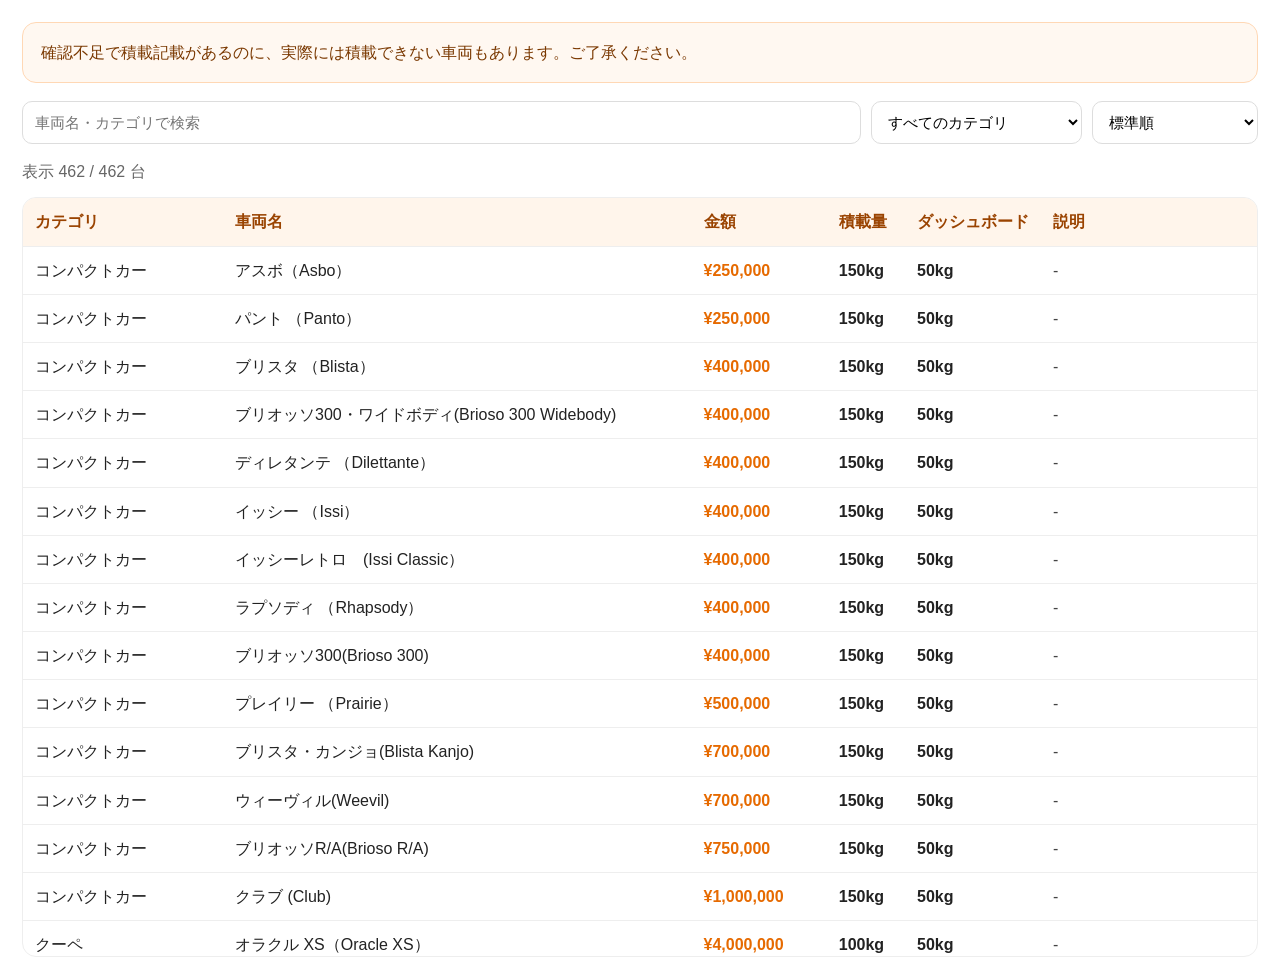
<file: vehicle-prices.html>
<!doctype html>
<html lang="ja">
<head>
  <meta charset="utf-8">
  <meta name="viewport" content="width=device-width, initial-scale=1">
  <title>ODRP 車両価格一覧</title>
  <style>
    * { box-sizing: border-box; }
    body {
      margin: 0;
      font-family: -apple-system, BlinkMacSystemFont, "Hiragino Sans", "Noto Sans JP", sans-serif;
      background: #fff;
      color: #222;
      line-height: 1.7;
    }
    main { padding: 22px; }
    .bar {
      display: flex;
      gap: 10px;
      flex-wrap: wrap;
      margin-bottom: 14px;
    }
    input, select {
      padding: 11px 12px;
      border: 1px solid #ddd;
      border-radius: 10px;
      background: #fff;
      font-size: 15px;
    }
    input { flex: 1; min-width: 220px; }
    .wrap {
      overflow: auto;
      border: 1px solid #eee;
      border-radius: 14px;
      max-height: 760px;
    }
    table { width: 100%; border-collapse: collapse; }
    th, td {
      padding: 10px 12px;
      border-bottom: 1px solid #eee;
      text-align: left;
      white-space: nowrap;
    }
    th {
      background: #fff5eb;
      position: sticky;
      top: 0;
      z-index: 1;
      color: #9a4300;
    }
    tbody tr:hover { background: #fffaf5; }
    td:nth-child(3) { font-weight: 700; color: #e66a00; }
    td:nth-child(4), td:nth-child(5) { font-weight: 700; }
    td:nth-child(6) {
      white-space: normal;
      min-width: 240px;
      max-width: 420px;
      color: #444;
    }
    .top-text {
      margin-bottom: 18px;
      padding: 16px 18px;
      border: 1px solid #ffd8b5;
      border-radius: 14px;
      background: #fff8f1;
      color: #7a3800;
      font-size: 16px;
    }
    .count { margin: 0 0 12px; color: #666; }
    @media (max-width: 700px) {
      main { padding: 12px; }
      .bar { display: grid; grid-template-columns: 1fr; }
      input { min-width: 0; width: 100%; }
      select { width: 100%; }
      th, td { padding: 9px 10px; font-size: 13px; }
    }
  </style>
</head>
<body>
  <main>
    <div class="top-text">
      確認不足で積載記載があるのに、実際には積載できない車両もあります。ご了承ください。
    </div>

    <div class="bar">
      <input id="q" placeholder="車両名・カテゴリで検索">
      <select id="cat"><option value="">すべてのカテゴリ</option></select>
      <select id="sort">
        <option value="">標準順</option>
        <option value="a">価格が安い順</option>
        <option value="d">価格が高い順</option>
        <option value="la">積載量が少ない順</option>
        <option value="ld">積載量が多い順</option>
      </select>
    </div>

    <p class="count" id="cnt"></p>

    <div class="wrap">
      <table>
        <thead>
          <tr>
            <th>カテゴリ</th>
            <th>車両名</th>
            <th>金額</th>
            <th>積載量</th>
            <th>ダッシュボード</th>
            <th>説明</th>
          </tr>
        </thead>
        <tbody id="body"></tbody>
      </table>
    </div>
  </main>

  <script>
    const C = [
      "コンパクトカー","クーペ","オフロード","マッスルカー","セダン","SUV","バン","商業",
      "バイク","自転車","スーパーカー","スポーツカー","クラシックスポーツカー","MOD車","ヘリコプター"
    ];

    const D = [
      [0,"アスボ（Asbo）",250000],[0,"パント （Panto）",250000],[0,"ブリスタ （Blista）",400000],
      [0,"ブリオッソ300・ワイドボディ(Brioso 300 Widebody)",400000],[0,"ディレタンテ （Dilettante）",400000],
      [0,"イッシー （Issi）",400000],[0,"イッシーレトロ　(Issi Classic）",400000],[0,"ラプソディ （Rhapsody）",400000],
      [0,"ブリオッソ300(Brioso 300)",400000],[0,"プレイリー （Prairie）",500000],[0,"ブリスタ・カンジョ(Blista Kanjo)",700000],
      [0,"ウィーヴィル(Weevil)",700000],[0,"ブリオッソR/A(Brioso R/A)",750000],[0,"クラブ (Club)",1000000],
      [1,"オラクル XS（Oracle XS）",4000000],[1,"コノシェンティ カブリオ （Cognoscenti Cabrio）",5400000],
      [1,"エグゼンプラー （Exemplar）",5400000],[1,"フェロン （Felon）",5400000],[1,"カンジョSJ(Kanjo SJ)",5400000],
      [1,"オラクル (Oracle)",5400000],[1,"ポストルード(Postlude)",5400000],[1,"センチネル （Sentinel）",5400000],
      [1,"ザイオン カブリオ （Zion Cabrio）",5400000],[1,"フェロンGT （Felon GT）",6000000],[1,"ジャッカル （Jackal）",6000000],
      [1,"センチネルXS （Sentinel XS）",6000000],[1,"ザイオン （Zion）",6000000],[1,"F620",6000000],
      [1,"ウィンザードロップ （Windsor Drop）",6000000],[1,"プレビオン(Previon)",6500000],[1,"ウィンザー （Windsor）",8000000],
      [2,"インジェクション （Injection）",2000000],[2,"カラハリ （Kalahari）",2000000],[2,"ストリートブレイザー(Street Blazer)",2700000],
      [2,"デューンバギー （Dune Buggy）",2700000],[2,"ヘリオン(Hellion)",2700000],[2,"ラスティ レベル・反逆者（Rusty Rebel）",2700000],
      [2,"HOTブレイザー （Hot Rod Blazer）",3000000],[2,"デューンローダー （Duneloader）",3000000],[2,"レベル （Rebel2）",3000000],
      [2,"リアータ(Riata)",3000000],[2,"ベルス(Verus)",3000000],[2,"ビフタ （Bifta）",3250000],
      [2,"ブレイザー （Blazer）",3250000],[2,"ブレイザー・ライフガード（Blazer Lifeguard）",3250000],[2,"ボーディ （Bodhi）",3250000],
      [2,"ウィンキー（Winky）",3250000],[2,"トロフィートラック (Trophy Truck)",3400000],[2,"ランチャーXL （Rancher XL）",3750000],
      [2,"カラカラ4x4(Caracara 4x4)",4050000],[2,"サンドキングXL （Sandking XL）",6000000],[2,"サンドキングSWB （SandkingSWB）",6000000],
      [2,"カマチョ(Kamacho)",6000000],[2,"アウトロー(Outlaw)",6000000],[2,"フリークロウラー (Freecrawler)",7500000],
      [2,"デザートレイド (Desert Raid)",7500000],[2,"ブロウラー （Brawler）",8250000],[2,"Yosemite Rancher(ヨセミテ・ランチャー)",8750000],
      [2,"メサ・カスタム （Mesa3）",8750000],[2,"ダブスタ6x6（Dubsta 6x6）",12500000],[2,"Vagrant（ヴァグラント）",26000000],
      [2,"ドラウグル(Draugur)",300000000],
      [3,"スラムバン （Slamvan）",2700000],[3,"チューリップ(Tulip)",3000000],[3,"ウィーヴィル・カスタム (Weevil Custom)",3000000],
      [3,"ファクション （Faction）",3400000],[3,"ブレイド （Blade）",4050000],[3,"バッカニア （Buccaneer）",4050000],
      [3,"バッカニア・カスタム （Buccaneer Custom）",4050000],[3,"ビーター・デュークス(Beater Dukes)",4050000],
      [3,"エリー(Ellie)",4050000],[3,"ガントレット （Gauntlet）",4050000],[3,"レッドウッドガントレット （Redwood Gauntlet）",4050000],
      [3,"グリーンウッド(Greenwood)",4050000],[3,"ムーンビーム （Moonbeam）",4050000],[3,"ムーンビーム・カスタム (Moonbeam Custom)",4050000],
      [3,"ナイトシェード （Nightshade）",4050000],[3,"フェニックス （Phoenix）",4050000],[3,"ピカドール （Picador）",4050000],
      [3,"スタリオン（Stallion）",4050000],[3,"バーガーショットスタリオン （Burger Shot Stallion）",4050000],[3,"タンパ （Tampa）",4050000],
      [3,"ヴァモス(Vamos)",4050000],[3,"ヴィゲーロ （Vigero）",4050000],[3,"ヴァーゴ （Virgo）",4050000],
      [3,"ヴァーゴクラシック （Virgo Classic）",4050000],[3,"ブードゥー・カスタム （Voodoo Custom）",4050000],
      [3,"ディーヴィアント(Deviant)",4250000],[3,"ホットナイフ （Hotknife）",4250000],[3,"インペイラー(Impaler)",4250000],
      [3,"チノ（Chino）",4750000],[3,"チノ・カスタム （Chino Custom）",4750000],[3,"クリーク(Clique)",4750000],
      [3,"セイバーGTターボ （Sabre Turbo）",4750000],[3,"バッファローSTX(Buffalo STX)",5400000],[3,"ドミネーター （Dominator）",5400000],
      [3,"ドミネーターGTT（Dominator GTT）",5400000],[3,"ガントレットレトロ(Gauntlet Classic)",5400000],
      [3,"ハスラー(Hustler)",5400000],[3,"ルイナー （Ruiner）",5400000],[3,"ロストスラムバン （Lost Slamvan）",5400000],
      [3,"スラムバン・カスタム （Slamvan Custom）",5400000],[3,"ヴァーゴクラシック・カスタム （Virgo Classic Custom）",5400000],
      [3,"ヨセミテ(Yosemite)",5400000],[3,"セイバーターボ・カスタム （Sabre Turbo Custom）",6250000],
      [3,"ファクション・カスタム・ドンク (Faction Custom Donk)",8100000],[3,"ラーチャー （Lurcher）",19000000],
      [3,"ガントレットレトロ・カスタム(Gauntlet Classic Custom)",20000000],[3,"ペヨーテガッサー(Peyote Gasser)",20000000],
      [3,"バッファローEVX(Buffalo EVX)",25000000],[3,"ファクション・カスタム (Faction Custom)",25000000],
      [3,"マニャーナ・カスタム(Manana Custom)",27000000],[3,"ラットトラック （Rat-Truck）",30000000],
      [3,"デュークス （Dukes）",35000000],[3,"ルイナーZZ-8（Ruiner ZZ-8）",40000000],[3,"ヴィゲーロZX(Vigero ZX)",40000000],
      [3,"ガントレットヘルファイア(Gauntlet Hellfire)",42500000],[3,"コケットブラックフィン（Coquette BlackFin）",45000000],
      [3,"ドミネーターGTX(Dominator GTX)",45000000],[3,"ドミネーターASP(Dominator ASP)",45000000],
      [3,"ヘルメス(Hermes)",45000000],[3,"ドリフトヨセミテ(Drift Yosemite)",45000000],
      [4,"Glendale Custom(グレンデール・カスタム)",4050000],[4,"アステロープ （Asterope）",4050000],
      [4,"アセア （Asea）",4050000],[4,"インゴット （Ingot）",4050000],[4,"エンペラー （Emperor）",4050000],
      [4,"エンペラー （Emperor2）ラスティ版",4050000],[4,"グレンデール （Glendale）",4050000],[4,"サージ （Surge）",4050000],
      [4,"スタニアー （Stanier）",4050000],[4,"ストラタム （Stratum）",4050000],[4,"テイルゲイター （Tailgater）",4050000],
      [4,"フュージティブ （Fugitive）",4050000],[4,"プリモ （Primo）",4050000],[4,"プレミア （Premier）",4050000],
      [4,"レジーナ （Regina）",4050000],[4,"ワシントン （Washington）",4050000],[4,"イントルーダー （Intruder）",4500000],
      [4,"シャフター （Schafter）",4750000],[4,"シャフター LWB （Schafter LWB）",5000000],[4,"シャフターV12 （SchafterV12）",5000000],
      [4,"ロメロ霊柩車 （Romero Hearse）",5000000],[4,"コノシェンティ （Cognoscenti）",5400000],
      [4,"コノシェンティ55 （Cognoscenti 55）",5400000],[4,"スタッフォード (Stafford)",5400000],
      [4,"テイルゲイターS(Tailgater S)",5400000],[4,"プリモ・カスタム （Primo Custom）",5400000],
      [4,"ウォーレナーHKR（Warrener HKR）",6750000],[4,"ラインハート(Rhinehart)",6750000],[4,"ディアティ(Deity)",8100000],
      [4,"チンクエミーラ(Cinquemila)",9000000],[4,"ウォーレナー （Warrener）",27500000],
      [4,"ストレッチ （Stretch）",300000000],[4,"スーパーダイアモンド （Super Diamond） / スーパーダイヤ",500000000],
      [5,"ビージェイXL （Beejay XL）",3400000],[5,"カヴァルケード （Cavalcade）旧型",3400000],
      [5,"ハバネロ （Habanero）",3400000],[5,"ハントレーS （Huntley S）",3400000],[5,"アストロン(Astron)",4050000],
      [5,"ボーラー （Baller）",4050000],[5,"ボーラー【2013タイプ】 （Baller2）",4050000],
      [5,"カヴァルケード （Cavalcade2）新型",4050000],[5,"ダブスタ （Dubsta）",4050000],
      [5,"ダブスタ２ （Dubsta2）",4050000],[5,"ジュビリー(Jubilee)",4050000],[5,"ランドストーカー （Landstalker）",4050000],
      [5,"ノバク(Novak)",4050000],[5,"ロコト （Rocoto）",4050000],[5,"セラーノ （Serrano）",4050000],
      [5,"ボーラーLE （Baller LE）",4750000],[5,"ボーラーLE LWB （Baller LE LWB）",4750000],
      [5,"ボーラーST(Baller ST)",4750000],[5,"FQ 2",4750000],[5,"ランドストーカーXL(Landstalker XL)",4750000],
      [5,"コンテンダー （Contender）",5400000],[5,"グレンジャー （Granger）",5400000],
      [5,"グレズリー （Gresley）",5400000],[5,"I-ワーゲン(I-Wagen)",5400000],[5,"メサ （Mesa）",5400000],
      [5,"レーディアス （Radius）",5400000],[5,"セミノール （Seminole）",5400000],
      [5,"セミノール・フロンティア(Seminole Frontier)",5400000],[5,"XLS",5400000],
      [5,"グレンジャー3600LX(Granger 3600LX)",6250000],[5,"パトリオット （Patriot）",6750000],
      [5,"レブラGTS(Rebla GTS)",6750000],[5,"ヴェティル(Vetir)",6750000],
      [5,"パトリオット・ストレッチ (Patriot Stretch)",10000000],[5,"トロス(Toros)",10000000],
      [6,"ジャーニー （Journey）",4000000],[6,"サーファー （Surfer）",5000000],[6,"サーファー （Surfer2）",5000000],
      [6,"ボブキャットXL （Bobcat XL）",5500000],[6,"ブリート (Burrito3)",5500000],[6,"ミニバン （Minivan）",5500000],
      [6,"スピードー （Speedo）",5500000],[6,"バイソン （Bison）",6000000],[6,"ジャーニー2",6000000],
      [6,"ミニバン・カスタム （Minivan Custom）",6000000],[6,"スピードー・カスタム (Speedo Custom)",6000000],
      [6,"ヨウガ （Youga）",6000000],[6,"ヨウガ・クラシック(Youga classic)",6000000],
      [6,"ギャング・ブリート （Gang Burrito）",6500000],[6,"ギャング・ブリート （Gang Burrito2）",6500000],
      [6,"ヨウガ・クラシック4x4(Youga Classic 4x4)",6500000],[6,"ランポ・カスタム （Rumpo Custom）",7500000],
      [7,"Taco Van（タコスバン）",12500000],[7,"パウンダー （Pounder）",15000000],
      [7,"パウンダー.・カスタム（Pounder Custom）",15000000],[7,"パッカー （Packer）",15000000,"積載無し"],
      [7,"ファントム （Phantom）",15000000,"積載無し"],[7,"ファントム・カスタム (Phantom Custom)",15000000,"積載無し"],
      [7,"ベンソン （Benson）",15000000],[7,"ホーラー （Hauler）",15000000,"積載無し"],
      [7,"ミュール （Mule2）",15000000],[7,"ミュール・カスタム (Mule Custom)",15000000],
      [7,"ミュール（Mule）",15000000],[7,"ミュール（Mule3）",15000000],
      [8,"ファギオ （Faggio）",250000],[8,"ファギオスポーツ(Faggio Sport)",250000],[8,"ファギオMOD(Faggio Mod)",500000],
      [8,"エンデューロ （Enduro）",1250000],[8,"バガー （Bagger）",1650000],[8,"ダブルT （Double T）",2500000],
      [8,"サンチェス（オリジナル） （Sanchez）",2500000],[8,"サンチェス2 （Sanchez2）",2500000],
      [8,"ラットバイク(Rat Bike)",2700000],[8,"エスキー（Esskey）",3250000],[8,"FCR1000（FCR 1000）",3250000],
      [8,"マンチェス(Manchez)",3250000],[8,"デファイラー(Defiler)",3750000],[8,"ラフィアン （Ruffian）",4000000],
      [8,"クリフハンガー（Cliffhanger）",4000000],[8,"ベイダー （Vader）",4000000],[8,"ヴィンディケーター （Vindicator）",4050000],
      [8,"FCR1000・カスタム(FCR 1000 Custom)",4750000],[8,"アクマ （Akuma）",5000000],
      [8,"ボルテックス(Vortex)",5000000],[8,"サブリン （Sovereign）",5000000],[8,"ディアブロス(Diabolus)",5040000],
      [8,"マンチェススカウト(Manchez Scout)",5040000],[8,"ネメシス （Nemesis）",5040000],[8,"PCJ600（PCJ 600）",5040000],
      [8,"イノベーション （Innovation）",5500000],[8,"スラスト （Thrust）",6250000],[8,"ゾンビボバー(Zombie Bobber)",6250000],
      [8,"デーモン （Daemon）",6750000],[8,"BF400",7000000],[8,"ディアブロス・カスタム(Diabolus Custom)",7000000],
      [8,"バティー801 （Bati 801）",7500000],[8,"バティー801RR （Bati 801RR）",7500000],[8,"リーバー(Reever)",7500000],
      [8,"Stryder(ストライダー)",7500000],[8,"キメラ(Chimera)",8100000],[8,"ヘクサー （Hexer）",8750000],
      [8,"ガーゴイル(Gargoyle)",9500000],[8,"ゾンビチョッパー(Zombie Chopper)",10000000],
      [8,"ウルフスベイン（WolfSbane）",10500000],[8,"ナイトブレード（Nightblade）",12000000],
      [8,"TT750",12500000],[8,"サンクタス(Sanctus)",21500000],[8,"アヴァルス(Avarus)",24300000],
      [8,"ハクチョウ （Hakuchou）",39000000],[8,"XP1",40000000],[8,"カーボンRS（Carbon RS）",46000000],
      [8,"シノビ(Shinobi)",60000000],[8,"ハクチョウドラッグ(Hakuchou Drag)",65000000],[8,"ショータロー（Shotaro）",250000000],
      [9,"ウィペット(Whippet Race Bike)",50000],[9,"エンデュレックス(Endurex Race Bike)",50000],
      [9,"クルーザー （Cruiser）",50000],[9,"フィックスター(Fixter)",50000],[9,"スコーチャー(Scorcher)",50000],
      [9,"BMX",75000],[9,"ゴルフカート （Caddy）",3500000],[9,"ゴルフカート （Caddy2）",3500000],
      [9,"ゴルフカート （Caddy3）",3500000],
      [10,"バンシー900R（Banshee 900R）",55000000],[10,"エンティティ XXR(Entity XXR)",70000000],
      [10,"タイパン(Taipan)",70000000],[10,"エンティティXF(Entity XF)",100000000],[10,"アダー （Adder）",110000000],
      [10,"オーターク(Autarch)",125000000],[10,"チーター(Cheetah)",135000000],[10,"811",150000000],
      [10,"ツーリスモR(Turismo R)",170000000],[10,"タイラント（Tyrant）",170000000],[10,"オシリス （Osiris）",255000000],
      [10,"イタリGTB・カスタム(Itali GTB Custom)",270000000],[10,"イタリGTB (Itali GTB)",270000000],
      [10,"エメラス(Emerus)",300000000],[10,"ゼントーノ （Zentorno）",350000000],[10,"フューリア(Furia)",400000000],
      [10,"S80RR",420000000],[10,"サイクロン(Cyclone)",480000000],[10,"テザラクト(Tezeract)",480000000],
      [10,"ネロ （Nero）",580000000],[10,"ヴァーチャー(Vietue)",580000000],[10,"ネロ・カスタム(Nero Custom)",600000000],
      [10,"クリーガー(Krieger)",600000000],[10,"イグナス(Ignus)",650000000],[10,"デヴェステ・エイト(Deveste Eight)",680000000],
      [10,"トラクス(Thrax)",700000000],[10,"テンペスタ(Tempesta)",350000000],[10,"ゾラッソ",550000000],
      [10,"クリーガー(Krieger)",450000000],[10,"ヴァグネル(Vagner)",550000000],[10,"RE7B",450000000],
      [10,"LM87",500000000],[10,"X80 Proto",440000000],[10,"XA-21",450000000],[10,"トレロXO（ToreroXO）",670000000],
      [11,"ゴーゴーモンキーブリスタ （Go Go Monkey Blista）",3400000],[11,"アルファ （Alpha）",4750000],
      [11,"フューソラード （Fusilade）",4750000],[11,"バッファロー （Buffalo）",7000000],
      [11,"バッファローS （Buffalo S）",7000000],[11,"ドリフトタンパ （Drift Tampa）",7000000],
      [11,"ラプター （Raptor）",7000000],[11,"スプランクバッファロー （Sprunk Buffalo）",7000000],
      [11,"ヴェトレトロ（Veto Classic）",7000000],[11,"ヴェトモダン（Veto Modern）",7000000],
      [11,"ホットリングセイバー (Hotring Sabre)",8000000],[11,"バンシー （Banshee）",13500000],
      [11,"フロレGT （Furore GT）",13500000],[11,"センチネルレトロ (Sentinel Classic)",13500000],
      [11,"センチネルレトロ・ワイドボディ (Sentinel Classic Widebody)",13500000],[11,"フェルツァー （Feltzer）",20000000],
      [11,"8Fドラフター(8F Drafter)",20000000],[11,"コメット （Comet）",20000000],[11,"サイファー(Cypher)",20000000],
      [11,"エレジーRH8 (Elegy RH8)",20000000],[11,"ラストン(Ruston)",20000000],
      [11,"コメット・レトロカスタム （Comet Retro Custom）",20500000],[11,"ジェスターレトロ (Jester Classic)",21500000],
      [11,"リンクス （Lynx）",21500000],[11,"ラピッドGT （Rapid GT）",21500000],[11,"ラピッドGT （Rapid GT2）",21500000],
      [11,"RT3000",21500000],[11,"ストレイター(Streiter)",21500000],[11,"サルタン （Sultan）",21500000],
      [11,"V-STR",21500000],[11,"ベスティアGTS （Bestia GTS）",23000000],[11,"コメットS2(Comet S2)",23000000],
      [11,"コメットS2カブリオ(Comet S2 Cabrio)",23000000],[11,"コメットSR（Comet SR）",23000000],
      [11,"セブン-70（Seven-70）",23000000],[11,"カルボニツァーレ （Carbonizzare）",23500000],
      [11,"ユーロス(Euros)",23500000],[11,"フラッシュGT(Flash GT)",23500000],[11,"GB200",23500000],
      [11,"オムニス（Omnis）",23500000],[11,"スラーノ （Surano）",23500000],[11,"トロポスラリー (Tropos Rallye)",23500000],
      [11,"ZR350",23500000],[11,"カーミリオン （Khamelion）",29000000],[11,"Komoda(コモダ)",29000000],
      [11,"シュワルツァー （Schwartzer）",29000000],[11,"スゴイ(Sugoi)",29000000],[11,"フェリエラー （Verlierer）",29000000],
      [11,"コケット （Coquette）",30500000],[11,"ジェスターRR(Jestar RR)",30500000],
      [11,"スペクター (Specter)",30500000],[11,"スペクター・カスタム (Specter Custom)",30500000],
      [11,"キャリコGTF(Calico GTF)",34500000],[11,"グロウラー(Growler)",35000000],[11,"サルタンレトロ(Sultan Classic)",35000000],
      [11,"10F",35350000],[11,"10F・ワイドボディ(10F Widebody)",35350000],[11,"9F",35350000],
      [11,"9Fカブリオ（9F Cabrio）",35350000],[11,"コメットサファリ（Comet Safari）",42500000],
      [11,"コルシタ(Corsita)",42500000],[11,"ジェスター （Jester）",42500000],[11,"エレジー・レトロカスタム （Elegy Retro Custom）",44500000],
      [11,"ローカスト(Locust)",44500000],[11,"SM722",44500000],[11,"マッサクロ （Massacro）",46500000],
      [11,"マッサクロ(レースカー)（Massacro (Racecar)）",46500000],[11,"オムニスe-GT(Omnis e-GT)",46500000],
      [11,"シュラーゲンGT(Schlagen GT)",55000000],[11,"ジャギュラー(Jugular)",65000000],
      [11,"コケットD10(Coquette D10)",65000000],[11,"サルタンRSレトロ(Sultan RS Classic)",65000000],
      [11,"ベクター（Vectre）",65000000],[11,"Imorgon(イモーゴン)",70000000],[11,"ネオン(Neon)",70000000],
      [11,"Raiden（ライデン）",70000000],[11,"ネオ(Neo)",80000000],[11,"パライア（Pariah）",80000000],
      [11,"イタリGTO(Itali GTO)",140000000],[11,"パラゴンR(Paragon R)",150000000],
      [11,"リボルター(Revolter)",170000000],[11,"イタリRSX(Itali RSX)",200000000],
      [11,"イッシースポーツ(Issi Sport)",50000000],[11,"フト （Futo）",6000000],[11,"フトGTX（Futo GTX）",6000000],
      [11,"ブリスタ コンパクト（Blista Compact）",2500000],[11,"ペナンブラ （Penumbra）",20000000],
      [11,"サルタンRS(Sultan RS)",55000000],
      [12,"チェブレック(Cheburek)",4000000],[12,"ネビュラターボ(Nebula Turbo)",5000000],
      [12,"ダイナスティー(Dynasty)",6500000],[12,"ピガール （Pigalle）",6500000],
      [12,"ファガロア(Fagaloa)",7500000],[12,"レトニュー(Retinue)",7500000],
      [12,"ラピッドGTレトロ　(Rapid GT Classic)",8000000],[12,"レトニュー Mk2(Retinue Mk II)",8000000],
      [12,"マニャーナ （Manana）",9500000],[12,"ミッチェリGT(Michelli GT)",10000000],
      [12,"190z",13500000],[12,"サベストラ(Savestra)",15000000],[12,"ザイオンレトロ(Zion Classic)",17500000],
      [12,"ペヨーテ （Peyote）",19000000],[12,"アーデント（Ardent）",19500000],
      [12,"ペヨーテ・カスタム(Peyote Custom)",22500000],[12,"トルネード・ラットロッド （Tornado Rat Rod）",23000000],
      [12,"チーターレトロ (Cheetah Classic)",29500000],[12,"マンバ （Mamba）",30500000],
      [12,"トルネード （Tornado）",34000000],[12,"トルネード （Tornado2）",34000000],
      [12,"トルネード （Tornado3）",34000000],[12,"トルネード （Tornado4）",34000000],
      [12,"トルネード・カスタム （Tornado Custom）",35000000],[12,"ヴィセリス(Viseris)",36500000],
      [12,"コケットレトロ （Coquette Classic）",44500000],[12,"ルーズヴェルト （Roosevelt）",44500000],
      [12,"ルーズヴェルトバロー （Roosevelt Valor）",44500000],[12,"GT500",55000000],
      [12,"インフェルナスレトロ（Infernus Classic）",55000000],[12,"モンロー （Monroe）",60000000],
      [12,"スターリングGT （Stirling GT）",70000000],[12,"スティンガーGT （Stinger GT）",70000000],
      [12,"トレロ (Torero)",90000000],[12,"カスコ （Casco）",185000000],[12,"スティンガー （Stinger）",200000000],
      [12,"ツーリスモレトロ (Turismo Classic)",200000000],[12,"スウィンガー (Swinger)",340000000],
      [12,"Zタイプ （Z Type）",550000000],
      [13,"エレジーRH5",200000000],[13,"エレジーRH6",200000000],[13,"エレジーRH7",400000000],
      [13,"エレジーRH7 Hycade",600000000],[13,"kawaii",12000000],[13,"サンライズR",150000000],
      [13,"トラクスＳ",800000000],[13,"トラクスＤ",700000000],[13,"イタリGTR",900000000],
      [13,"イタリGTO N-Larga Custom",900000000],
      [14,"ハボック",100000000],[14,"スパロー",200000000],[14,"シースパロー",210000000],
      [14,"バザード",220000000],[14,"マベリック",340000000],[14,"フロガー",400000000],
      [14,"コナダ",600000000],[14,"スーパーヴォリト",600000000],[14,"スーパーヴォリト カーボン",600000000],
      [14,"ヴォラタス",1500000000],[14,"スイフト",1200000000],[14,"スイフト デラックス",1300000000]
    ];

    const LOAD_BY_CATEGORY = {
      "商業": 2000, "バン": 800, "SUV": 150, "コンパクトカー": 150, "セダン": 100,
      "マッスルカー": 100, "オフロード": 200, "クーペ": 100,
      "クラシックスポーツカー": 100, "スポーツカー": 100, "スーパーカー": 100,
      "バイク": 0, "自転車": 0, "MOD車": 0, "ヘリコプター": 0
    };

    const LOAD_BY_VEHICLE = {
      "taco": 800, "タコスバン": 800,
      "pounder": 2000, "パウンダー": 2000,
      "benson": 2000, "ベンソン": 2000,
      "mule2": 2000, "mule3": 2000, "mule4": 2000, "mule": 2000, "ミュール": 2000,
      "italigto": 100,
      "packer": 0, "パッカー": 0,
      "phantom custom": 0, "phantom": 0, "ファントム・カスタム": 0, "ファントム": 0,
      "hauler": 0, "ホーラー": 0,
      "desert raid": 0, "デザートレイド": 0,
      "jester": 0, "ジェスター": 0,
      "flash gt": 0, "フラッシュgt": 0
    };

    const q = document.getElementById("q");
    const cat = document.getElementById("cat");
    const sort = document.getElementById("sort");
    const cnt = document.getElementById("cnt");
    const body = document.getElementById("body");

    function yen(n) { return "¥" + n.toLocaleString("ja-JP"); }

    function loadKg(r) {
      const catName = C[r[0]];
      const name = r[1].toLowerCase();
      for (const key in LOAD_BY_VEHICLE) {
        if (name.includes(key.toLowerCase())) return LOAD_BY_VEHICLE[key];
      }
      return LOAD_BY_CATEGORY[catName] || 0;
    }

    function loadText(r) {
      const kg = loadKg(r);
      return kg ? kg + "kg" : "-";
    }

    C.forEach(x => {
      const option = document.createElement("option");
      option.value = x;
      option.textContent = x;
      cat.appendChild(option);
    });

    function draw() {
      const k = q.value.trim().toLowerCase();
      const c = cat.value;
      const s = sort.value;

      let a = D.filter(r => {
        const categoryName = C[r[0]];
        const vehicleName = r[1];
        const description = r[3] || "";
        return (!c || categoryName === c) &&
          (categoryName + " " + vehicleName + " " + description).toLowerCase().includes(k);
      });

      if (s === "a") a.sort((x, y) => x[2] - y[2]);
      if (s === "d") a.sort((x, y) => y[2] - x[2]);
      if (s === "la") a.sort((x, y) => loadKg(x) - loadKg(y));
      if (s === "ld") a.sort((x, y) => loadKg(y) - loadKg(x));

      cnt.textContent = `表示 ${a.length} / ${D.length} 台`;
      body.innerHTML = a.map(r => `
        <tr>
          <td>${C[r[0]]}</td>
          <td>${r[1]}</td>
          <td>${yen(r[2])}</td>
          <td>${loadText(r)}</td>
          <td>50kg</td>
          <td>${r[3] || "-"}</td>
        </tr>
      `).join("");
    }

    q.addEventListener("input", draw);
    cat.addEventListener("change", draw);
    sort.addEventListener("change", draw);
    draw();
  </script>
</body>
</html>
</file>
<file: style.css>
:root{--orange:#f97316;--orange2:#fb923c;--ink:#1f2937;--muted:#6b7280;--line:#e5e7eb;--bg:#f8fafc;--card:#fff;--side:260px;--radius:18px}
*{box-sizing:border-box}html{scroll-behavior:smooth}body{margin:0;font-family:-apple-system,BlinkMacSystemFont,"Segoe UI","Noto Sans JP",sans-serif;background:var(--bg);color:var(--ink);line-height:1.8}button,input{font:inherit}.sidebar{position:fixed;inset:0 auto 0 0;width:var(--side);background:#fff;border-right:1px solid var(--line);padding:24px 18px;z-index:50;display:flex;flex-direction:column}.logo{text-decoration:none;color:var(--ink);padding:10px 12px 20px;border-bottom:1px solid var(--line);margin-bottom:16px}.logo span{display:block;font-size:32px;font-weight:1000;letter-spacing:-2px;color:var(--orange)}.logo small{display:block;font-weight:700;letter-spacing:.15em}.sidebar nav{display:grid;gap:5px;overflow:auto}.nav-item{border:0;background:transparent;text-align:left;padding:11px 13px;border-radius:10px;cursor:pointer;color:#4b5563;font-weight:700}.nav-item:hover,.nav-item.active{background:#fff3e9;color:#c2410c}.nav-item.active{box-shadow:inset 3px 0 var(--orange)}.side-footer{margin-top:auto;padding:18px 12px;color:var(--muted);font-size:12px}.main{margin-left:var(--side);min-height:100vh;transition:.25s}.main.wide{margin-left:0}.main.wide~*{}.topbar{position:sticky;top:0;z-index:30;display:flex;gap:20px;align-items:center;justify-content:space-between;padding:18px 4vw;background:rgba(248,250,252,.94);backdrop-filter:blur(12px);border-bottom:1px solid var(--line)}.topbar h1{margin:0;font-size:clamp(25px,3vw,42px)}.eyebrow{margin:0;color:var(--orange);font-size:11px;font-weight:900;letter-spacing:.18em}.tools{display:flex;gap:8px;align-items:center}.search{display:flex;align-items:center;gap:8px;background:#fff;border:1px solid var(--line);padding:9px 12px;border-radius:12px;min-width:min(360px,42vw)}.search input{border:0;outline:0;width:100%;background:transparent}.tools button,.updatebar button{border:1px solid var(--line);background:#fff;border-radius:10px;padding:9px 12px;cursor:pointer}.updatebar{margin:18px 4vw 0;padding:12px 15px;background:#fff7ed;border:1px solid #fed7aa;border-radius:12px;color:#9a3412;display:flex;gap:12px;align-items:center}.updatebar span{flex:1}.search-status{margin:12px 4vw 0;padding:12px 15px;background:#eff6ff;border-radius:10px}.category{display:none;padding:28px 4vw 60px;max-width:1300px;margin:auto}.category.active{display:block}.hero-card,.rule-card,.source-card,.vehicle-gallery{background:var(--card);border:1px solid var(--line);border-radius:var(--radius);padding:clamp(20px,3vw,42px);margin-bottom:22px;box-shadow:0 8px 28px rgba(15,23,42,.04)}.hero-card{display:grid;grid-template-columns:1fr 1fr;gap:34px;align-items:center}.badge,.status{display:inline-block;background:#fff3e9;color:#c2410c;border:1px solid #fed7aa;border-radius:999px;padding:2px 9px;font-size:11px;font-weight:900}.hero-card h2{font-size:clamp(34px,5vw,68px);line-height:1.1;margin:12px 0}.lead{font-size:20px}.hero-card blockquote{border-left:4px solid var(--orange);padding-left:16px;margin-left:0}.rule-card h2,.source-card h2,.vehicle-gallery h2{margin-top:0;border-bottom:2px solid #fff0e6;padding-bottom:12px}.rule-card h2>span:first-child{color:var(--orange)}h3{margin-top:28px;font-size:18px}ul{padding-left:1.25em}li{margin:.32em 0}.notice{padding:14px 16px;border-left:4px solid var(--orange);background:#fff7ed;border-radius:8px}.danger{border-top:5px solid var(--orange)}.rule-grid{display:grid;grid-template-columns:repeat(2,minmax(0,1fr));gap:12px}.rule-grid>div{border:1px solid var(--line);border-radius:12px;padding:14px}.rule-grid h3{margin:0 0 6px}.rule-grid p{margin:0;color:#4b5563}.image-slot{margin:0;background:#fff;border:2px dashed #fdba74;border-radius:14px;padding:12px}.image-slot img{display:block;width:100%;height:auto;border-radius:8px}.image-slot figcaption{font-size:12px;color:var(--muted);margin-top:8px}.source-grid,.gallery{display:grid;grid-template-columns:repeat(2,minmax(0,1fr));gap:16px}.source-grid img,.gallery img{width:100%;border:1px solid var(--line);border-radius:12px}.all-sources{grid-template-columns:repeat(3,minmax(0,1fr))}table{width:100%;border-collapse:collapse;margin:16px 0}th,td{border:1px solid var(--line);padding:10px;text-align:left}th{background:#fff7ed}pre{overflow:auto;background:#111827;color:#f9fafb;padding:16px;border-radius:12px}mark{background:#fde68a;padding:0 2px;border-radius:3px}.hidden-by-search{display:none!important}footer{text-align:center;color:var(--muted);padding:35px}.mobile-header{display:none}.overlay{display:none}body.dark{--ink:#f3f4f6;--muted:#9ca3af;--line:#374151;--bg:#111827;--card:#1f2937}body.dark .sidebar,body.dark .topbar,body.dark .search,body.dark .tools button{background:#1f2937}body.dark .topbar{background:rgba(17,24,39,.94)}body.dark .nav-item{color:#d1d5db}body.dark .nav-item.active,body.dark .nav-item:hover{background:#3b2418;color:#fdba74}body.dark th{background:#3b2418}body.dark .rule-grid p{color:#d1d5db}
@media(max-width:900px){.mobile-header{display:flex;position:sticky;top:0;z-index:70;justify-content:space-between;align-items:center;padding:12px 15px;background:#fff;border-bottom:1px solid var(--line)}.mobile-header button{border:0;background:transparent;font-size:22px}.sidebar{transform:translateX(-105%);transition:.25s;width:min(300px,86vw)}.sidebar.open{transform:translateX(0)}.overlay.show{display:block;position:fixed;inset:0;background:rgba(0,0,0,.38);z-index:45}.main{margin-left:0}.topbar{position:static;display:block;padding:20px 18px}.tools{margin-top:12px}.search{min-width:0;flex:1}.updatebar,.search-status{margin-left:18px;margin-right:18px}.category{padding:20px 18px 45px}.hero-card{grid-template-columns:1fr}.rule-grid,.source-grid,.gallery,.all-sources{grid-template-columns:1fr}.tools #wideBtn{display:none}body.dark .mobile-header{background:#1f2937}}
@media(max-width:520px){.tools{align-items:stretch}.search{width:100%}.updatebar{align-items:flex-start;flex-wrap:wrap}.hero-card,.rule-card,.source-card,.vehicle-gallery{padding:18px;border-radius:14px}.hero-card h2{font-size:38px}}


/* 文章再構成版 */
.text-panel{padding:22px;border:1px solid var(--border);border-radius:18px;background:linear-gradient(135deg,#fff7ed,#fff)}
.table-wrap{overflow-x:auto;margin:16px 0}.compatibility-table{min-width:720px}.compatibility-table .ok{font-weight:800;color:#15803d;text-align:center}.compatibility-table .ng{font-weight:800;color:#dc2626;text-align:center}.caption{font-size:.9rem;color:var(--muted)}
.vehicle-list{display:grid;grid-template-columns:repeat(2,minmax(0,1fr));gap:14px;margin:14px 0 24px}.vehicle-card{padding:18px;border:1px solid var(--border);border-radius:16px;background:var(--card)}.vehicle-card h4{margin:0 0 7px;font-size:1.04rem}.vehicle-card p{margin:0 0 12px}.optional-image{padding:12px;border:1px dashed #fb923c;border-radius:12px;background:#fff7ed;font-size:.86rem;color:#9a3412}.dark .optional-image,.dark .text-panel{background:#2a211c;color:#fed7aa}
@media(max-width:700px){.vehicle-list{grid-template-columns:1fr}}

/* 画像資料を貼らずにWeb要素で再現する追加スタイル */
.city-hero{position:relative;min-height:300px;border-radius:22px;overflow:hidden;background:linear-gradient(#8fd7ff 0 48%,#ffd38c 48% 69%,#c96d28 69%);box-shadow:inset 0 0 0 1px rgba(255,255,255,.5)}
.city-hero .sun{position:absolute;width:88px;height:88px;border-radius:50%;background:#fff5bc;right:12%;top:28px;box-shadow:0 0 40px #fff2a7}
.city-hero .mountains{position:absolute;left:-5%;right:-5%;bottom:70px;height:120px;background:linear-gradient(135deg,transparent 0 15%,#82472c 15% 31%,transparent 31% 38%,#9b5633 38% 56%,transparent 56% 63%,#6e3d2d 63% 78%,transparent 78%);opacity:.9}
.city-hero .skyline{position:absolute;left:16%;right:16%;bottom:70px;height:115px;display:flex;align-items:flex-end;justify-content:center;gap:5px}
.city-hero .skyline i{display:block;width:11%;height:62%;background:#263238;border:4px solid #14191c;border-bottom:0;box-shadow:inset 0 0 0 2px #f7b733}
.city-hero .skyline i:nth-child(2){height:84%}.city-hero .skyline i:nth-child(3){height:100%}.city-hero .skyline i:nth-child(4){height:74%}.city-hero .skyline i:nth-child(5){height:91%}.city-hero .skyline i:nth-child(6){height:68%}
.city-hero .hero-logo{position:absolute;left:50%;top:48%;transform:translate(-50%,-50%) rotate(-2deg);text-align:center;z-index:3;filter:drop-shadow(0 5px 0 #111)}
.city-hero .hero-logo b{display:block;font-size:clamp(3.8rem,8vw,7rem);line-height:.8;letter-spacing:-.08em;color:#fff;background:linear-gradient(#fff8d4,#ff9e16 58%,#ff6b00);-webkit-background-clip:text;background-clip:text;-webkit-text-fill-color:transparent;-webkit-text-stroke:3px #111}
.city-hero .hero-logo span{display:inline-block;margin-top:10px;padding:4px 14px;border-radius:999px;background:#111;color:#fff;font-weight:900;font-style:italic;letter-spacing:.04em}
.city-hero .road{position:absolute;left:-10%;right:-10%;bottom:-48px;height:125px;background:#2f3437;transform:perspective(160px) rotateX(25deg)}
.city-hero .road:after{content:"";position:absolute;left:50%;top:0;width:7px;height:100%;background:repeating-linear-gradient(to bottom,#fff 0 14px,transparent 14px 30px)}
.support-note{margin:-4px 0 22px;padding:12px 15px;border-left:4px solid var(--accent,#f97316);background:rgba(249,115,22,.08);border-radius:0 10px 10px 0}
.vehicle-card{position:relative;overflow:hidden;min-height:210px;display:flex;flex-direction:column}
.vehicle-preview{position:relative;height:120px;margin-top:auto;border-radius:14px;background:linear-gradient(150deg,#eef2f6,#d3dbe4);overflow:hidden;border:1px solid rgba(15,23,42,.09)}
.vehicle-preview:before{content:"";position:absolute;left:0;right:0;bottom:0;height:38%;background:linear-gradient(#aab4bc,#7b858d)}
.vehicle-preview.car .car-body{position:absolute;left:16%;right:14%;bottom:31px;height:35px;border-radius:42% 54% 20% 22%/70% 80% 25% 30%;background:linear-gradient(135deg,#ff8a1e,#c34700);box-shadow:inset -12px -8px 0 rgba(0,0,0,.13)}
.vehicle-preview.car .car-body:before{content:"";position:absolute;left:24%;top:-24px;width:43%;height:28px;background:#25313a;clip-path:polygon(18% 100%,35% 0,78% 0,100% 100%);border-radius:8px 8px 0 0}
.vehicle-preview .wheel{position:absolute;bottom:20px;width:27px;height:27px;border-radius:50%;background:#17191c;border:6px solid #30343a;box-shadow:inset 0 0 0 3px #aeb7bf}.vehicle-preview .wheel-a{left:24%}.vehicle-preview .wheel-b{right:21%}
.vehicle-preview.helicopter .heli-body{position:absolute;left:31%;bottom:32px;width:42%;height:40px;border-radius:55% 58% 42% 45%;background:linear-gradient(135deg,#58636d,#20272d)}
.vehicle-preview.helicopter .heli-body:before{content:"";position:absolute;left:13%;top:5px;width:35%;height:18px;border-radius:50% 15% 20% 40%;background:#94c8dd}
.vehicle-preview.helicopter .rotor{position:absolute;left:19%;right:12%;top:24px;height:4px;background:#1c2227;transform:rotate(-2deg)}
.vehicle-preview.helicopter .rotor:after{content:"";position:absolute;left:48%;top:0;width:4px;height:30px;background:#1c2227}
.vehicle-preview.helicopter .tail{position:absolute;right:12%;bottom:43px;width:34%;height:9px;background:#303941;transform:rotate(-7deg);transform-origin:left}.vehicle-preview.helicopter .tail:after{content:"";position:absolute;right:-4px;bottom:0;width:16px;height:30px;background:#303941;clip-path:polygon(0 100%,100% 0,100% 100%)}
.vehicle-preview.helicopter .skid{position:absolute;left:34%;bottom:18px;width:40%;height:18px;border-bottom:3px solid #21262b;border-left:3px solid transparent;border-right:3px solid transparent}
@media(max-width:720px){.city-hero{min-height:220px}.city-hero .hero-logo b{-webkit-text-stroke:2px #111}.vehicle-card{min-height:190px}}


/* 参考画像に合わせた階層カテゴリー */
.category-tree{display:flex;flex-direction:column;gap:8px;padding:12px 10px 30px}.category-tree button{font:inherit}.nav-root,.nav-group-title{width:100%;display:grid;grid-template-columns:28px 1fr auto;align-items:center;gap:10px;text-align:left;border:0;background:transparent;color:inherit;padding:12px 14px;border-radius:12px;cursor:pointer}.nav-root{grid-template-columns:28px 1fr}.nav-group-title{font-size:1rem;font-weight:700}.nav-icon{font-size:1.2rem;text-align:center}.chevron{transition:.2s transform}.nav-group:not(.open) .chevron{transform:rotate(180deg)}.nav-children{position:relative;margin-left:32px;padding:4px 0 4px 17px;border-left:1px solid #d9dee5;display:flex;flex-direction:column;gap:3px}.nav-group:not(.open) .nav-children{display:none}.nav-children .nav-item{display:block;width:100%;padding:11px 14px;border:1px solid transparent;border-radius:10px;background:transparent;color:inherit;text-align:left;font-size:.98rem;line-height:1.45;cursor:pointer}.nav-item.active{background:#effcf6!important;border-color:#b8ead2!important;color:#10a968!important;font-weight:700}.dark .nav-item.active{background:#143a2c!important;border-color:#257454!important;color:#6ee7b7!important}.image-slot{margin-top:18px;padding:18px;border:2px dashed #f5a45b;border-radius:14px;background:#fff9f2}.image-slot code{display:block;margin-top:8px;white-space:normal}.link-cards{display:grid;grid-template-columns:repeat(2,minmax(0,1fr));gap:12px}.jump-card{padding:18px;border:1px solid #fed7aa;border-radius:14px;background:#fff7ed;cursor:pointer;font-weight:700}.jump-card:hover{transform:translateY(-1px)}@media(max-width:760px){.category-tree{padding-top:6px}.nav-group-title,.nav-root{padding:11px 10px}.nav-children{margin-left:23px}.link-cards{grid-template-columns:1fr}}


/* 犯罪早見表 */
.quick-table-block{margin-top:30px;padding-top:10px;border-top:2px solid var(--line)}
.crime-table-wrap{border:1px solid var(--line);border-radius:14px;background:var(--card);box-shadow:0 10px 30px rgba(15,23,42,.06)}
.crime-table{min-width:1180px;margin:0;font-size:.86rem}
.crime-table th{position:sticky;top:0;z-index:2;background:#2f6f59;color:#fff;text-align:center;white-space:nowrap}
.crime-table td{text-align:center;white-space:nowrap}
.crime-table td:nth-child(2){text-align:left;font-weight:650}
.crime-table tbody tr:nth-child(even){background:rgba(15,23,42,.025)}
.crime-table .unlimited{color:#dc2626;font-weight:800}
.crime-table .pending{color:var(--muted);font-style:italic;text-align:left}
.quick-notes{margin-top:22px;display:grid;grid-template-columns:180px 1fr;gap:8px 20px;align-items:start}
.quick-notes h4,.quick-notes p{margin:0}
.quick-notes .notice{grid-column:1/-1;margin-top:12px}
@media(max-width:700px){.quick-notes{grid-template-columns:1fr;gap:5px}.quick-notes h4{margin-top:12px}.crime-table{font-size:.8rem}}

.rule-image{margin:16px 0}.rule-image img{max-width:100%;border-radius:10px;border:1px solid #ddd;display:block}

/* 車両価格一覧 */
.vehicle-price-page {
  padding: 0;
  overflow: hidden;
}
.vehicle-price-page .section-heading,
.vehicle-price-page .section-lead {
  margin-left: 24px;
  margin-right: 24px;
}
.vehicle-price-page .section-heading {
  margin-top: 24px;
}
.vehicle-price-frame {
  display: block;
  width: 100%;
  height: min(82vh, 920px);
  min-height: 680px;
  border: 0;
  border-top: 1px solid var(--line, #ececec);
  background: #fff;
}
@media (max-width: 760px) {
  .vehicle-price-page .section-heading,
  .vehicle-price-page .section-lead {
    margin-left: 16px;
    margin-right: 16px;
  }
  .vehicle-price-frame {
    height: 78vh;
    min-height: 620px;
  }
}

/* 警察署襲撃範囲・セーフゾーン */
.zone-grid{display:grid;grid-template-columns:repeat(2,minmax(0,1fr));gap:18px;margin:18px 0 30px}.police-zone-grid .zone-card:first-child{grid-column:1/-1}.zone-card{margin:0;border:1px solid var(--line,#e5e7eb);border-radius:16px;overflow:hidden;background:var(--card,#fff);box-shadow:0 8px 24px rgba(15,23,42,.07)}.zone-card a{display:block;background:#111;overflow:hidden}.zone-card img{display:block;width:100%;height:310px;object-fit:contain;background:#111;transition:transform .22s ease}.zone-card a:hover img{transform:scale(1.015)}.zone-card figcaption{display:flex;align-items:center;justify-content:space-between;gap:12px;padding:13px 15px}.zone-card figcaption strong{font-size:1rem}.zone-card figcaption span{padding:3px 9px;border-radius:999px;background:rgba(249,115,22,.12);color:var(--accent,#ea580c);font-weight:800;font-size:.82rem}.image-help{color:var(--muted,#64748b);font-size:.88rem;margin-top:-14px}@media(max-width:760px){.zone-grid{grid-template-columns:1fr;gap:14px}.police-zone-grid .zone-card:first-child{grid-column:auto}.zone-card img{height:auto;max-height:500px}.zone-card figcaption{padding:11px 13px}}


/* 支援車両画像カード */
.link-cards{display:grid;grid-template-columns:repeat(2,minmax(0,1fr));gap:14px;margin-top:20px}
.jump-card{border:1px solid #fed7aa;background:linear-gradient(135deg,#fff7ed,#fff);color:#9a3412;border-radius:14px;padding:18px;font-weight:900;cursor:pointer;text-align:left;transition:.2s}
.jump-card:hover{transform:translateY(-2px);box-shadow:0 10px 24px rgba(249,115,22,.13)}
.section-heading{display:flex;align-items:center;justify-content:space-between;gap:18px;margin-bottom:12px}
.section-heading h2{margin:0;border:0;padding:0}
.status-badge{display:inline-flex;align-items:center;border-radius:999px;padding:5px 12px;background:#fff3e9;border:1px solid #fed7aa;color:#c2410c;font-size:.78rem;font-weight:900}
.support-image-list{grid-template-columns:repeat(2,minmax(0,1fr))}
.support-image-card{padding:0;min-height:0;background:var(--card);overflow:hidden}
.support-image-card>a{display:block;background:#0f172a;overflow:hidden}
.support-image-card img{display:block;width:100%;aspect-ratio:1580/420;object-fit:cover;transition:transform .25s ease}
.support-image-card a:hover img{transform:scale(1.015)}
.support-image-card figcaption{padding:16px 18px 18px}
.support-image-card h4{margin:0 0 4px;font-size:1.05rem}
.support-image-card p{margin:0;color:var(--muted)}
.pending-image{display:flex;min-height:180px;flex-direction:column;align-items:center;justify-content:center;gap:6px;background:repeating-linear-gradient(135deg,#f8fafc 0 14px,#eef2f7 14px 28px);color:#64748b}
.pending-image span{font-size:.72rem;font-weight:900;letter-spacing:.2em;color:#f97316}
.pending-image strong{font-size:1.05rem}
body.dark .jump-card{background:#2a211c;color:#fed7aa;border-color:#7c3f1d}
body.dark .pending-image{background:repeating-linear-gradient(135deg,#1f2937 0 14px,#263244 14px 28px);color:#cbd5e1}
@media(max-width:760px){.link-cards,.support-image-list{grid-template-columns:1fr}.support-image-card img{aspect-ratio:auto}.section-heading{align-items:flex-start}}
</file>
<file: admin.css>
:root{--bg:#171717;--panel:#202020;--panel2:#292929;--border:#3b3b3b;--text:#f4f4f4;--muted:#aaa;--accent:#f97316;--danger:#ef4444}
*{box-sizing:border-box}html,body{margin:0;height:100%;font-family:Inter,"Noto Sans JP",system-ui,sans-serif;background:var(--bg);color:var(--text);overflow:hidden}button,input,select,textarea{font:inherit}.studio-topbar{height:58px;display:flex;align-items:center;gap:18px;padding:0 14px;border-bottom:1px solid var(--border);background:#1d1d1d}.brand{display:flex;align-items:center;gap:10px;min-width:245px}.brand-mark{display:grid;place-items:center;width:34px;height:34px;border-radius:10px;background:var(--accent);font-weight:800}.brand div{display:flex;flex-direction:column}.brand small{color:var(--muted);font-size:11px}.history-controls{display:flex;align-items:center;gap:6px}.history-controls button,.canvas-toolbar button{width:34px;height:32px;border:1px solid var(--border);border-radius:7px;background:var(--panel2);color:var(--text);cursor:pointer}.history-controls button:disabled{opacity:.35;cursor:not-allowed}.save-state{font-size:12px;color:var(--muted);margin-left:6px}.top-actions{margin-left:auto;display:flex;gap:8px}button.primary,button.secondary,.wide-button{border-radius:8px;padding:8px 13px;cursor:pointer}button.primary{border:1px solid var(--accent);background:var(--accent);color:#fff;font-weight:700}button.secondary,.wide-button{border:1px solid var(--border);background:var(--panel2);color:var(--text)}.studio-layout{height:calc(100% - 58px);display:grid;grid-template-columns:250px minmax(0,1fr) 310px}.left-panel,.right-panel{background:var(--panel);min-width:0;overflow:auto}.left-panel{border-right:1px solid var(--border)}.right-panel{border-left:1px solid var(--border)}.panel-tabs{display:flex;position:sticky;top:0;background:var(--panel);z-index:2;border-bottom:1px solid var(--border)}.panel-tab{flex:1;border:0;border-bottom:2px solid transparent;padding:12px 6px;background:none;color:var(--muted);cursor:pointer}.panel-tab.active{color:#fff;border-bottom-color:var(--accent)}.panel-section,.property-panel{display:none;padding:14px}.panel-section.active,.property-panel.active{display:block}.field-label,label{display:grid;gap:6px;font-size:12px;color:#d4d4d4;margin-bottom:13px}input,select,textarea{width:100%;border:1px solid var(--border);background:#171717;color:#fff;border-radius:7px;padding:9px 10px;outline:none}textarea{min-height:115px;resize:vertical}input:focus,select:focus,textarea:focus{border-color:var(--accent)}.wide-button{width:100%;margin:8px 0 14px}.help-card{border:1px solid var(--border);border-radius:9px;padding:12px;background:#262626}.help-card p{color:var(--muted);font-size:12px;line-height:1.65;margin-bottom:0}.canvas-area{display:flex;min-width:0;flex-direction:column;background:#111}.canvas-toolbar{height:46px;flex:0 0 auto;display:flex;align-items:center;justify-content:center;border-bottom:1px solid var(--border);background:#1d1d1d;position:relative}.viewport-buttons{display:flex;gap:4px}.viewport-buttons button{width:auto;padding:0 12px}.viewport.active{border-color:var(--accent);color:#fff}.zoom-controls{position:absolute;right:12px;display:flex;align-items:center;gap:7px}.canvas-scroller{flex:1;overflow:auto;padding:24px;display:flex;justify-content:center;align-items:flex-start;background-image:radial-gradient(#333 1px,transparent 1px);background-size:16px 16px}.canvas-frame{width:100%;height:calc(100vh - 152px);background:white;box-shadow:0 8px 30px rgba(0,0,0,.45);transform-origin:top center;transition:width .2s ease,transform .15s ease}.canvas-frame iframe{width:100%;height:100%;border:0;background:white}.empty-selection{padding:25px 16px;color:var(--muted);text-align:center}.property-group{border-bottom:1px solid var(--border);padding:0 0 14px;margin-bottom:14px}.property-group h3{font-size:12px;margin:0 0 12px;color:#ddd}.property-row{display:grid;grid-template-columns:1fr 1fr;gap:8px}.inline-actions{display:flex;gap:8px}.inline-actions button{flex:1}.danger{color:#fff!important;background:var(--danger)!important;border-color:var(--danger)!important}.selected-tag{font-family:ui-monospace,monospace;font-size:11px;background:#171717;padding:7px;border-radius:6px;color:#fbbf24;overflow-wrap:anywhere}.layer-tree{margin-top:10px}.layer-item{display:flex;align-items:center;gap:7px;width:100%;border:0;background:transparent;color:#ddd;text-align:left;padding:7px 6px;border-radius:6px;cursor:pointer;font-size:12px}.layer-item:hover,.layer-item.active{background:#333}.layer-item .tag{color:#f59e0b;font-family:monospace}.toast{position:fixed;left:50%;bottom:24px;transform:translate(-50%,20px);opacity:0;background:#111;color:#fff;border:1px solid var(--border);border-radius:9px;padding:11px 17px;pointer-events:none;transition:.2s;z-index:20}.toast.show{opacity:1;transform:translate(-50%,0)}dialog{border:0;padding:0;background:transparent;color:var(--text);max-width:min(94vw,620px);width:100%}dialog::backdrop{background:rgba(0,0,0,.7)}.dialog-card{background:#242424;border:1px solid var(--border);border-radius:13px;padding:18px;max-height:82vh;overflow:auto}.dialog-head{display:flex;align-items:center;justify-content:space-between;margin-bottom:14px}.dialog-head h2{font-size:18px;margin:0}.dialog-head button{border:0;background:transparent;color:#fff;font-size:24px;cursor:pointer}.dialog-card>p{font-size:12px;color:var(--muted);line-height:1.6}.dialog-actions{display:flex;justify-content:flex-end;gap:8px;margin-top:14px}.connection-result{font-size:12px;margin-top:10px}.history-dialog{width:min(94vw,780px)}.history-toolbar{display:flex;align-items:center;gap:12px;font-size:12px;color:var(--muted);margin-bottom:12px}.commit-item{border:1px solid var(--border);border-radius:9px;padding:12px;margin-bottom:9px}.commit-title{display:flex;justify-content:space-between;gap:10px}.commit-message{font-weight:700}.commit-meta{color:var(--muted);font-size:11px;margin-top:6px}.commit-actions{display:flex;gap:8px;margin-top:10px}.commit-actions button{font-size:12px}.publish-summary{padding:10px;border:1px solid var(--border);background:#171717;border-radius:8px;color:var(--muted);font-size:12px}.style-grid{display:grid;grid-template-columns:1fr 1fr;gap:8px}.color-control{display:grid;grid-template-columns:42px 1fr;gap:7px}.color-control input[type=color]{height:39px;padding:3px}.checkbox-label{display:flex;align-items:center;gap:8px}.checkbox-label input{width:auto}
@media(max-width:900px){.studio-layout{grid-template-columns:210px minmax(0,1fr)}.right-panel{position:fixed;right:0;top:58px;bottom:0;width:310px;z-index:5;box-shadow:-8px 0 25px #000}.brand{min-width:180px}.top-actions .secondary{display:none}}

.history-diff{margin-top:12px;padding:12px;border:1px solid var(--line);border-radius:10px;background:rgba(255,255,255,.03)}
.history-diff strong{display:block;margin-top:8px;color:#c4b5fd}.history-diff p{white-space:pre-wrap;margin:4px 0 8px}.history-toolbar select{width:auto;min-width:130px}.check-row{display:flex!important;align-items:center;gap:8px}.check-row input{width:auto!important}.dialog-card textarea{width:100%;resize:vertical}
</file>
<file: changelog.css>
.changelog-page{max-width:1100px;margin:0 auto;padding:40px 24px}.changelog-head{display:flex;justify-content:space-between;gap:24px;align-items:end;margin-bottom:28px}.history-filters{display:flex;gap:12px}.history-filters label{display:grid;gap:6px}.history-filters select{padding:10px 12px;border-radius:10px}.public-history{display:grid;gap:18px}.history-card{background:var(--panel,#fff);border:1px solid rgba(0,0,0,.12);border-radius:18px;padding:22px}.history-card-head{display:flex;justify-content:space-between;gap:16px}.history-card-head h2{margin:5px 0}.history-card-head span{font-weight:700}.meta{opacity:.72}.diff-grid{display:grid;grid-template-columns:1fr 1fr;gap:14px;margin-top:18px}.diff-grid section,.reason{padding:15px;border-radius:12px;background:rgba(127,127,127,.08)}.diff-grid h3,.reason h3{margin-top:0}.diff-grid p,.reason p{white-space:pre-wrap}.reason{margin-top:14px}@media(max-width:700px){.changelog-head{display:block}.history-filters{margin-top:18px;display:grid}.diff-grid{grid-template-columns:1fr}}
</file>
